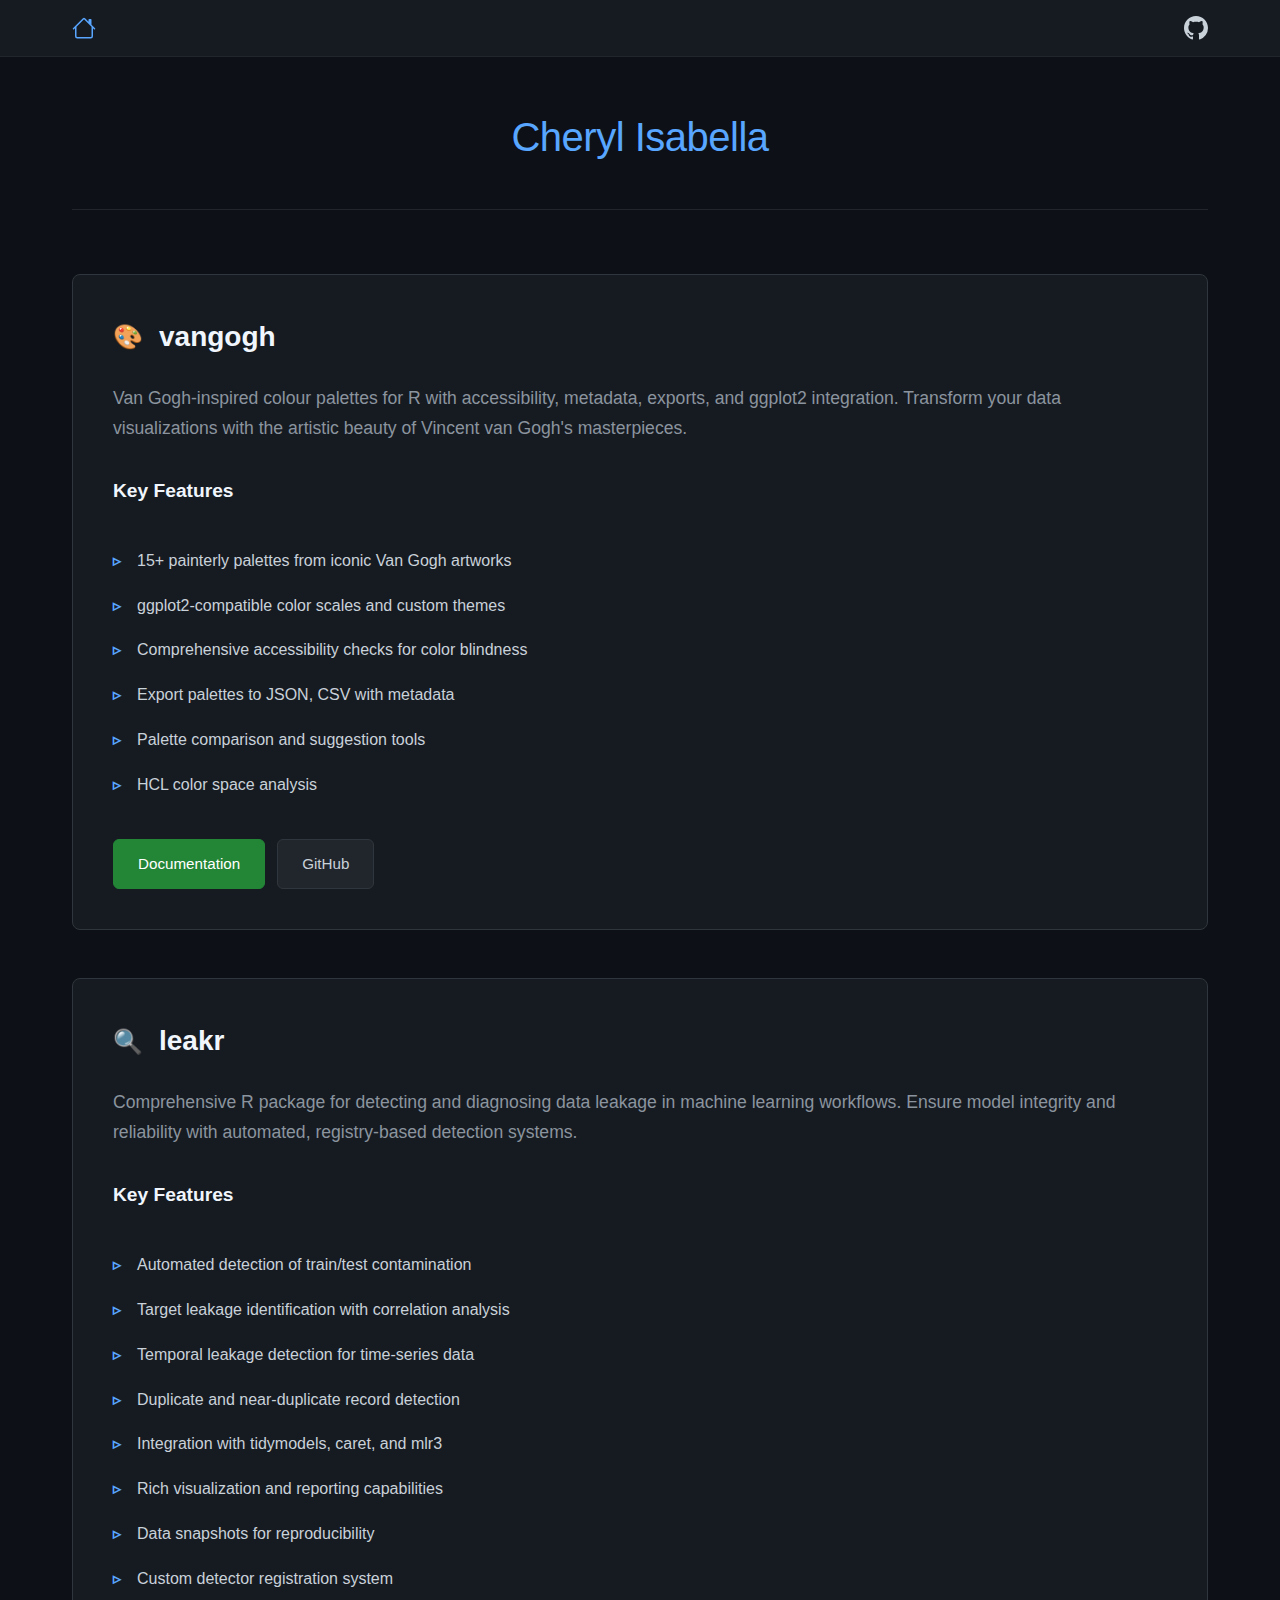
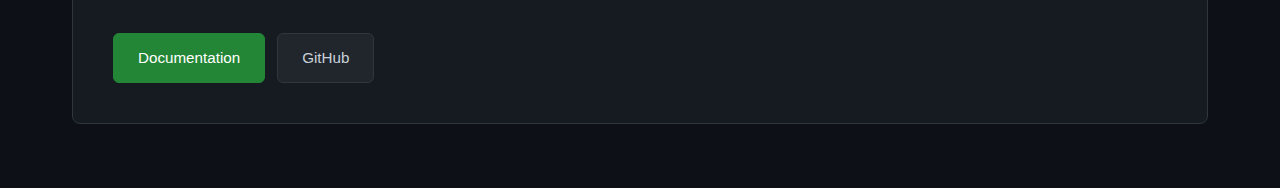
<file: index.html>
<!DOCTYPE html>
<html lang="en">
<head>
    <meta charset="UTF-8">
    <meta name="viewport" content="width=device-width, initial-scale=1.0">
    <title>Cheryl Isabella</title>
    <link rel="stylesheet" href="css/style.css">
</head>
<body>
    <nav class="navbar">
        <div class="container">
            <a href="index.html" class="nav-brand home-icon">
                <svg height="24" width="24" viewBox="0 0 16 16" fill="currentColor">
                    <path d="M8.707 1.5a1 1 0 0 0-1.414 0L.646 8.146a.5.5 0 0 0 .708.708L2 8.207V13.5A1.5 1.5 0 0 0 3.5 15h9a1.5 1.5 0 0 0 1.5-1.5V8.207l.646.647a.5.5 0 0 0 .708-.708L13 5.793V2.5a.5.5 0 0 0-.5-.5h-1a.5.5 0 0 0-.5.5v1.293L8.707 1.5ZM13 7.207V13.5a.5.5 0 0 1-.5.5h-9a.5.5 0 0 1-.5-.5V7.207l5-5 5 5Z"/>
                </svg>
            </a>
            <div class="nav-links">
                <a href="https://github.com/cherylisabella" target="_blank" class="github-icon">
                    <svg height="24" width="24" viewBox="0 0 16 16" fill="currentColor">
                        <path d="M8 0C3.58 0 0 3.58 0 8c0 3.54 2.29 6.53 5.47 7.59.4.07.55-.17.55-.38 0-.19-.01-.82-.01-1.49-2.01.37-2.53-.49-2.69-.94-.09-.23-.48-.94-.82-1.13-.28-.15-.68-.52-.01-.53.63-.01 1.08.58 1.23.82.72 1.21 1.87.87 2.33.66.07-.52.28-.87.51-1.07-1.78-.2-3.64-.89-3.64-3.95 0-.87.31-1.59.82-2.15-.08-.2-.36-1.02.08-2.12 0 0 .67-.21 2.2.82.64-.18 1.32-.27 2-.27.68 0 1.36.09 2 .27 1.53-1.04 2.2-.82 2.2-.82.44 1.1.16 1.92.08 2.12.51.56.82 1.27.82 2.15 0 3.07-1.87 3.75-3.65 3.95.29.25.54.73.54 1.48 0 1.07-.01 1.93-.01 2.2 0 .21.15.46.55.38A8.013 8.013 0 0016 8c0-4.42-3.58-8-8-8z"></path>
                    </svg>
                </a>
            </div>
        </div>
    </nav>

    <div class="container">
        <header>
            <h1>Cheryl Isabella</h1>
        </header>

        <div class="packages">
            <!-- Van Gogh Package -->
            <div class="package">
                <div class="package-header">
                    <span class="package-icon">🎨</span>
                    <h2 class="package-title">vangogh</h2>
                </div>
                
                <p class="package-description">
                    Van Gogh-inspired colour palettes for R with accessibility, metadata, exports, and ggplot2 integration. Transform your data visualizations with the artistic beauty of Vincent van Gogh's masterpieces.
                </p>

                <h3>Key Features</h3>
                <ul class="features">
                    <li>15+ painterly palettes from iconic Van Gogh artworks</li>
                    <li>ggplot2-compatible color scales and custom themes</li>
                    <li>Comprehensive accessibility checks for color blindness</li>
                    <li>Export palettes to JSON, CSV with metadata</li>
                    <li>Palette comparison and suggestion tools</li>
                    <li>HCL color space analysis</li>
                </ul>

                <div class="buttons">
                    <a href="docs/packages/vangogh/index.html" class="btn btn-primary">
                        <span>Documentation</span>
                    </a>
                    <a href="https://github.com/cherylisabella/vangogh" class="btn" target="_blank">
                        <span>GitHub</span>
                    </a>
                </div>
            </div>

            <!-- Leakr Package -->
            <div class="package">
                <div class="package-header">
                    <span class="package-icon">🔍</span>
                    <h2 class="package-title">leakr</h2>
                </div>
                
                <p class="package-description">
                    Comprehensive R package for detecting and diagnosing data leakage in machine learning workflows. Ensure model integrity and reliability with automated, registry-based detection systems.
                </p>

                <h3>Key Features</h3>
                <ul class="features">
                    <li>Automated detection of train/test contamination</li>
                    <li>Target leakage identification with correlation analysis</li>
                    <li>Temporal leakage detection for time-series data</li>
                    <li>Duplicate and near-duplicate record detection</li>
                    <li>Integration with tidymodels, caret, and mlr3</li>
                    <li>Rich visualization and reporting capabilities</li>
                    <li>Data snapshots for reproducibility</li>
                    <li>Custom detector registration system</li>
                </ul>

                <div class="buttons">
                    <a href="docs/packages/leakr/index.html" class="btn btn-primary">
                        <span>Documentation</span>
                    </a>
                    <a href="https://github.com/cherylisabella/leakr" class="btn" target="_blank">
                        <span>GitHub</span>
                    </a>
                </div>
            </div>
        </div>
    </div>
</body>
</html>
</file>
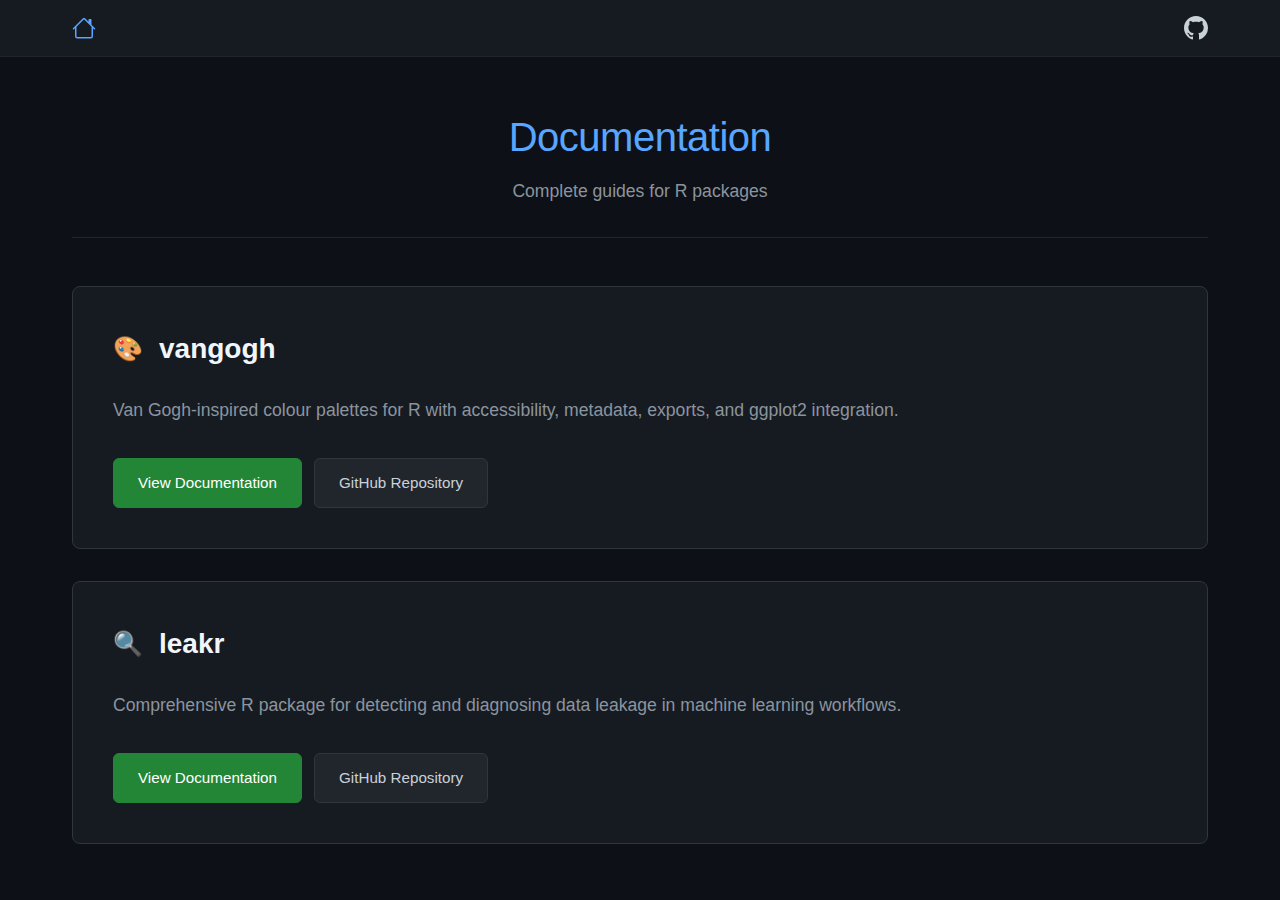
<file: docs/index.html>
<!DOCTYPE html>
<html lang="en">
<head>
    <meta charset="UTF-8">
    <meta name="viewport" content="width=device-width, initial-scale=1.0">
    <title>Documentation - Cheryl Isabella</title>
    <link rel="stylesheet" href="../css/style.css">
</head>
<body>
    <nav class="navbar">
        <div class="container">
            <a href="../index.html" class="nav-brand home-icon">
                <svg height="24" width="24" viewBox="0 0 16 16" fill="currentColor">
                    <path d="M8.707 1.5a1 1 0 0 0-1.414 0L.646 8.146a.5.5 0 0 0 .708.708L2 8.207V13.5A1.5 1.5 0 0 0 3.5 15h9a1.5 1.5 0 0 0 1.5-1.5V8.207l.646.647a.5.5 0 0 0 .708-.708L13 5.793V2.5a.5.5 0 0 0-.5-.5h-1a.5.5 0 0 0-.5.5v1.293L8.707 1.5ZM13 7.207V13.5a.5.5 0 0 1-.5.5h-9a.5.5 0 0 1-.5-.5V7.207l5-5 5 5Z"/>
                </svg>
            </a>
            <div class="nav-links">
                <a href="https://github.com/cherylisabella" target="_blank" class="github-icon">
                    <svg height="24" width="24" viewBox="0 0 16 16" fill="currentColor">
                        <path d="M8 0C3.58 0 0 3.58 0 8c0 3.54 2.29 6.53 5.47 7.59.4.07.55-.17.55-.38 0-.19-.01-.82-.01-1.49-2.01.37-2.53-.49-2.69-.94-.09-.23-.48-.94-.82-1.13-.28-.15-.68-.52-.01-.53.63-.01 1.08.58 1.23.82.72 1.21 1.87.87 2.33.66.07-.52.28-.87.51-1.07-1.78-.2-3.64-.89-3.64-3.95 0-.87.31-1.59.82-2.15-.08-.2-.36-1.02.08-2.12 0 0 .67-.21 2.2.82.64-.18 1.32-.27 2-.27.68 0 1.36.09 2 .27 1.53-1.04 2.2-.82 2.2-.82.44 1.1.16 1.92.08 2.12.51.56.82 1.27.82 2.15 0 3.07-1.87 3.75-3.65 3.95.29.25.54.73.54 1.48 0 1.07-.01 1.93-.01 2.2 0 .21.15.46.55.38A8.013 8.013 0 0016 8c0-4.42-3.58-8-8-8z"></path>
                    </svg>
                </a>
            </div>
        </div>
    </nav>

    <div class="container">
        <header>
            <h1>Documentation</h1>
            <p class="subtitle">Complete guides for R packages</p>
        </header>

        <div class="packages packages-compact">
            <div class="package">
                <div class="package-header">
                    <span class="package-icon">🎨</span>
                    <h2 class="package-title">vangogh</h2>
                </div>
                
                <p class="package-description">
                    Van Gogh-inspired colour palettes for R with accessibility, metadata, exports, and ggplot2 integration.
                </p>

                <div class="buttons">
                    <a href="packages/vangogh/index.html" class="btn btn-primary">
                        <span>View Documentation</span>
                    </a>
                    <a href="https://github.com/cherylisabella/vangogh" class="btn" target="_blank">
                        <span>GitHub Repository</span>
                    </a>
                </div>
            </div>

            <div class="package">
                <div class="package-header">
                    <span class="package-icon">🔍</span>
                    <h2 class="package-title">leakr</h2>
                </div>
                
                <p class="package-description">
                    Comprehensive R package for detecting and diagnosing data leakage in machine learning workflows.
                </p>

                <div class="buttons">
                    <a href="packages/leakr/index.html" class="btn btn-primary">
                        <span>View Documentation</span>
                    </a>
                    <a href="https://github.com/cherylisabella/leakr" class="btn" target="_blank">
                        <span>GitHub Repository</span>
                    </a>
                </div>
            </div>
        </div>
    </div>
</body>
</html>
</file>
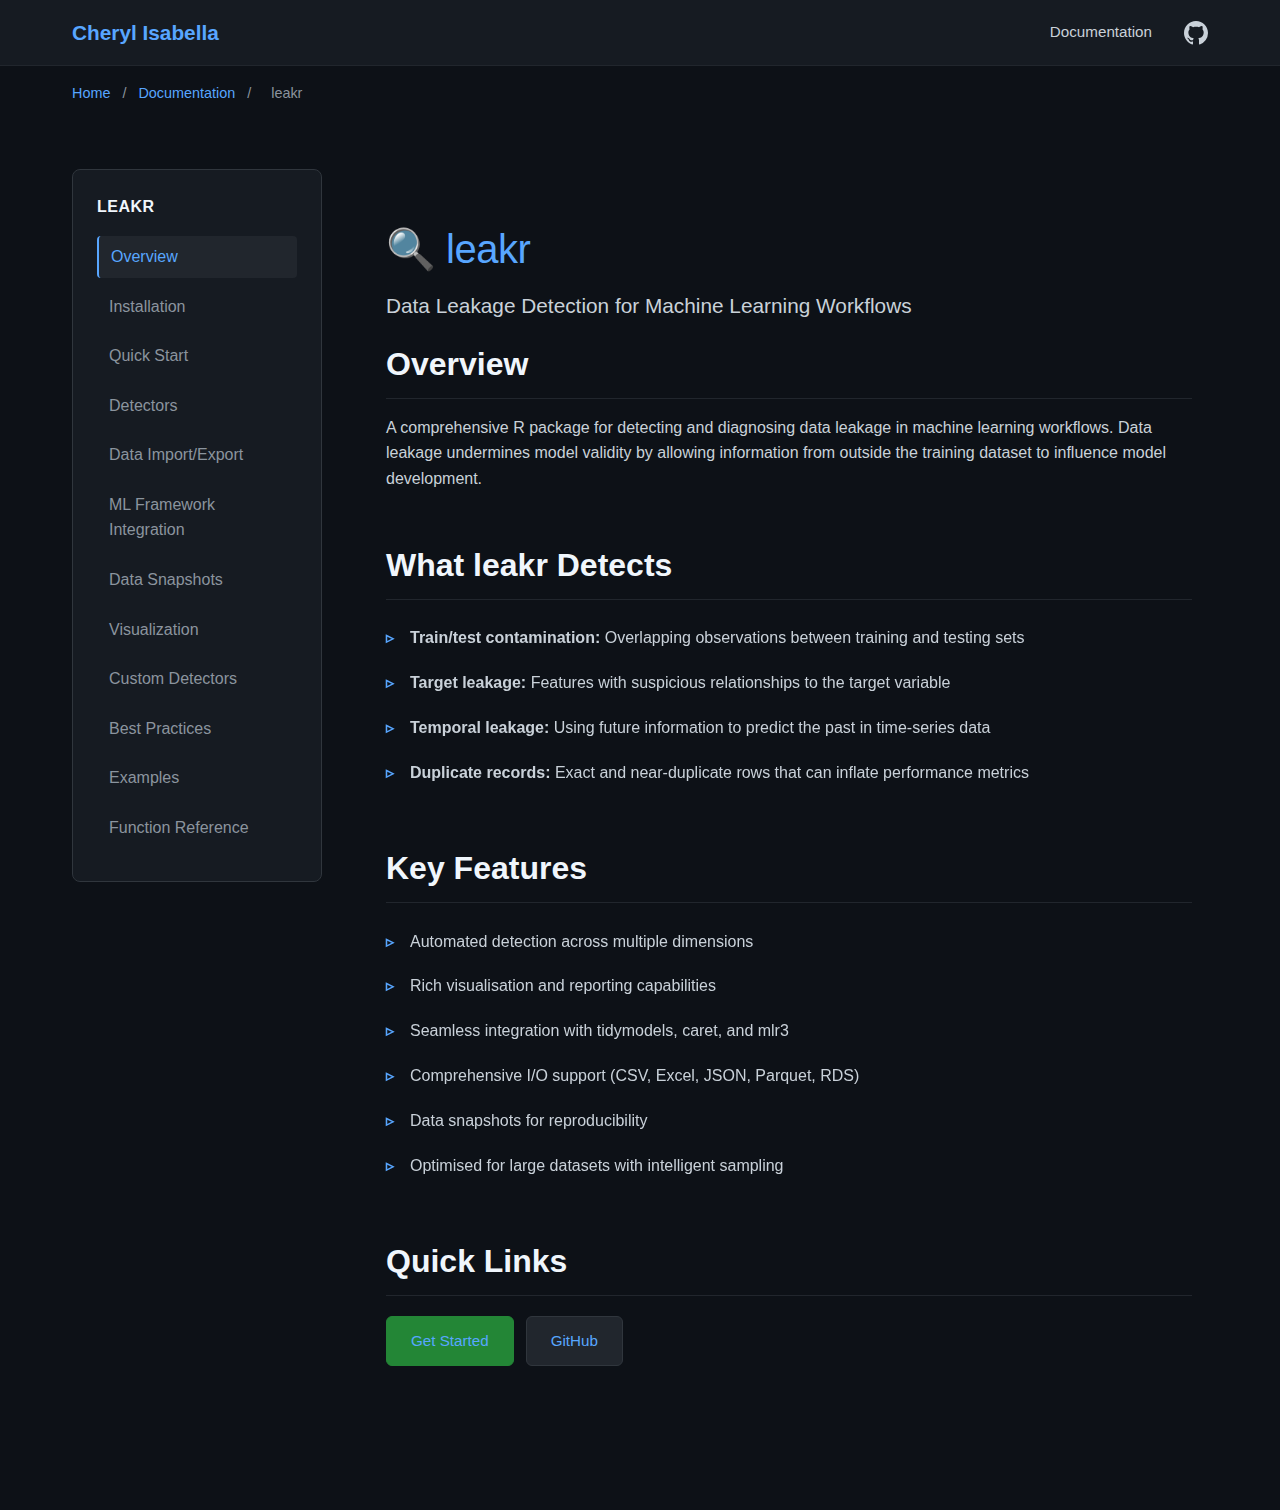
<file: packages/leakr/index.html>
<!DOCTYPE html>
<html lang="en">
<head>
    <meta charset="UTF-8">
    <meta name="viewport" content="width=device-width, initial-scale=1.0">
    <title>leakr Documentation</title>
    <link rel="stylesheet" href="../../../css/style.css">
</head>
<body>
    <nav class="navbar">
        <div class="container">
            <a href="../../../index.html" class="nav-brand">Cheryl Isabella</a>
            <div class="nav-links">
                <a href="../../index.html">Documentation</a>
                <a href="https://github.com/cherylisabella" target="_blank" class="github-icon">
                    <svg height="24" width="24" viewBox="0 0 16 16" fill="currentColor">
                        <path d="M8 0C3.58 0 0 3.58 0 8c0 3.54 2.29 6.53 5.47 7.59.4.07.55-.17.55-.38 0-.19-.01-.82-.01-1.49-2.01.37-2.53-.49-2.69-.94-.09-.23-.48-.94-.82-1.13-.28-.15-.68-.52-.01-.53.63-.01 1.08.58 1.23.82.72 1.21 1.87.87 2.33.66.07-.52.28-.87.51-1.07-1.78-.2-3.64-.89-3.64-3.95 0-.87.31-1.59.82-2.15-.08-.2-.36-1.02.08-2.12 0 0 .67-.21 2.2.82.64-.18 1.32-.27 2-.27.68 0 1.36.09 2 .27 1.53-1.04 2.2-.82 2.2-.82.44 1.1.16 1.92.08 2.12.51.56.82 1.27.82 2.15 0 3.07-1.87 3.75-3.65 3.95.29.25.54.73.54 1.48 0 1.07-.01 1.93-.01 2.2 0 .21.15.46.55.38A8.013 8.013 0 0016 8c0-4.42-3.58-8-8-8z"></path>
                    </svg>
                </a>
            </div>
        </div>
    </nav>

    <div class="container">
        <div class="breadcrumb">
            <a href="../../../index.html">Home</a>
            <span>/</span>
            <a href="../../index.html">Documentation</a>
            <span>/</span>
            <span>leakr</span>
        </div>

        <div class="doc-layout">
            <aside class="sidebar">
                <nav class="sidebar-nav">
                    <h3>leakr</h3>
                    <ul>
                        <li><a href="index.html" class="active">Overview</a></li>
                        <li><a href="installation.html">Installation</a></li>
                        <li><a href="quick-start.html">Quick Start</a></li>
                        <li><a href="detectors.html">Detectors</a></li>
                        <li><a href="data-io.html">Data Import/Export</a></li>
                        <li><a href="ml-integration.html">ML Framework Integration</a></li>
                        <li><a href="snapshots.html">Data Snapshots</a></li>
                        <li><a href="visualization.html">Visualization</a></li>
                        <li><a href="custom-detectors.html">Custom Detectors</a></li>
                        <li><a href="best-practices.html">Best Practices</a></li>
                        <li><a href="examples.html">Examples</a></li>
                        <li><a href="function-reference.html">Function Reference</a></li>
                    </ul>
                </nav>
            </aside>

            <main class="doc-content">
                <h1>🔍 leakr</h1>
                <p class="doc-subtitle">Data Leakage Detection for Machine Learning Workflows</p>

                <section>
                    <h2>Overview</h2>
                    <p>A comprehensive R package for detecting and diagnosing data leakage in machine learning workflows. Data leakage undermines model validity by allowing information from outside the training dataset to influence model development.</p>
                </section>

                <section>
                    <h2>What leakr Detects</h2>
                    <ul class="features">
                        <li><strong>Train/test contamination:</strong> Overlapping observations between training and testing sets</li>
                        <li><strong>Target leakage:</strong> Features with suspicious relationships to the target variable</li>
                        <li><strong>Temporal leakage:</strong> Using future information to predict the past in time-series data</li>
                        <li><strong>Duplicate records:</strong> Exact and near-duplicate rows that can inflate performance metrics</li>
                    </ul>
                </section>

                <section>
                    <h2>Key Features</h2>
                    <ul class="features">
                        <li>Automated detection across multiple dimensions</li>
                        <li>Rich visualisation and reporting capabilities</li>
                        <li>Seamless integration with tidymodels, caret, and mlr3</li>
                        <li>Comprehensive I/O support (CSV, Excel, JSON, Parquet, RDS)</li>
                        <li>Data snapshots for reproducibility</li>
                        <li>Optimised for large datasets with intelligent sampling</li>
                    </ul>
                </section>

                <section>
                    <h2>Quick Links</h2>
                    <div class="buttons">
                        <a href="installation.html" class="btn btn-primary">Get Started</a>
                        <a href="https://github.com/cherylisabella/leakr" class="btn" target="_blank">GitHub</a>
                    </div>
                </section>
            </main>
        </div>
    </div>
</body>
</html>
</file>
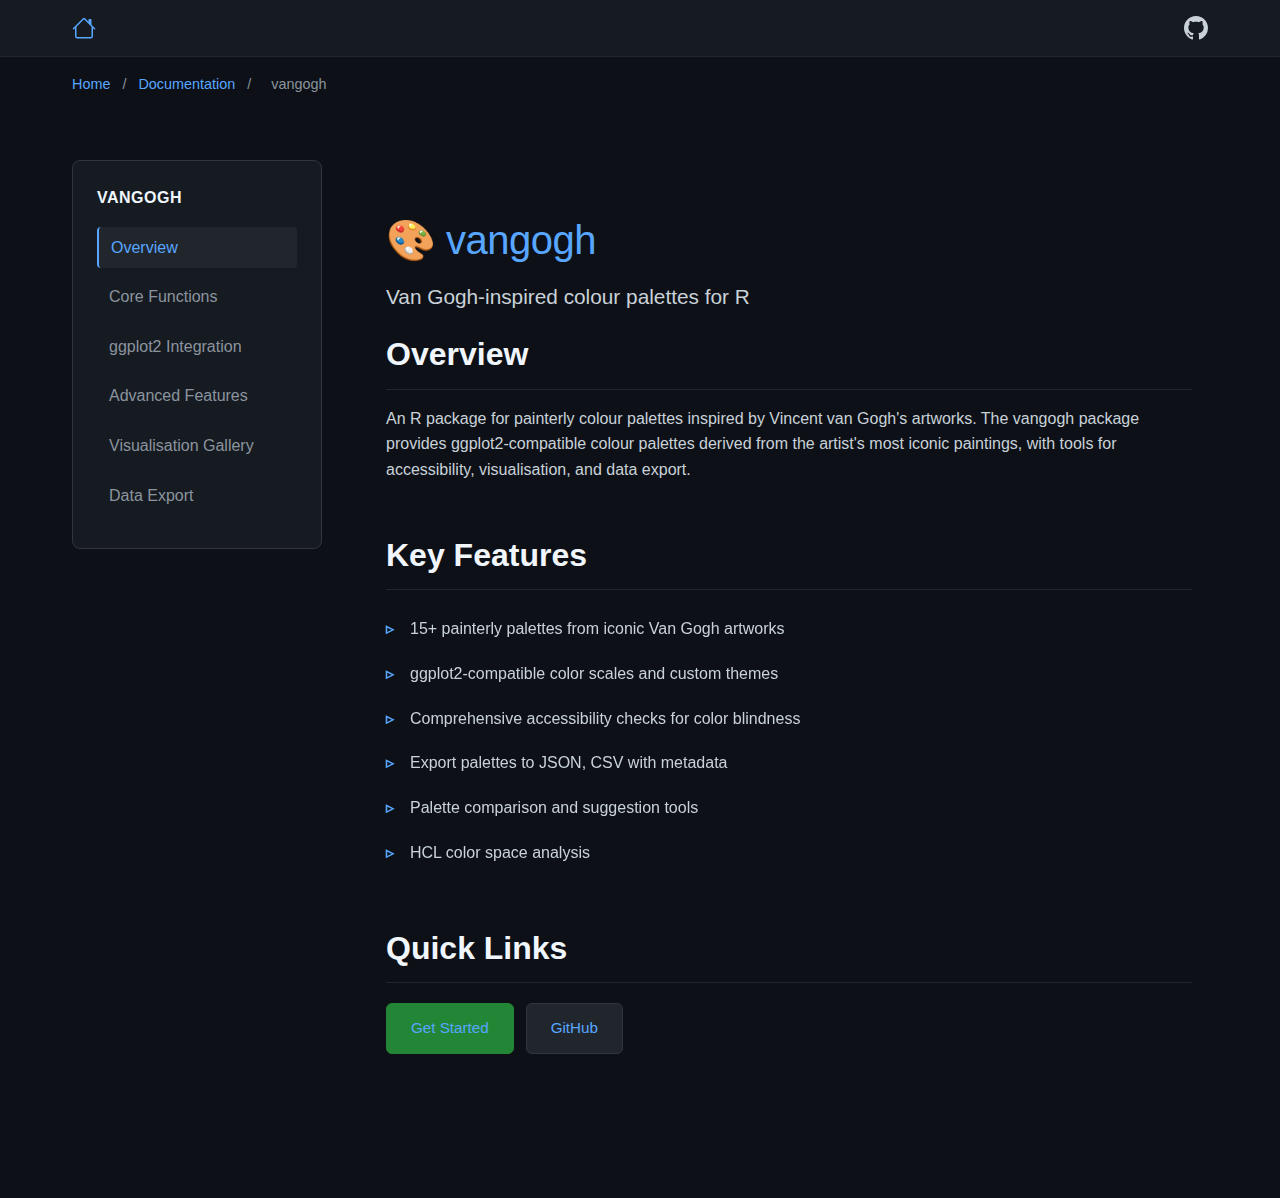
<file: packages/vangogh/index.html>
<!DOCTYPE html>
<html lang="en">
<head>
    <meta charset="UTF-8">
    <meta name="viewport" content="width=device-width, initial-scale=1.0">
    <title>vangogh Documentation</title>
    <link rel="stylesheet" href="../../css/style.css">
</head>
<body>
    <nav class="navbar">
        <div class="container">
            <a href="../../../index.html" class="nav-brand home-icon">
                <svg height="24" width="24" viewBox="0 0 16 16" fill="currentColor">
                    <path d="M8.707 1.5a1 1 0 0 0-1.414 0L.646 8.146a.5.5 0 0 0 .708.708L2 8.207V13.5A1.5 1.5 0 0 0 3.5 15h9a1.5 1.5 0 0 0 1.5-1.5V8.207l.646.647a.5.5 0 0 0 .708-.708L13 5.793V2.5a.5.5 0 0 0-.5-.5h-1a.5.5 0 0 0-.5.5v1.293L8.707 1.5ZM13 7.207V13.5a.5.5 0 0 1-.5.5h-9a.5.5 0 0 1-.5-.5V7.207l5-5 5 5Z"/>
                </svg>
            </a>
            <div class="nav-links">
                <a href="https://github.com/cherylisabella" target="_blank" class="github-icon">
                    <svg height="24" width="24" viewBox="0 0 16 16" fill="currentColor">
                        <path d="M8 0C3.58 0 0 3.58 0 8c0 3.54 2.29 6.53 5.47 7.59.4.07.55-.17.55-.38 0-.19-.01-.82-.01-1.49-2.01.37-2.53-.49-2.69-.94-.09-.23-.48-.94-.82-1.13-.28-.15-.68-.52-.01-.53.63-.01 1.08.58 1.23.82.72 1.21 1.87.87 2.33.66.07-.52.28-.87.51-1.07-1.78-.2-3.64-.89-3.64-3.95 0-.87.31-1.59.82-2.15-.08-.2-.36-1.02.08-2.12 0 0 .67-.21 2.2.82.64-.18 1.32-.27 2-.27.68 0 1.36.09 2 .27 1.53-1.04 2.2-.82 2.2-.82.44 1.1.16 1.92.08 2.12.51.56.82 1.27.82 2.15 0 3.07-1.87 3.75-3.65 3.95.29.25.54.73.54 1.48 0 1.07-.01 1.93-.01 2.2 0 .21.15.46.55.38A8.013 8.013 0 0016 8c0-4.42-3.58-8-8-8z"></path>
                    </svg>
                </a>
            </div>
        </div>
    </nav>

    <div class="container">
        <div class="breadcrumb">
            <a href="../../../index.html">Home</a>
            <span>/</span>
            <a href="../../index.html">Documentation</a>
            <span>/</span>
            <span>vangogh</span>
        </div>

        <div class="doc-layout">
            <aside class="sidebar">
                <nav class="sidebar-nav">
                    <h3>vangogh</h3>
                    <ul>
                        <li><a href="index.html" class="active">Overview</a></li>
                        <li><a href="functions.html">Core Functions</a></li>
                        <li><a href="ggplot2.html">ggplot2 Integration</a></li>
                        <li><a href="analysis.html">Advanced Features</a></li>
                        <li><a href="gallery.html">Visualisation Gallery</a></li>
                        <li><a href="export.html">Data Export</a></li>
                    </ul>
                </nav>
            </aside>

            <main class="doc-content">
                <h1>🎨 vangogh</h1>
                <p class="doc-subtitle">Van Gogh-inspired colour palettes for R</p>

                <section>
                    <h2>Overview</h2>
                    <p>An R package for painterly colour palettes inspired by Vincent van Gogh's artworks. The vangogh package provides ggplot2-compatible colour palettes derived from the artist's most iconic paintings, with tools for accessibility, visualisation, and data export.</p>
                </section>

                <section>
                    <h2>Key Features</h2>
                    <ul class="features">
                        <li>15+ painterly palettes from iconic Van Gogh artworks</li>
                        <li>ggplot2-compatible color scales and custom themes</li>
                        <li>Comprehensive accessibility checks for color blindness</li>
                        <li>Export palettes to JSON, CSV with metadata</li>
                        <li>Palette comparison and suggestion tools</li>
                        <li>HCL color space analysis</li>
                    </ul>
                </section>

                <section>
                    <h2>Quick Links</h2>
                    <div class="buttons">
                        <a href="installation.html" class="btn btn-primary">Get Started</a>
                        <a href="https://github.com/cherylisabella/vangogh" class="btn" target="_blank">GitHub</a>
                    </div>
                </section>
            </main>
        </div>
    </div>
</body>
</html>
</file>
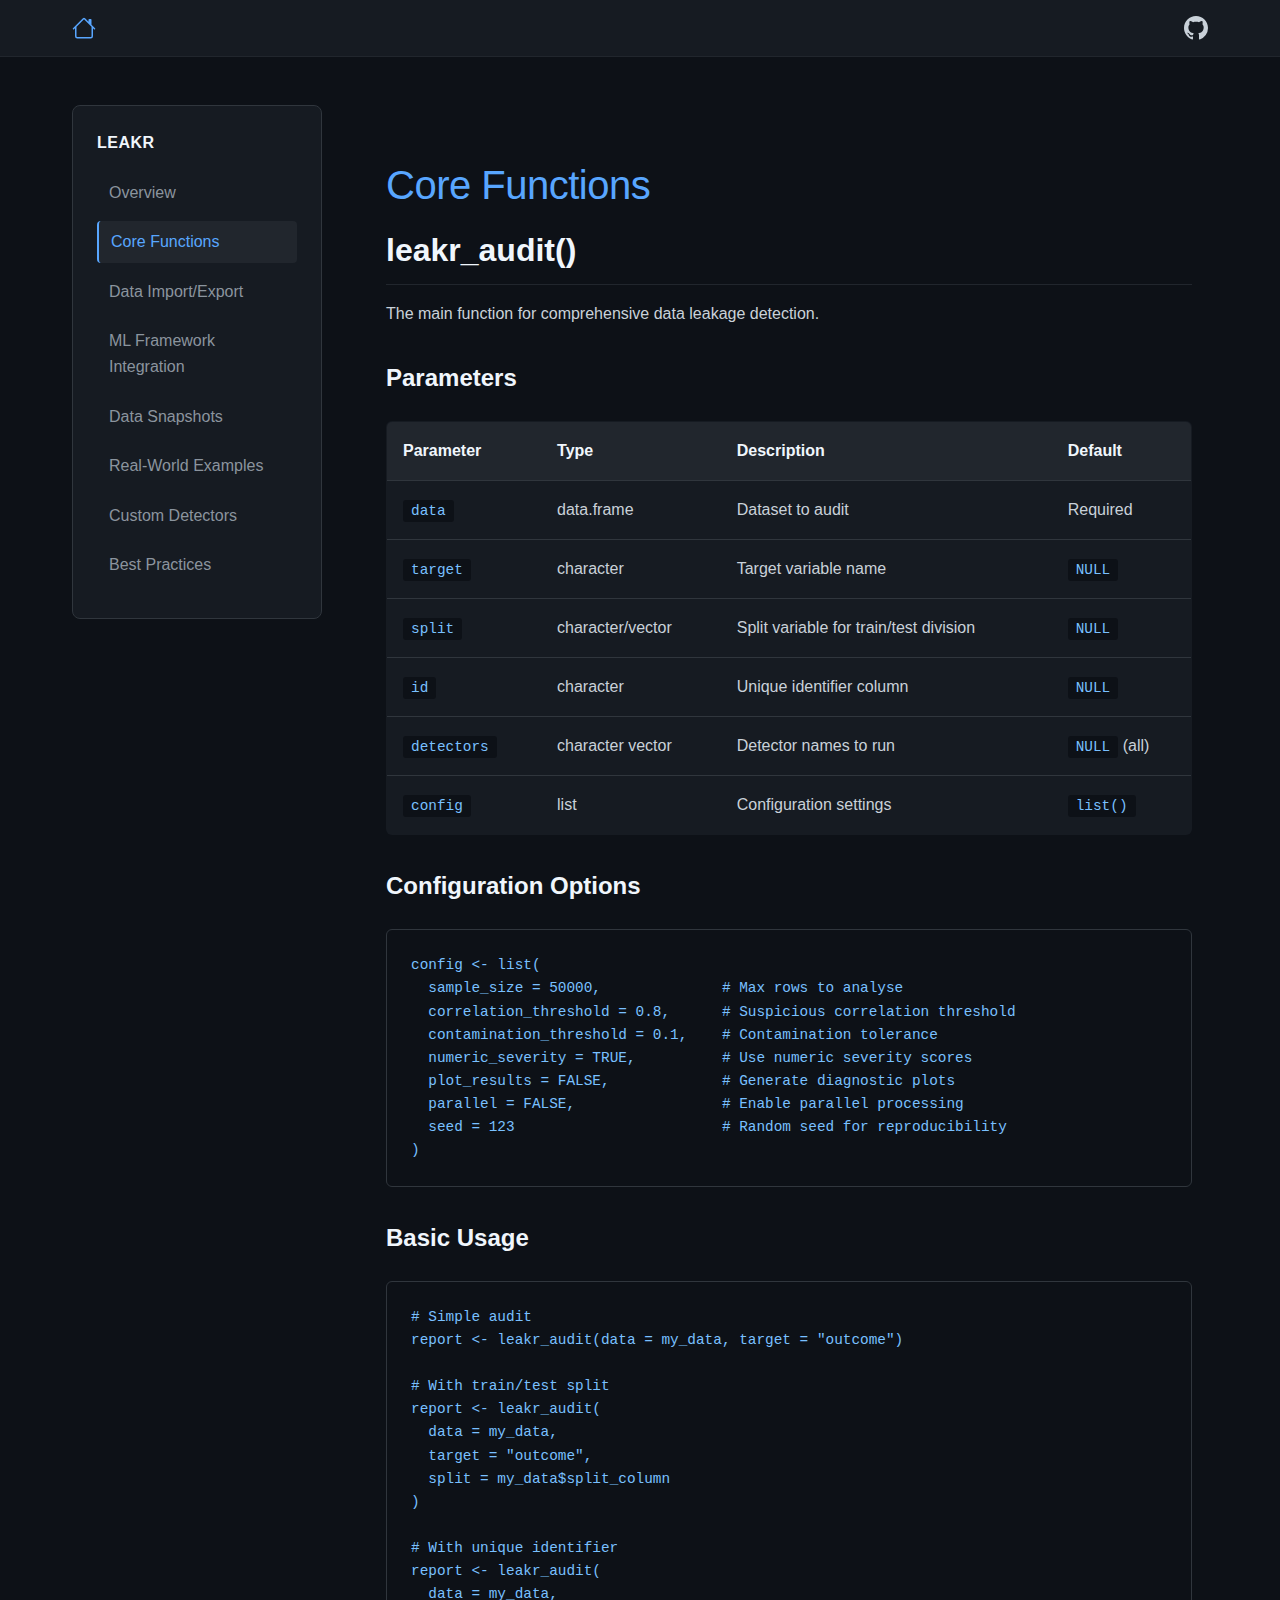
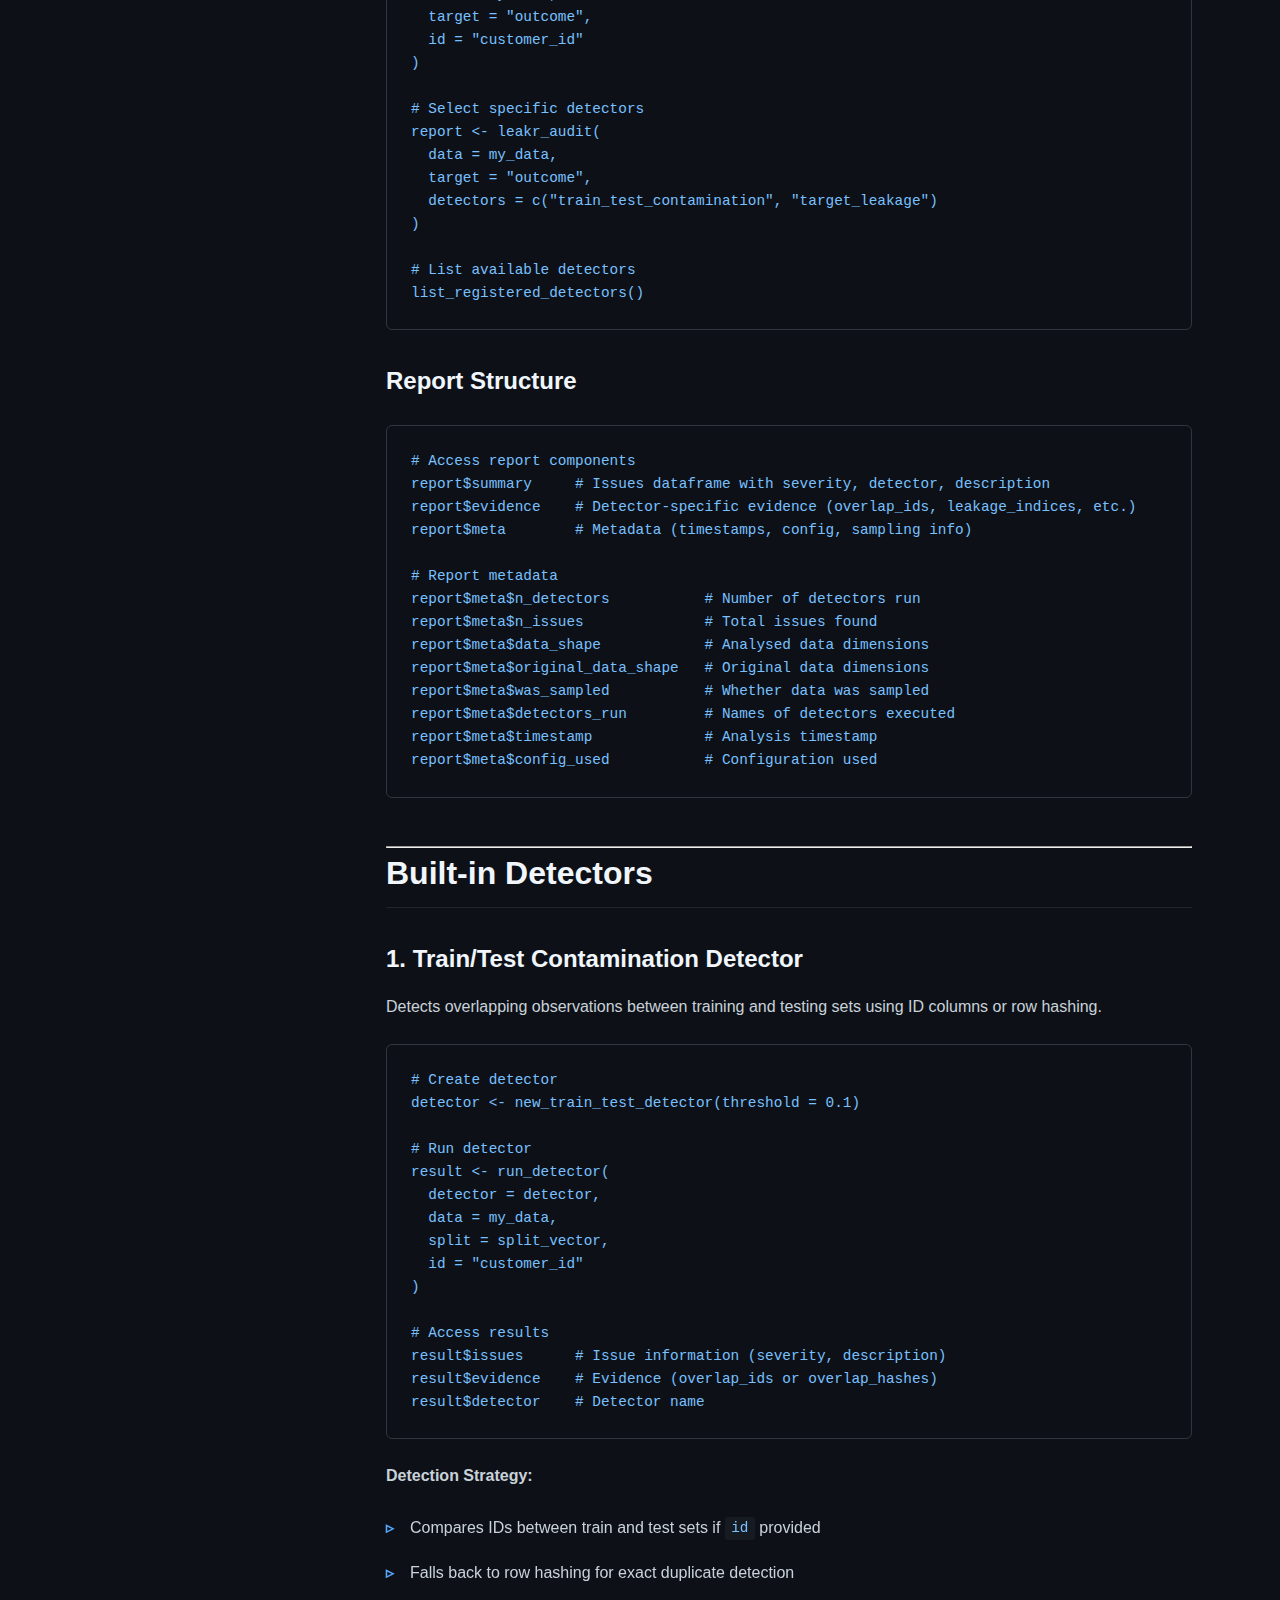
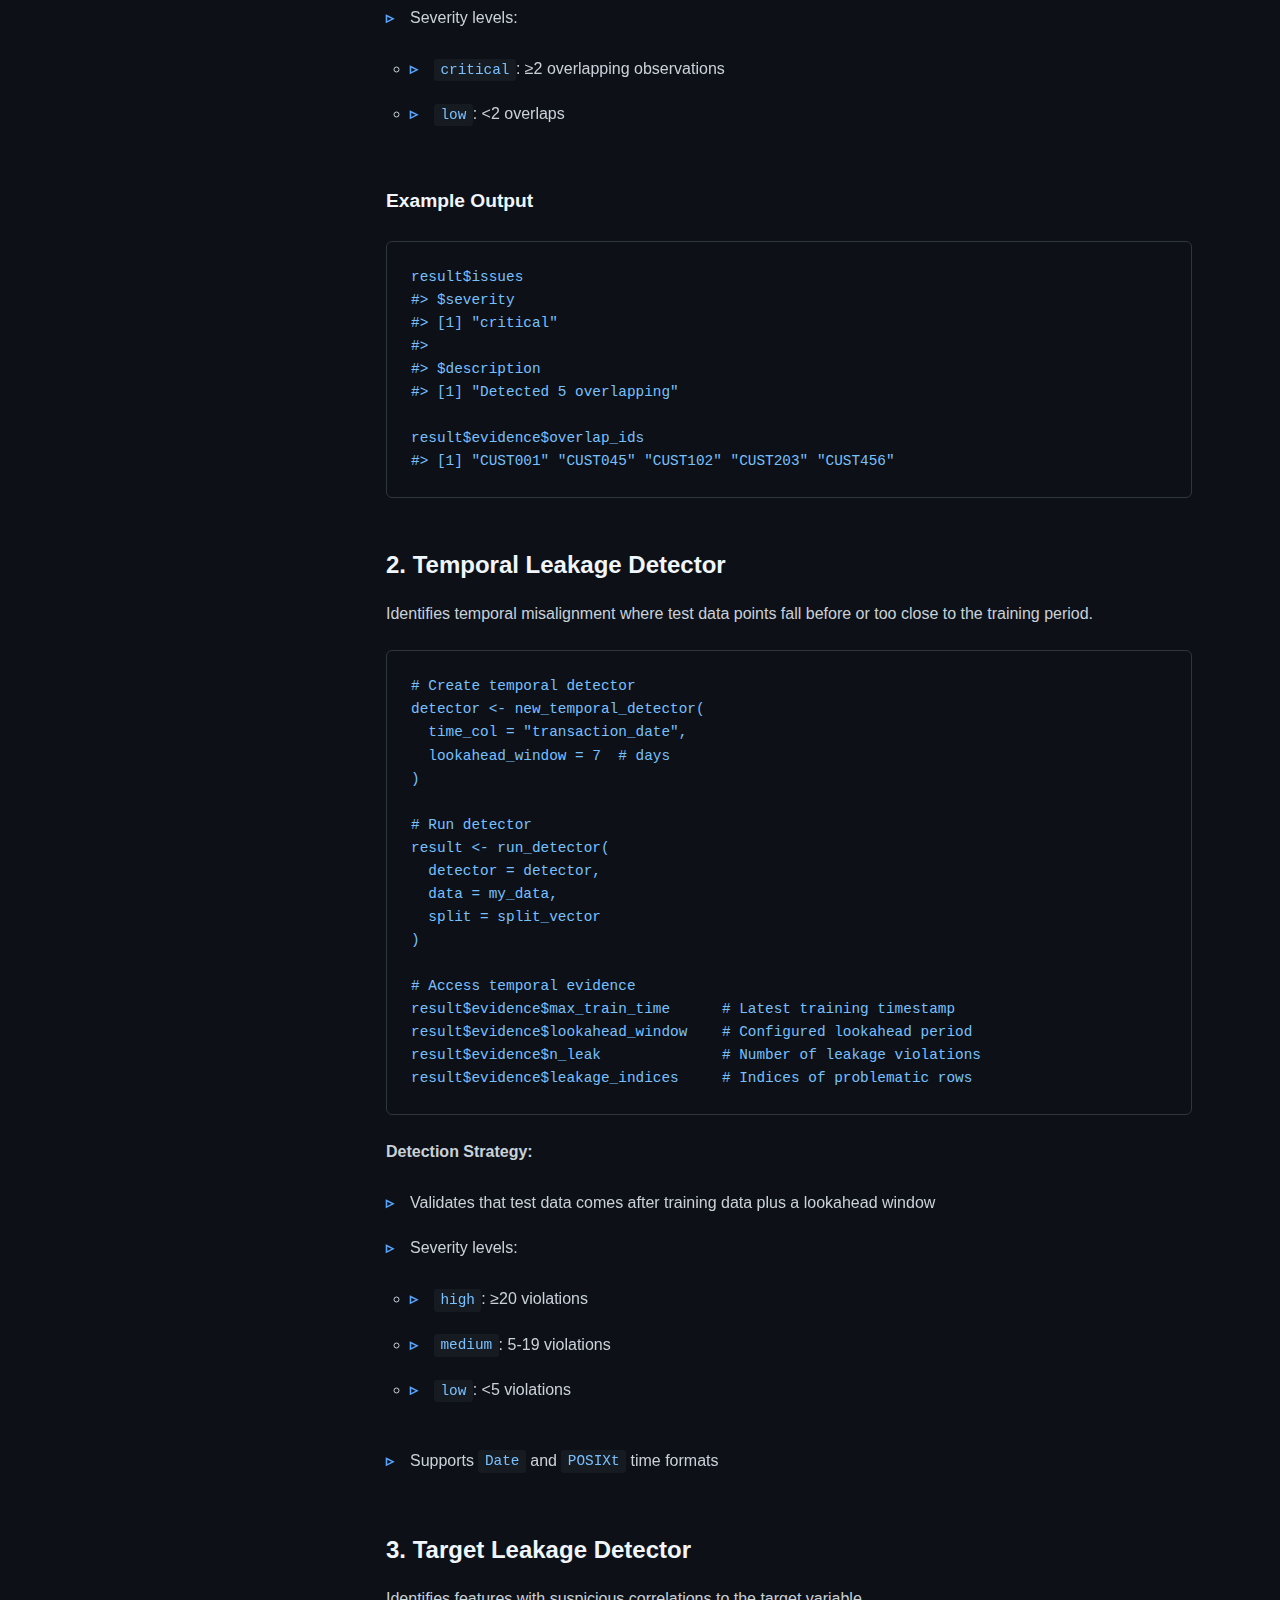
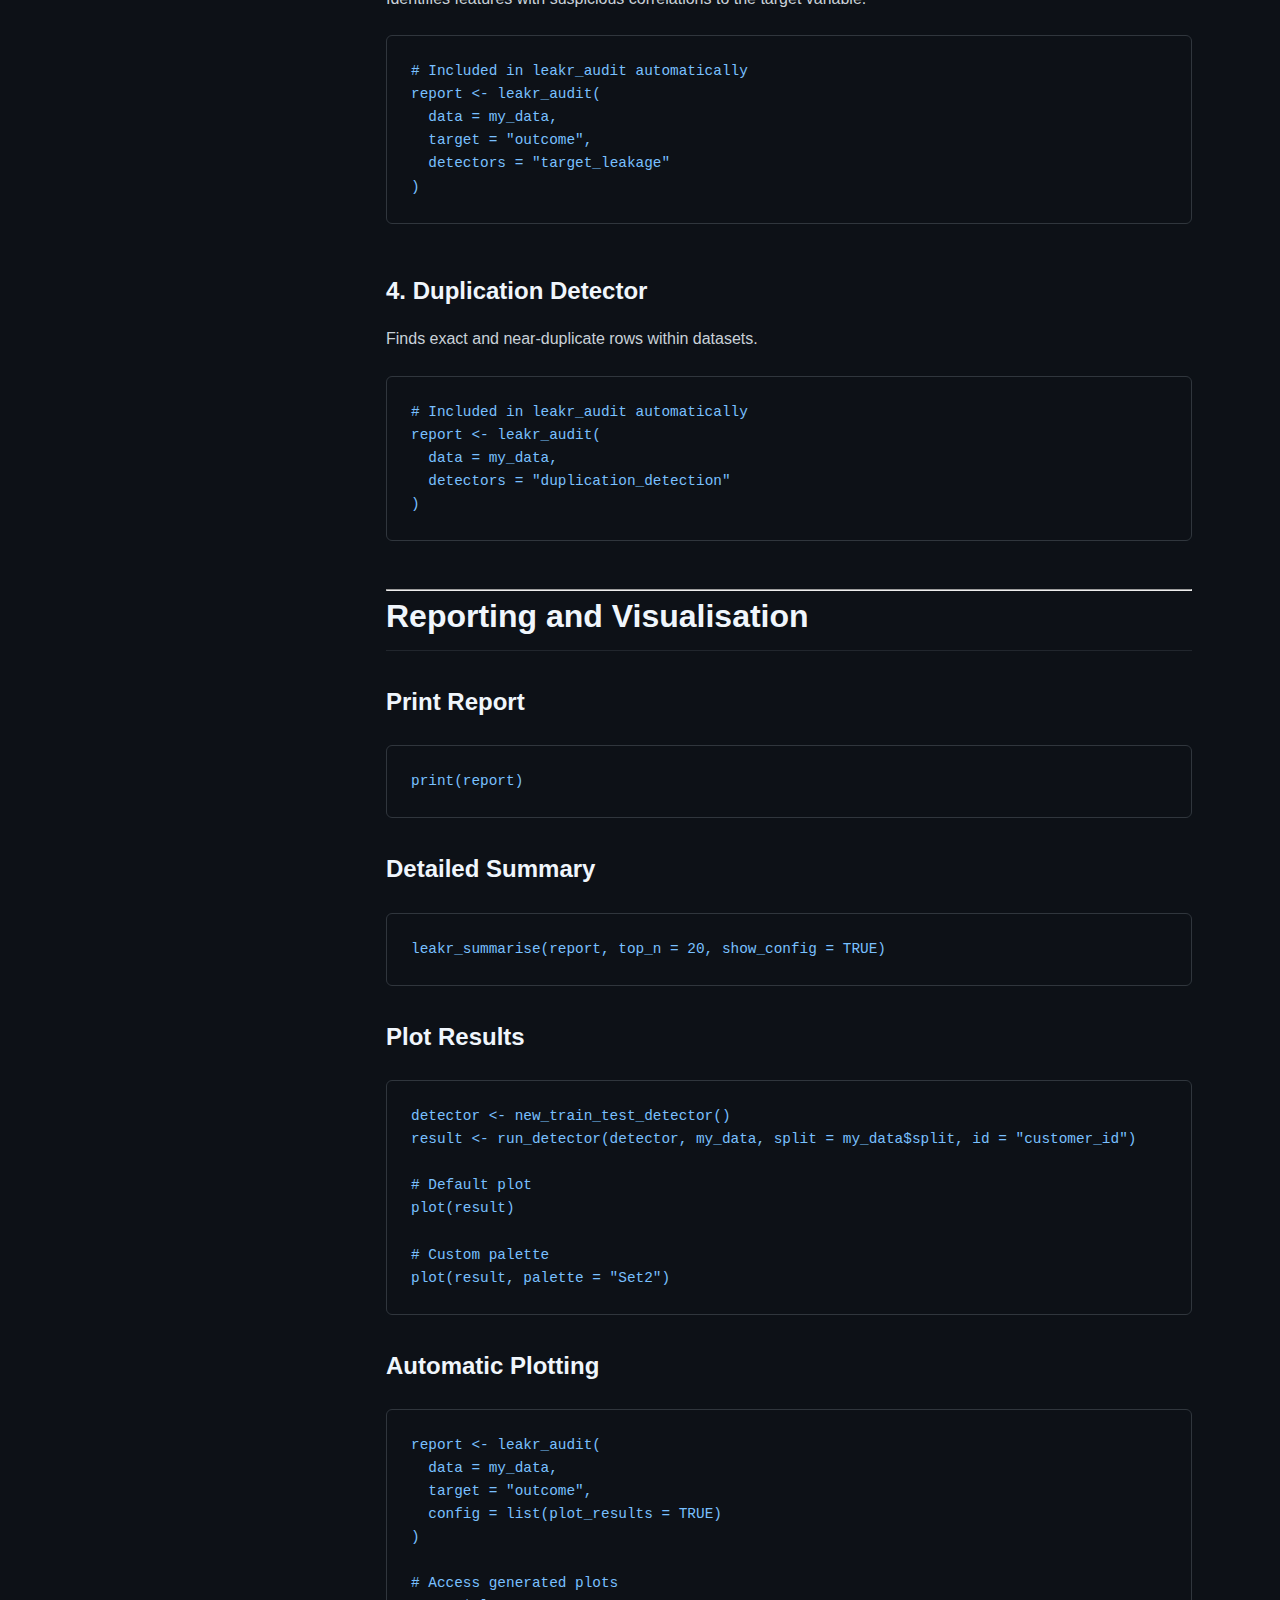
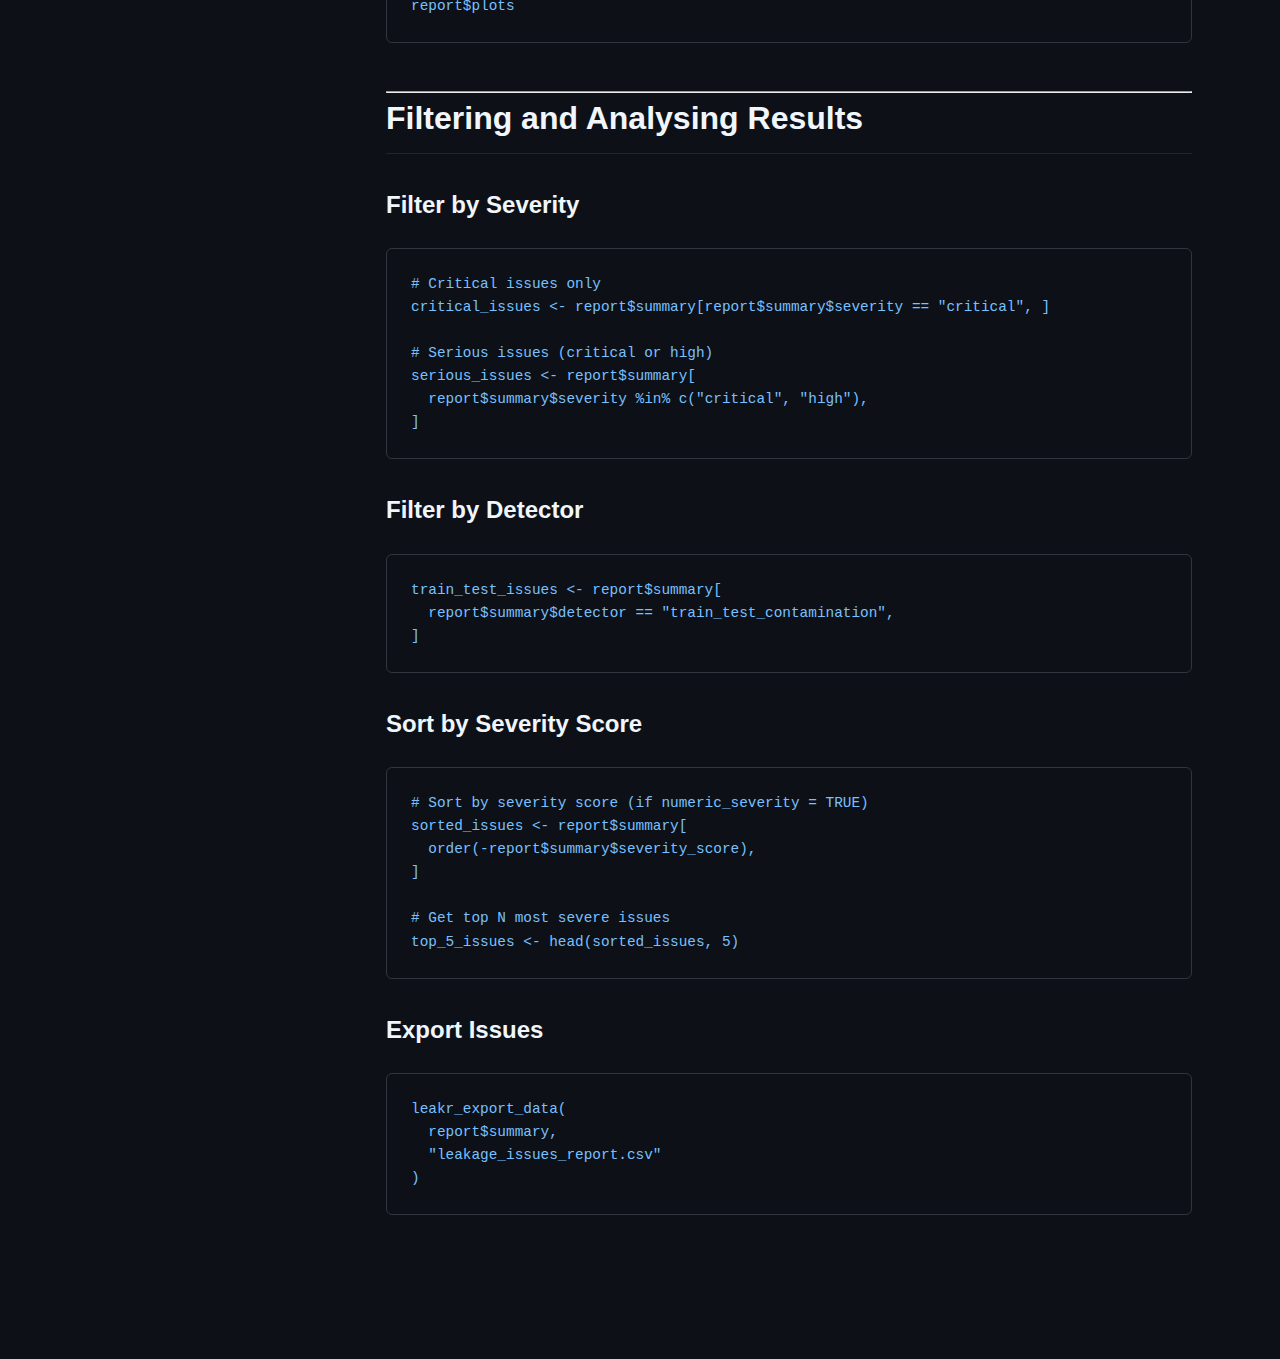
<file: packages/leakr/core-functions.html>
<!DOCTYPE html>
<html lang="en">
<head>
    <meta charset="UTF-8">
    <meta name="viewport" content="width=device-width, initial-scale=1.0">
    <title>Core Functions - leakr</title>
    <link rel="stylesheet" href="../../css/style.css">
</head>
<body>
    <nav class="navbar">
        <div class="container">
            <a href="../../index.html" class="nav-brand home-icon">
                <svg height="24" width="24" viewBox="0 0 16 16" fill="currentColor">
                    <path d="M8.707 1.5a1 1 0 0 0-1.414 0L.646 8.146a.5.5 0 0 0 .708.708L2 8.207V13.5A1.5 1.5 0 0 0 3.5 15h9a1.5 1.5 0 0 0 1.5-1.5V8.207l.646.647a.5.5 0 0 0 .708-.708L13 5.793V2.5a.5.5 0 0 0-.5-.5h-1a.5.5 0 0 0-.5.5v1.293L8.707 1.5ZM13 7.207V13.5a.5.5 0 0 1-.5.5h-9a.5.5 0 0 1-.5-.5V7.207l5-5 5 5Z"/>
                </svg>
            </a>
            <div class="nav-links">
                <a href="https://github.com/cherylisabella" target="_blank" class="github-icon">
                    <svg height="24" width="24" viewBox="0 0 16 16" fill="currentColor">
                        <path d="M8 0C3.58 0 0 3.58 0 8c0 3.54 2.29 6.53 5.47 7.59.4.07.55-.17.55-.38 0-.19-.01-.82-.01-1.49-2.01.37-2.53-.49-2.69-.94-.09-.23-.48-.94-.82-1.13-.28-.15-.68-.52-.01-.53.63-.01 1.08.58 1.23.82.72 1.21 1.87.87 2.33.66.07-.52.28-.87.51-1.07-1.78-.2-3.64-.89-3.64-3.95 0-.87.31-1.59.82-2.15-.08-.2-.36-1.02.08-2.12 0 0 .67-.21 2.2.82.64-.18 1.32-.27 2-.27.68 0 1.36.09 2 .27 1.53-1.04 2.2-.82 2.2-.82.44 1.1.16 1.92.08 2.12.51.56.82 1.27.82 2.15 0 3.07-1.87 3.75-3.65 3.95.29.25.54.73.54 1.48 0 1.07-.01 1.93-.01 2.2 0 .21.15.46.55.38A8.013 8.013 0 0016 8c0-4.42-3.58-8-8-8z"></path>
                    </svg>
                </a>
            </div>
        </div>
    </nav>

    <div class="container">
        <div class="doc-layout">
            <aside class="sidebar">
                <nav class="sidebar-nav">
                    <h3>leakr</h3>
                    <ul>
                        <li><a href="index.html">Overview</a></li>
                        <li><a href="core-functions.html" class="active">Core Functions</a></li>
                        <li><a href="data-io.html">Data Import/Export</a></li>
                        <li><a href="ml-integration.html">ML Framework Integration</a></li>
                        <li><a href="snapshots.html">Data Snapshots</a></li>
                        <li><a href="examples.html">Real-World Examples</a></li>
                        <li><a href="custom-detectors.html">Custom Detectors</a></li>
                        <li><a href="best-practices.html">Best Practices</a></li>
                    </ul>
                </nav>
            </aside>

            <main class="doc-content">
                <h1>Core Functions</h1>

                <section>
                    <h2>leakr_audit()</h2>
                    <p>The main function for comprehensive data leakage detection.</p>

                    <h3>Parameters</h3>
                    <table class="function-table">
                        <thead>
                            <tr>
                                <th>Parameter</th>
                                <th>Type</th>
                                <th>Description</th>
                                <th>Default</th>
                            </tr>
                        </thead>
                        <tbody>
                            <tr><td><code>data</code></td><td>data.frame</td><td>Dataset to audit</td><td>Required</td></tr>
                            <tr><td><code>target</code></td><td>character</td><td>Target variable name</td><td><code>NULL</code></td></tr>
                            <tr><td><code>split</code></td><td>character/vector</td><td>Split variable for train/test division</td><td><code>NULL</code></td></tr>
                            <tr><td><code>id</code></td><td>character</td><td>Unique identifier column</td><td><code>NULL</code></td></tr>
                            <tr><td><code>detectors</code></td><td>character vector</td><td>Detector names to run</td><td><code>NULL</code> (all)</td></tr>
                            <tr><td><code>config</code></td><td>list</td><td>Configuration settings</td><td><code>list()</code></td></tr>
                        </tbody>
                    </table>

                    <h3>Configuration Options</h3>
                    <pre class="code-block">config <- list(
  sample_size = 50000,              # Max rows to analyse
  correlation_threshold = 0.8,      # Suspicious correlation threshold
  contamination_threshold = 0.1,    # Contamination tolerance
  numeric_severity = TRUE,          # Use numeric severity scores
  plot_results = FALSE,             # Generate diagnostic plots
  parallel = FALSE,                 # Enable parallel processing
  seed = 123                        # Random seed for reproducibility
)</pre>

                    <h3>Basic Usage</h3>
                    <pre class="code-block"># Simple audit
report <- leakr_audit(data = my_data, target = "outcome")

# With train/test split
report <- leakr_audit(
  data = my_data,
  target = "outcome",
  split = my_data$split_column
)

# With unique identifier
report <- leakr_audit(
  data = my_data,
  target = "outcome",
  id = "customer_id"
)

# Select specific detectors
report <- leakr_audit(
  data = my_data,
  target = "outcome",
  detectors = c("train_test_contamination", "target_leakage")
)

# List available detectors
list_registered_detectors()</pre>

                    <h3>Report Structure</h3>
                    <pre class="code-block"># Access report components
report$summary     # Issues dataframe with severity, detector, description
report$evidence    # Detector-specific evidence (overlap_ids, leakage_indices, etc.)
report$meta        # Metadata (timestamps, config, sampling info)

# Report metadata
report$meta$n_detectors           # Number of detectors run
report$meta$n_issues              # Total issues found
report$meta$data_shape            # Analysed data dimensions
report$meta$original_data_shape   # Original data dimensions
report$meta$was_sampled           # Whether data was sampled
report$meta$detectors_run         # Names of detectors executed
report$meta$timestamp             # Analysis timestamp
report$meta$config_used           # Configuration used</pre>
                </section>

                <hr>

                <section>
                    <h2>Built-in Detectors</h2>

                    <h3>1. Train/Test Contamination Detector</h3>
                    <p>Detects overlapping observations between training and testing sets using ID columns or row hashing.</p>
                    <pre class="code-block"># Create detector
detector <- new_train_test_detector(threshold = 0.1)

# Run detector
result <- run_detector(
  detector = detector,
  data = my_data,
  split = split_vector,
  id = "customer_id"
)

# Access results
result$issues      # Issue information (severity, description)
result$evidence    # Evidence (overlap_ids or overlap_hashes)
result$detector    # Detector name</pre>

                    <p><strong>Detection Strategy:</strong></p>
                    <ul class="features">
                        <li>Compares IDs between train and test sets if <code>id</code> provided</li>
                        <li>Falls back to row hashing for exact duplicate detection</li>
                        <li>Severity levels:
                            <ul>
                                <li><code>critical</code>: ≥2 overlapping observations</li>
                                <li><code>low</code>: &lt;2 overlaps</li>
                            </ul>
                        </li>
                    </ul>

                    <h4>Example Output</h4>
                    <pre class="code-block">result$issues
#> $severity
#> [1] "critical"
#>
#> $description
#> [1] "Detected 5 overlapping"

result$evidence$overlap_ids
#> [1] "CUST001" "CUST045" "CUST102" "CUST203" "CUST456"</pre>
                </section>

                <section>
                    <h3>2. Temporal Leakage Detector</h3>
                    <p>Identifies temporal misalignment where test data points fall before or too close to the training period.</p>
                    <pre class="code-block"># Create temporal detector
detector <- new_temporal_detector(
  time_col = "transaction_date",
  lookahead_window = 7  # days
)

# Run detector
result <- run_detector(
  detector = detector,
  data = my_data,
  split = split_vector
)

# Access temporal evidence
result$evidence$max_train_time      # Latest training timestamp
result$evidence$lookahead_window    # Configured lookahead period
result$evidence$n_leak              # Number of leakage violations
result$evidence$leakage_indices     # Indices of problematic rows</pre>

                    <p><strong>Detection Strategy:</strong></p>
                    <ul class="features">
                        <li>Validates that test data comes after training data plus a lookahead window</li>
                        <li>Severity levels:
                            <ul>
                                <li><code>high</code>: ≥20 violations</li>
                                <li><code>medium</code>: 5-19 violations</li>
                                <li><code>low</code>: &lt;5 violations</li>
                            </ul>
                        </li>
                        <li>Supports <code>Date</code> and <code>POSIXt</code> time formats</li>
                    </ul>
                </section>

                <section>
                    <h3>3. Target Leakage Detector</h3>
                    <p>Identifies features with suspicious correlations to the target variable.</p>
                    <pre class="code-block"># Included in leakr_audit automatically
report <- leakr_audit(
  data = my_data,
  target = "outcome",
  detectors = "target_leakage"
)</pre>
                </section>

                <section>
                    <h3>4. Duplication Detector</h3>
                    <p>Finds exact and near-duplicate rows within datasets.</p>
                    <pre class="code-block"># Included in leakr_audit automatically
report <- leakr_audit(
  data = my_data,
  detectors = "duplication_detection"
)</pre>
                </section>

                <hr>

                <section>
                    <h2>Reporting and Visualisation</h2>

                    <h3>Print Report</h3>
                    <pre class="code-block">print(report)</pre>

                    <h3>Detailed Summary</h3>
                    <pre class="code-block">leakr_summarise(report, top_n = 20, show_config = TRUE)</pre>

                    <h3>Plot Results</h3>
                    <pre class="code-block">detector <- new_train_test_detector()
result <- run_detector(detector, my_data, split = my_data$split, id = "customer_id")

# Default plot
plot(result)

# Custom palette
plot(result, palette = "Set2")</pre>

                    <h3>Automatic Plotting</h3>
                    <pre class="code-block">report <- leakr_audit(
  data = my_data,
  target = "outcome",
  config = list(plot_results = TRUE)
)

# Access generated plots
report$plots</pre>
                </section>

                <hr>

                <section>
                    <h2>Filtering and Analysing Results</h2>

                    <h3>Filter by Severity</h3>
                    <pre class="code-block"># Critical issues only
critical_issues <- report$summary[report$summary$severity == "critical", ]

# Serious issues (critical or high)
serious_issues <- report$summary[
  report$summary$severity %in% c("critical", "high"), 
]</pre>

                    <h3>Filter by Detector</h3>
                    <pre class="code-block">train_test_issues <- report$summary[
  report$summary$detector == "train_test_contamination", 
]</pre>

                    <h3>Sort by Severity Score</h3>
                    <pre class="code-block"># Sort by severity score (if numeric_severity = TRUE)
sorted_issues <- report$summary[
  order(-report$summary$severity_score), 
]

# Get top N most severe issues
top_5_issues <- head(sorted_issues, 5)</pre>

                    <h3>Export Issues</h3>
                    <pre class="code-block">leakr_export_data(
  report$summary,
  "leakage_issues_report.csv"
)</pre>
                </section>
            </main>
        </div>
    </div>
</body>
</html>
</file>
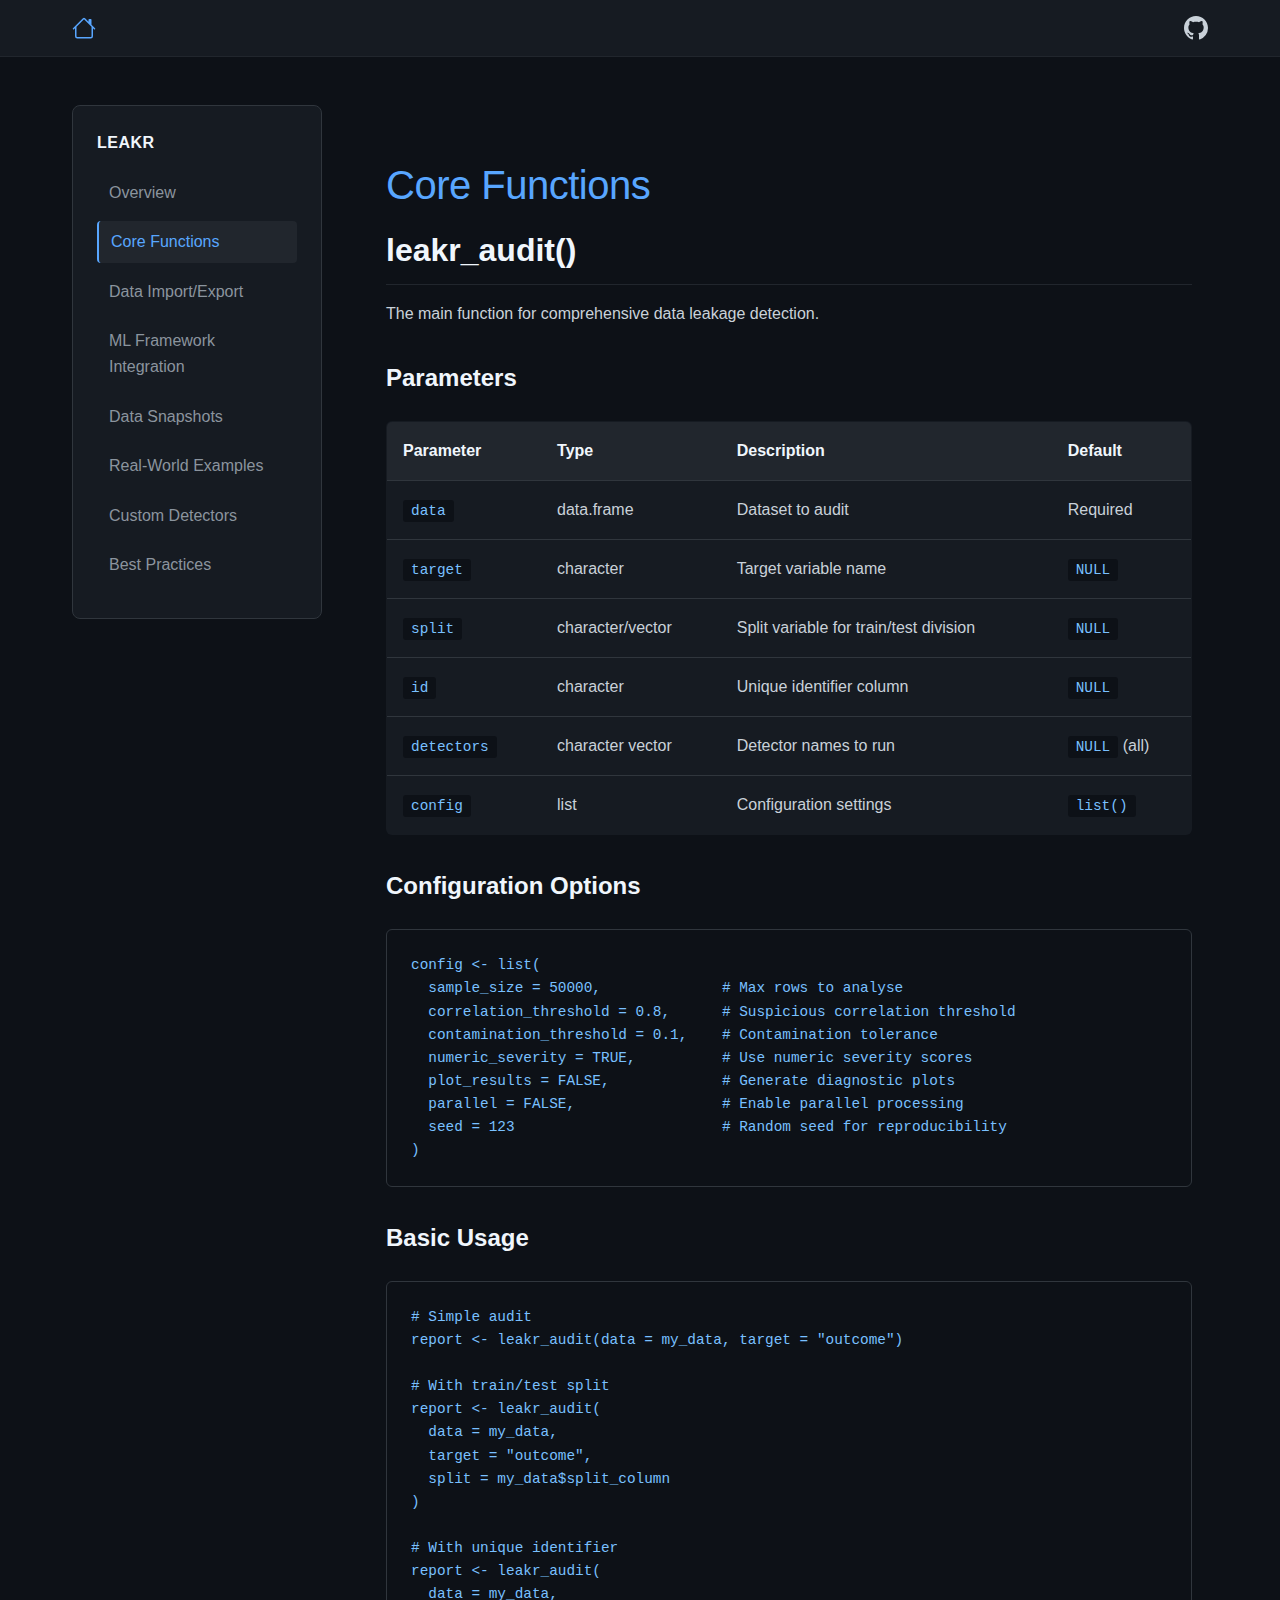
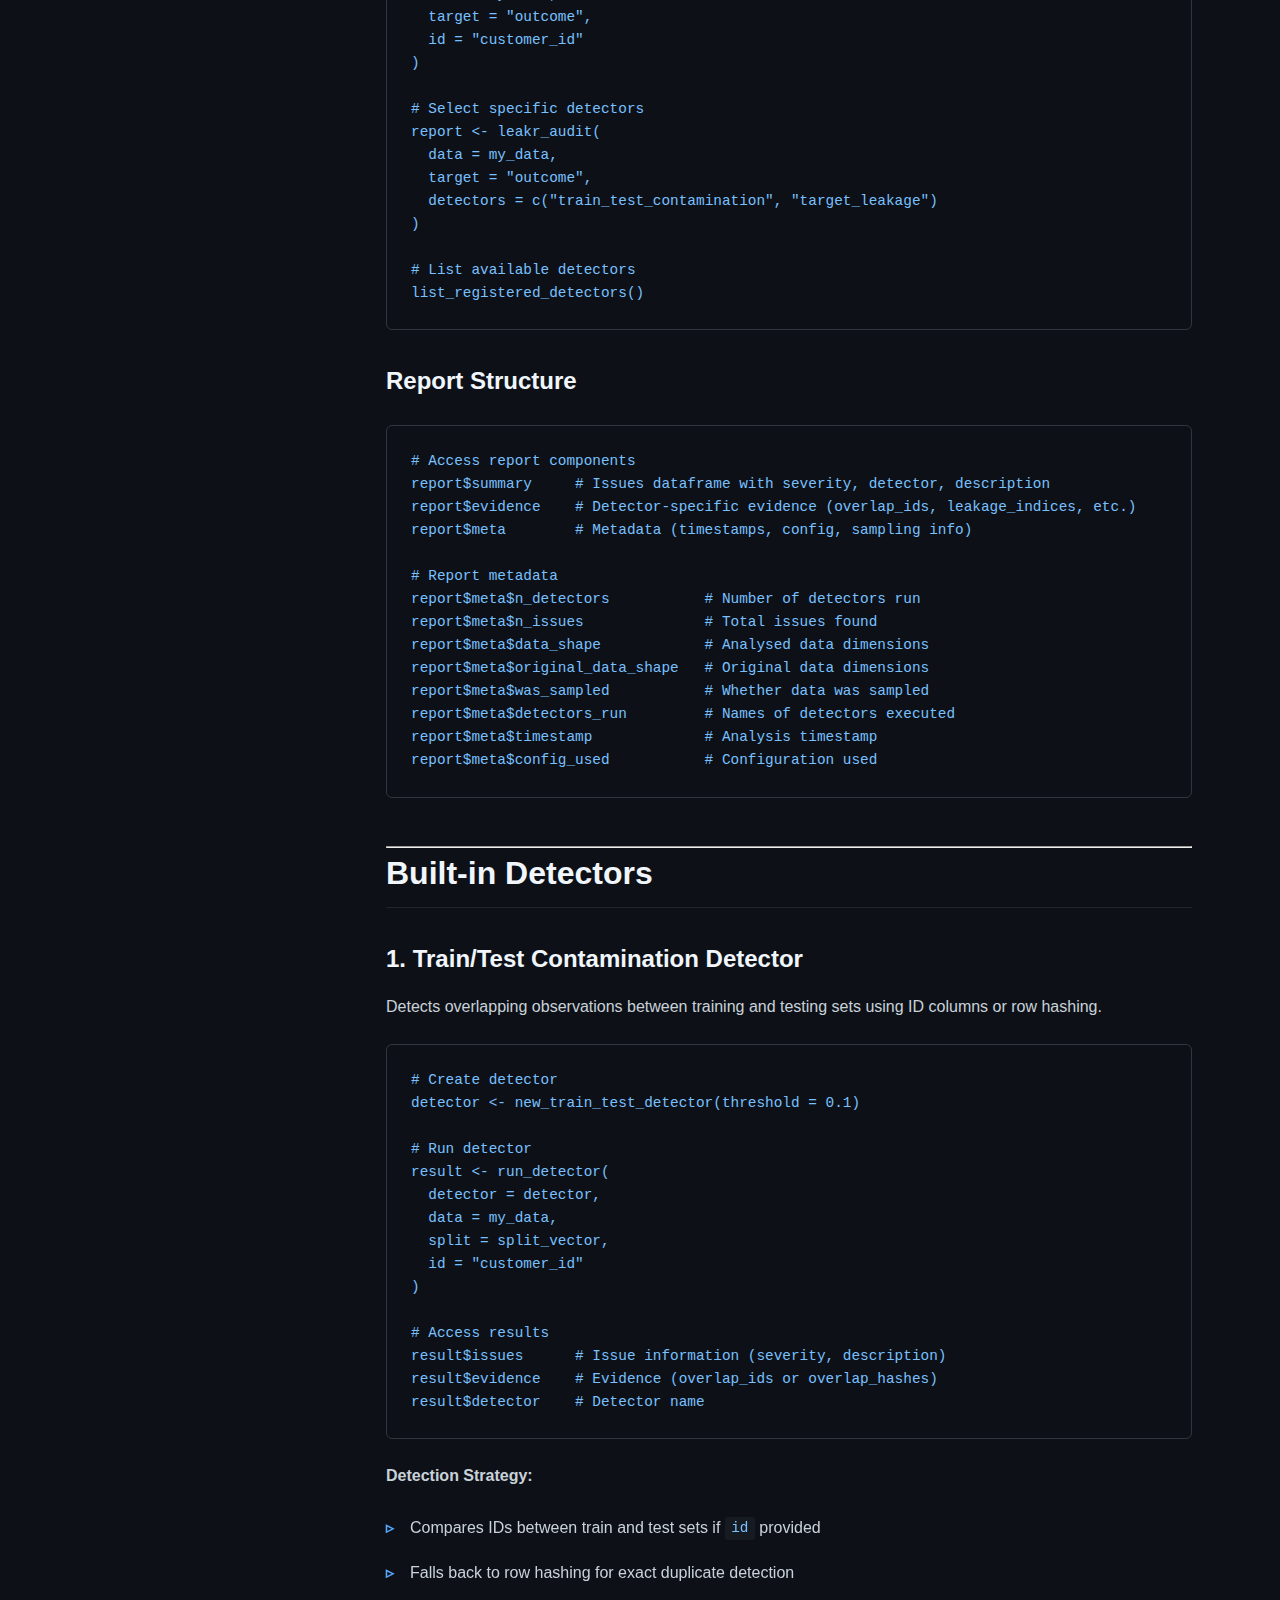
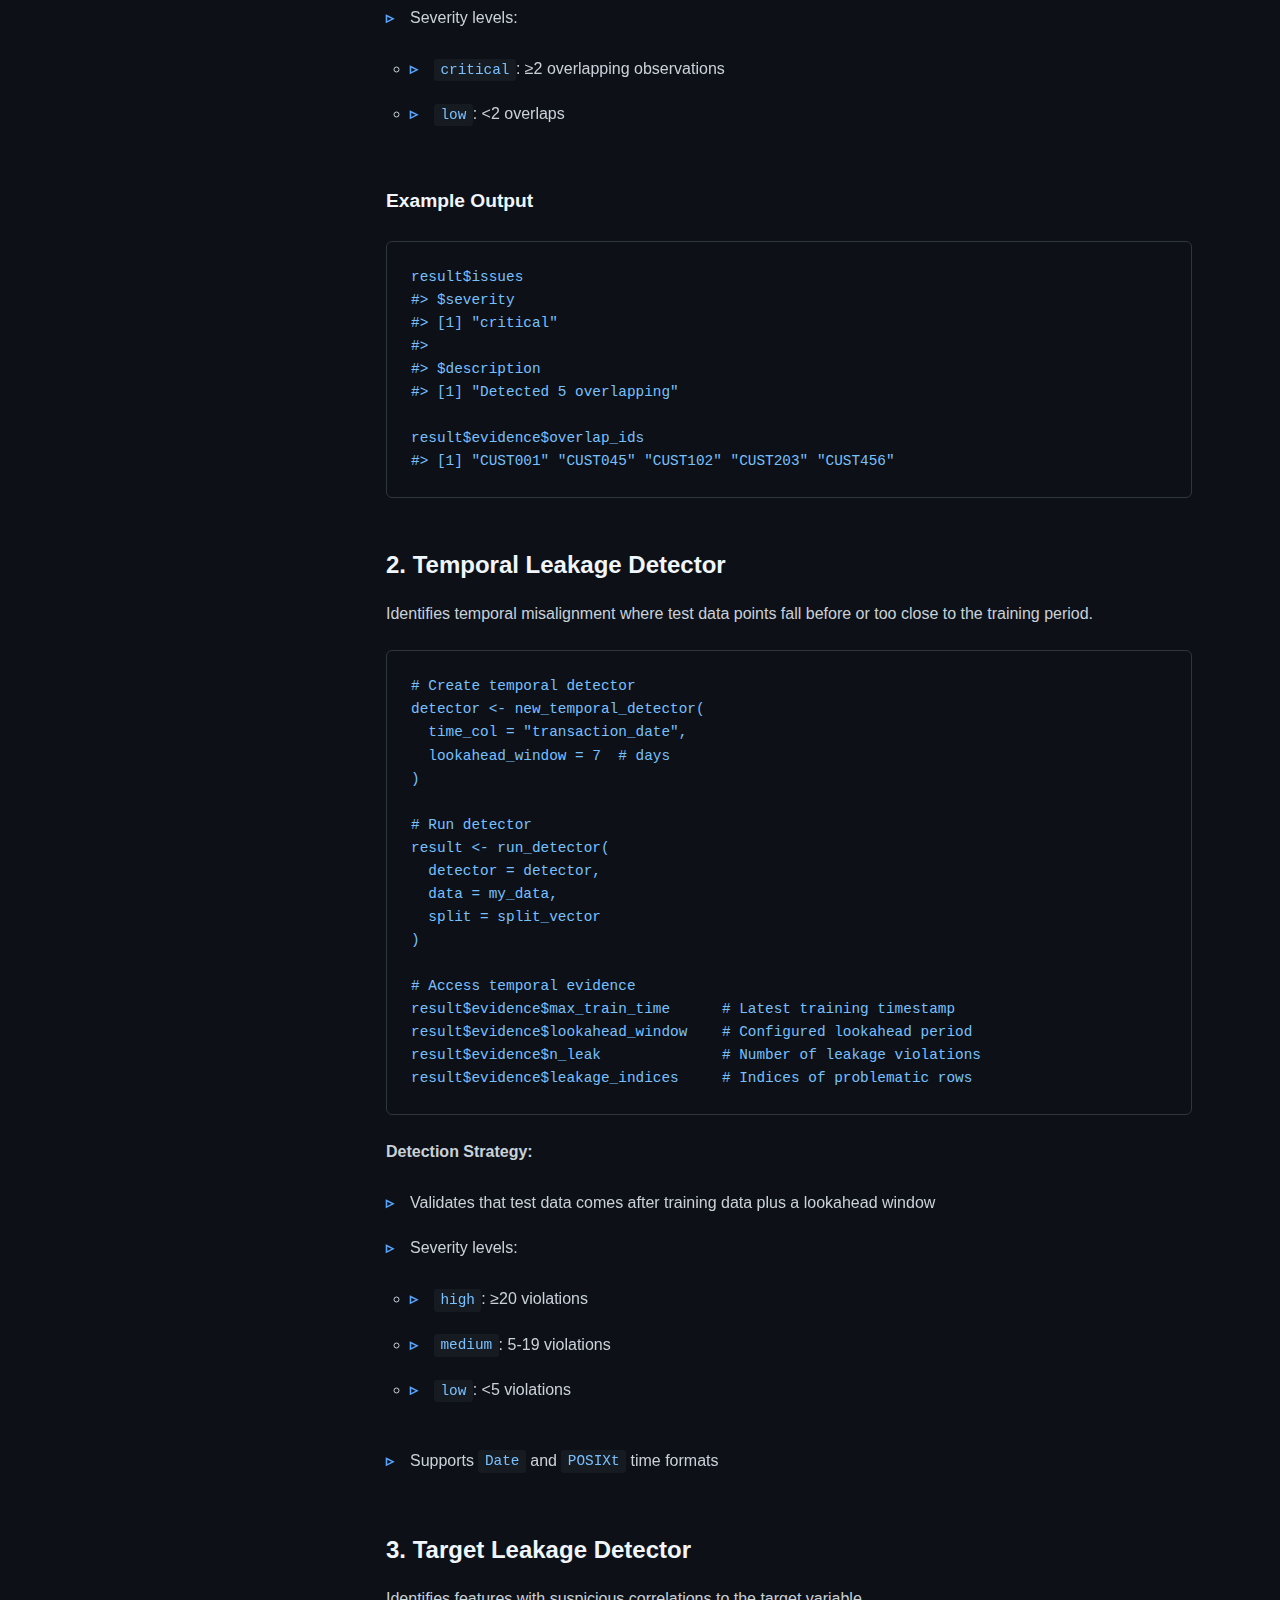
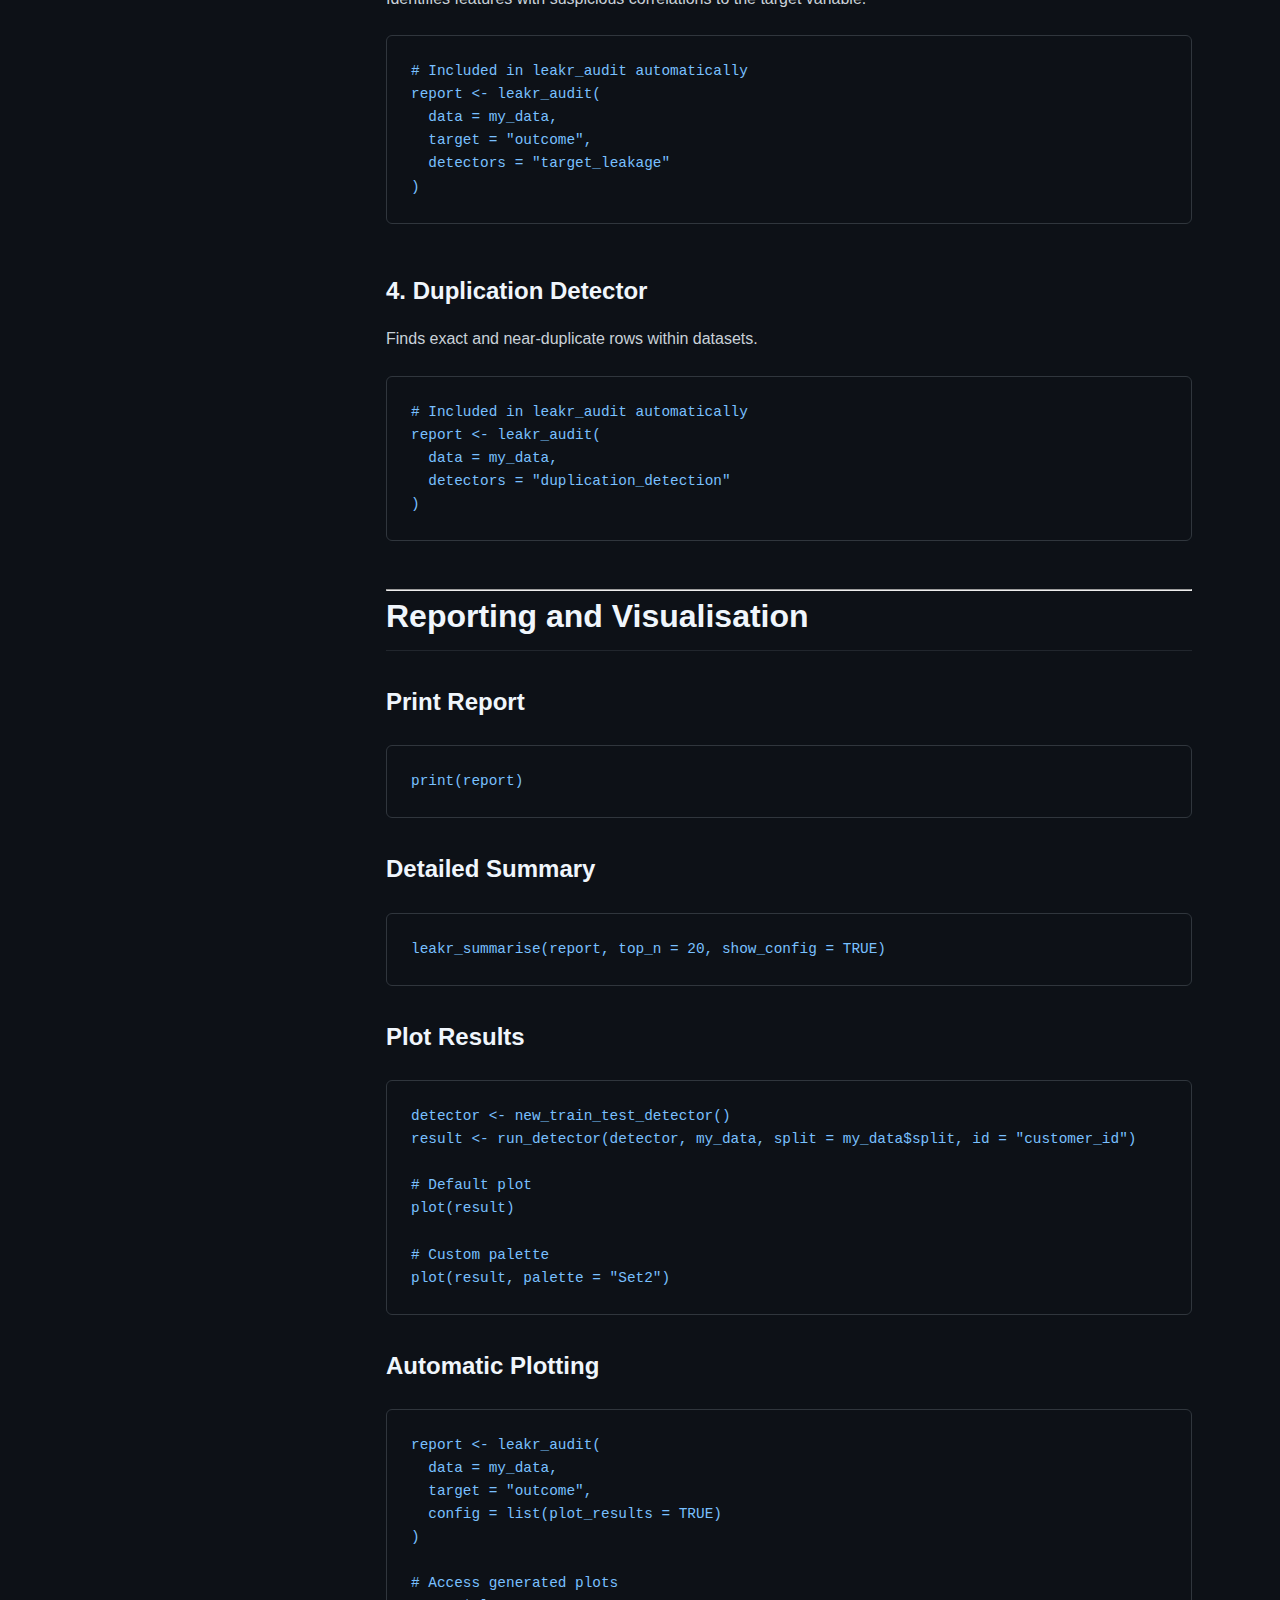
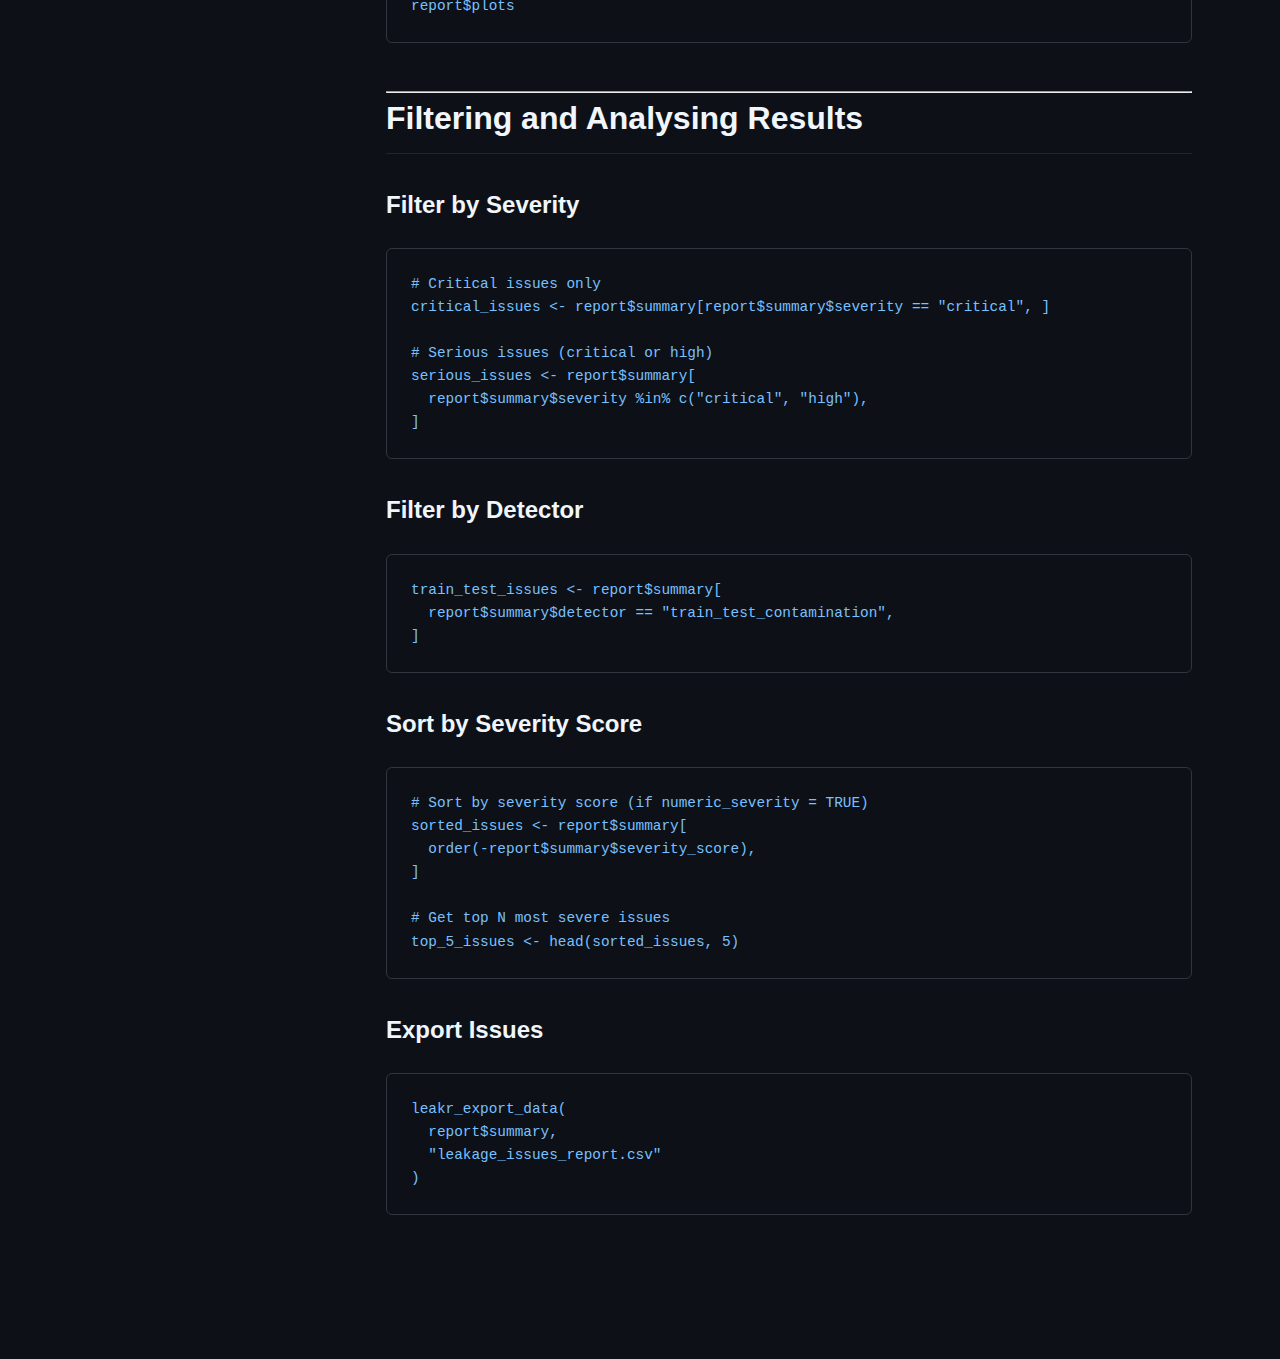
<file: packages/leakr/core_functions.html>
<!DOCTYPE html>
<html lang="en">
<head>
    <meta charset="UTF-8">
    <meta name="viewport" content="width=device-width, initial-scale=1.0">
    <title>Core Functions - leakr</title>
    <link rel="stylesheet" href="../../css/style.css">
</head>
<body>
    <nav class="navbar">
        <div class="container">
            <a href="../../index.html" class="nav-brand home-icon">
                <svg height="24" width="24" viewBox="0 0 16 16" fill="currentColor">
                    <path d="M8.707 1.5a1 1 0 0 0-1.414 0L.646 8.146a.5.5 0 0 0 .708.708L2 8.207V13.5A1.5 1.5 0 0 0 3.5 15h9a1.5 1.5 0 0 0 1.5-1.5V8.207l.646.647a.5.5 0 0 0 .708-.708L13 5.793V2.5a.5.5 0 0 0-.5-.5h-1a.5.5 0 0 0-.5.5v1.293L8.707 1.5ZM13 7.207V13.5a.5.5 0 0 1-.5.5h-9a.5.5 0 0 1-.5-.5V7.207l5-5 5 5Z"/>
                </svg>
            </a>
            <div class="nav-links">
                <a href="https://github.com/cherylisabella" target="_blank" class="github-icon">
                    <svg height="24" width="24" viewBox="0 0 16 16" fill="currentColor">
                        <path d="M8 0C3.58 0 0 3.58 0 8c0 3.54 2.29 6.53 5.47 7.59.4.07.55-.17.55-.38 0-.19-.01-.82-.01-1.49-2.01.37-2.53-.49-2.69-.94-.09-.23-.48-.94-.82-1.13-.28-.15-.68-.52-.01-.53.63-.01 1.08.58 1.23.82.72 1.21 1.87.87 2.33.66.07-.52.28-.87.51-1.07-1.78-.2-3.64-.89-3.64-3.95 0-.87.31-1.59.82-2.15-.08-.2-.36-1.02.08-2.12 0 0 .67-.21 2.2.82.64-.18 1.32-.27 2-.27.68 0 1.36.09 2 .27 1.53-1.04 2.2-.82 2.2-.82.44 1.1.16 1.92.08 2.12.51.56.82 1.27.82 2.15 0 3.07-1.87 3.75-3.65 3.95.29.25.54.73.54 1.48 0 1.07-.01 1.93-.01 2.2 0 .21.15.46.55.38A8.013 8.013 0 0016 8c0-4.42-3.58-8-8-8z"></path>
                    </svg>
                </a>
            </div>
        </div>
    </nav>

    <div class="container">
        <div class="doc-layout">
            <aside class="sidebar">
                <nav class="sidebar-nav">
                    <h3>leakr</h3>
                    <ul>
                        <li><a href="index.html">Overview</a></li>
                        <li><a href="core_functions.html" class="active">Core Functions</a></li>
                        <li><a href="data_io.html">Data Import/Export</a></li>
                        <li><a href="ml_integration.html">ML Framework Integration</a></li>
                        <li><a href="snapshots.html">Data Snapshots</a></li>
                        <li><a href="examples.html">Real-World Examples</a></li>
                        <li><a href="custom_detectors.html">Custom Detectors</a></li>
                        <li><a href="best_practices.html">Best Practices</a></li>
                    </ul>
                </nav>
            </aside>

            <main class="doc-content">
                <h1>Core Functions</h1>

                <section>
                    <h2>leakr_audit()</h2>
                    <p>The main function for comprehensive data leakage detection.</p>

                    <h3>Parameters</h3>
                    <table class="function-table">
                        <thead>
                            <tr>
                                <th>Parameter</th>
                                <th>Type</th>
                                <th>Description</th>
                                <th>Default</th>
                            </tr>
                        </thead>
                        <tbody>
                            <tr><td><code>data</code></td><td>data.frame</td><td>Dataset to audit</td><td>Required</td></tr>
                            <tr><td><code>target</code></td><td>character</td><td>Target variable name</td><td><code>NULL</code></td></tr>
                            <tr><td><code>split</code></td><td>character/vector</td><td>Split variable for train/test division</td><td><code>NULL</code></td></tr>
                            <tr><td><code>id</code></td><td>character</td><td>Unique identifier column</td><td><code>NULL</code></td></tr>
                            <tr><td><code>detectors</code></td><td>character vector</td><td>Detector names to run</td><td><code>NULL</code> (all)</td></tr>
                            <tr><td><code>config</code></td><td>list</td><td>Configuration settings</td><td><code>list()</code></td></tr>
                        </tbody>
                    </table>

                    <h3>Configuration Options</h3>
                    <pre class="code-block">config <- list(
  sample_size = 50000,              # Max rows to analyse
  correlation_threshold = 0.8,      # Suspicious correlation threshold
  contamination_threshold = 0.1,    # Contamination tolerance
  numeric_severity = TRUE,          # Use numeric severity scores
  plot_results = FALSE,             # Generate diagnostic plots
  parallel = FALSE,                 # Enable parallel processing
  seed = 123                        # Random seed for reproducibility
)</pre>

                    <h3>Basic Usage</h3>
                    <pre class="code-block"># Simple audit
report <- leakr_audit(data = my_data, target = "outcome")

# With train/test split
report <- leakr_audit(
  data = my_data,
  target = "outcome",
  split = my_data$split_column
)

# With unique identifier
report <- leakr_audit(
  data = my_data,
  target = "outcome",
  id = "customer_id"
)

# Select specific detectors
report <- leakr_audit(
  data = my_data,
  target = "outcome",
  detectors = c("train_test_contamination", "target_leakage")
)

# List available detectors
list_registered_detectors()</pre>

                    <h3>Report Structure</h3>
                    <pre class="code-block"># Access report components
report$summary     # Issues dataframe with severity, detector, description
report$evidence    # Detector-specific evidence (overlap_ids, leakage_indices, etc.)
report$meta        # Metadata (timestamps, config, sampling info)

# Report metadata
report$meta$n_detectors           # Number of detectors run
report$meta$n_issues              # Total issues found
report$meta$data_shape            # Analysed data dimensions
report$meta$original_data_shape   # Original data dimensions
report$meta$was_sampled           # Whether data was sampled
report$meta$detectors_run         # Names of detectors executed
report$meta$timestamp             # Analysis timestamp
report$meta$config_used           # Configuration used</pre>
                </section>

                <hr>

                <section>
                    <h2>Built-in Detectors</h2>

                    <h3>1. Train/Test Contamination Detector</h3>
                    <p>Detects overlapping observations between training and testing sets using ID columns or row hashing.</p>
                    <pre class="code-block"># Create detector
detector <- new_train_test_detector(threshold = 0.1)

# Run detector
result <- run_detector(
  detector = detector,
  data = my_data,
  split = split_vector,
  id = "customer_id"
)

# Access results
result$issues      # Issue information (severity, description)
result$evidence    # Evidence (overlap_ids or overlap_hashes)
result$detector    # Detector name</pre>

                    <p><strong>Detection Strategy:</strong></p>
                    <ul class="features">
                        <li>Compares IDs between train and test sets if <code>id</code> provided</li>
                        <li>Falls back to row hashing for exact duplicate detection</li>
                        <li>Severity levels:
                            <ul>
                                <li><code>critical</code>: ≥2 overlapping observations</li>
                                <li><code>low</code>: &lt;2 overlaps</li>
                            </ul>
                        </li>
                    </ul>

                    <h4>Example Output</h4>
                    <pre class="code-block">result$issues
#> $severity
#> [1] "critical"
#>
#> $description
#> [1] "Detected 5 overlapping"

result$evidence$overlap_ids
#> [1] "CUST001" "CUST045" "CUST102" "CUST203" "CUST456"</pre>
                </section>

                <section>
                    <h3>2. Temporal Leakage Detector</h3>
                    <p>Identifies temporal misalignment where test data points fall before or too close to the training period.</p>
                    <pre class="code-block"># Create temporal detector
detector <- new_temporal_detector(
  time_col = "transaction_date",
  lookahead_window = 7  # days
)

# Run detector
result <- run_detector(
  detector = detector,
  data = my_data,
  split = split_vector
)

# Access temporal evidence
result$evidence$max_train_time      # Latest training timestamp
result$evidence$lookahead_window    # Configured lookahead period
result$evidence$n_leak              # Number of leakage violations
result$evidence$leakage_indices     # Indices of problematic rows</pre>

                    <p><strong>Detection Strategy:</strong></p>
                    <ul class="features">
                        <li>Validates that test data comes after training data plus a lookahead window</li>
                        <li>Severity levels:
                            <ul>
                                <li><code>high</code>: ≥20 violations</li>
                                <li><code>medium</code>: 5-19 violations</li>
                                <li><code>low</code>: &lt;5 violations</li>
                            </ul>
                        </li>
                        <li>Supports <code>Date</code> and <code>POSIXt</code> time formats</li>
                    </ul>
                </section>

                <section>
                    <h3>3. Target Leakage Detector</h3>
                    <p>Identifies features with suspicious correlations to the target variable.</p>
                    <pre class="code-block"># Included in leakr_audit automatically
report <- leakr_audit(
  data = my_data,
  target = "outcome",
  detectors = "target_leakage"
)</pre>
                </section>

                <section>
                    <h3>4. Duplication Detector</h3>
                    <p>Finds exact and near-duplicate rows within datasets.</p>
                    <pre class="code-block"># Included in leakr_audit automatically
report <- leakr_audit(
  data = my_data,
  detectors = "duplication_detection"
)</pre>
                </section>

                <hr>

                <section>
                    <h2>Reporting and Visualisation</h2>

                    <h3>Print Report</h3>
                    <pre class="code-block">print(report)</pre>

                    <h3>Detailed Summary</h3>
                    <pre class="code-block">leakr_summarise(report, top_n = 20, show_config = TRUE)</pre>

                    <h3>Plot Results</h3>
                    <pre class="code-block">detector <- new_train_test_detector()
result <- run_detector(detector, my_data, split = my_data$split, id = "customer_id")

# Default plot
plot(result)

# Custom palette
plot(result, palette = "Set2")</pre>

                    <h3>Automatic Plotting</h3>
                    <pre class="code-block">report <- leakr_audit(
  data = my_data,
  target = "outcome",
  config = list(plot_results = TRUE)
)

# Access generated plots
report$plots</pre>
                </section>

                <hr>

                <section>
                    <h2>Filtering and Analysing Results</h2>

                    <h3>Filter by Severity</h3>
                    <pre class="code-block"># Critical issues only
critical_issues <- report$summary[report$summary$severity == "critical", ]

# Serious issues (critical or high)
serious_issues <- report$summary[
  report$summary$severity %in% c("critical", "high"), 
]</pre>

                    <h3>Filter by Detector</h3>
                    <pre class="code-block">train_test_issues <- report$summary[
  report$summary$detector == "train_test_contamination", 
]</pre>

                    <h3>Sort by Severity Score</h3>
                    <pre class="code-block"># Sort by severity score (if numeric_severity = TRUE)
sorted_issues <- report$summary[
  order(-report$summary$severity_score), 
]

# Get top N most severe issues
top_5_issues <- head(sorted_issues, 5)</pre>

                    <h3>Export Issues</h3>
                    <pre class="code-block">leakr_export_data(
  report$summary,
  "leakage_issues_report.csv"
)</pre>
                </section>
            </main>
        </div>
    </div>
</body>
</html>
</file>
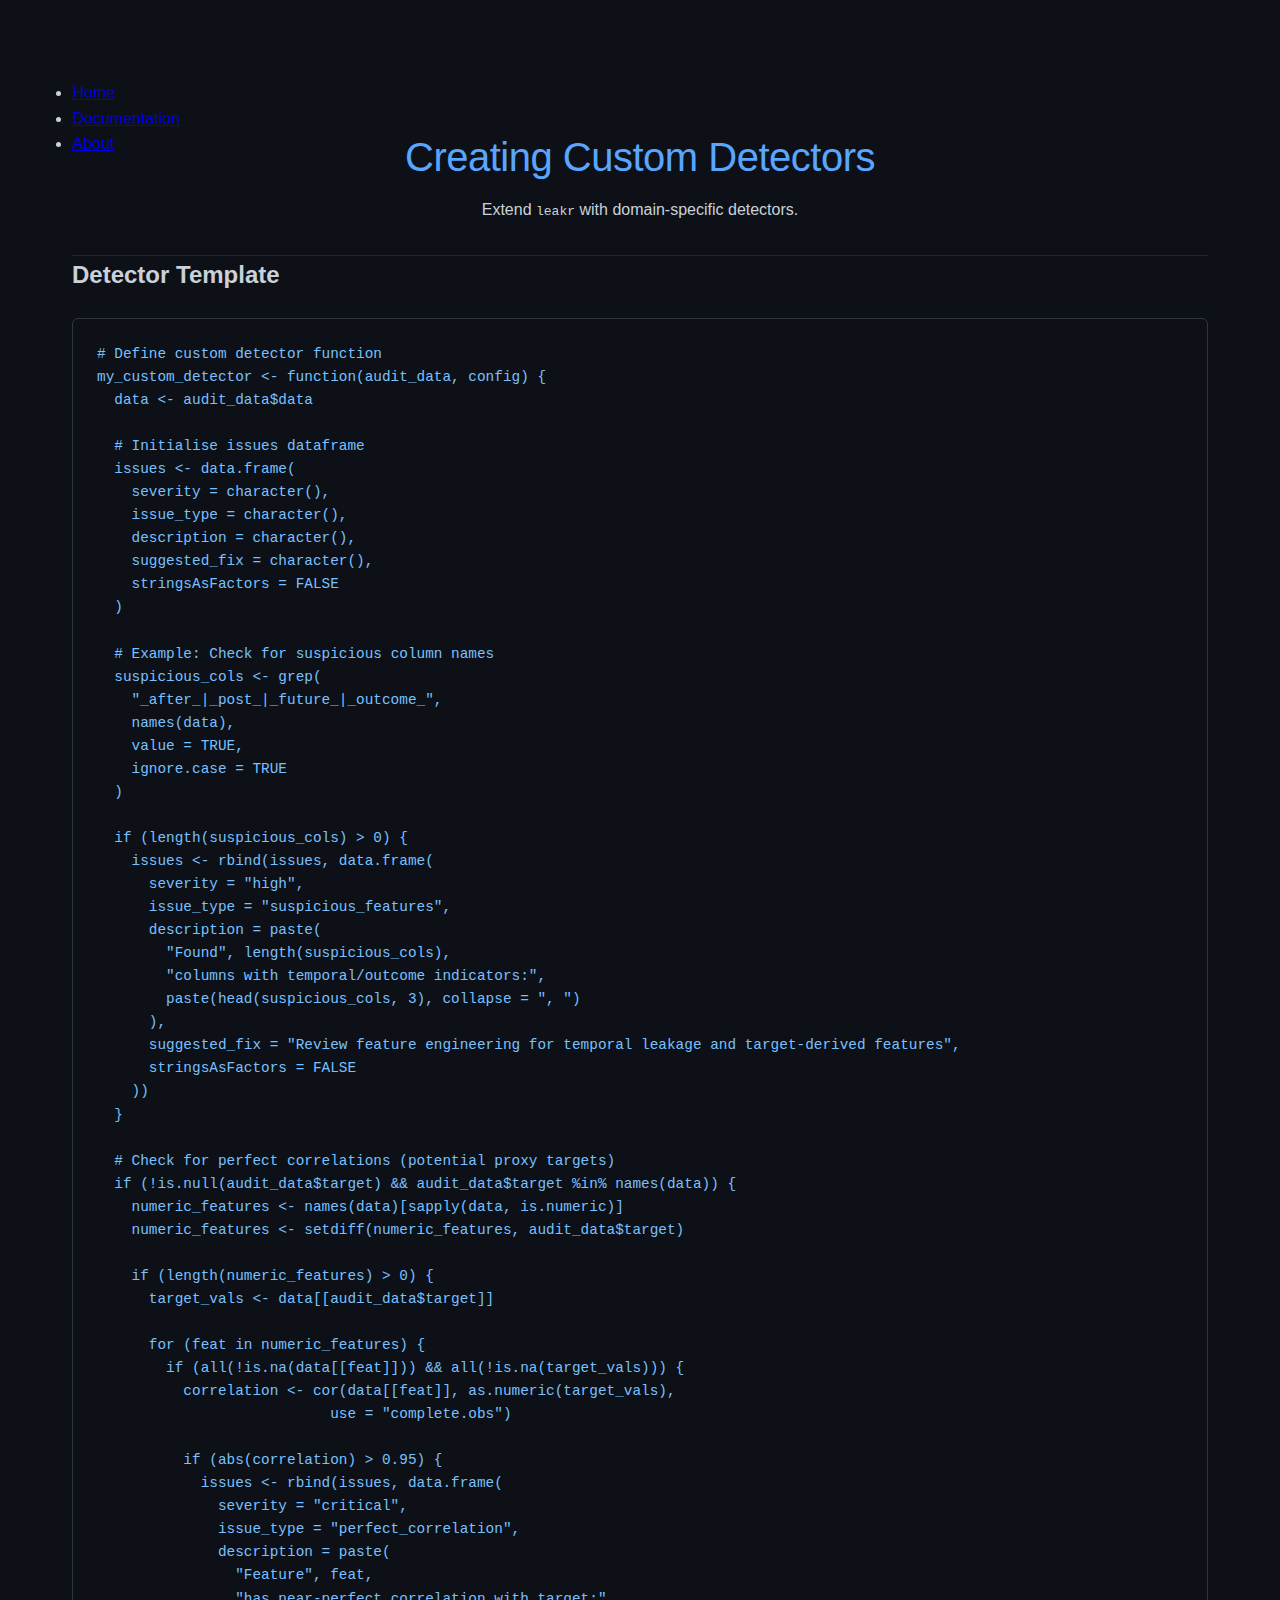
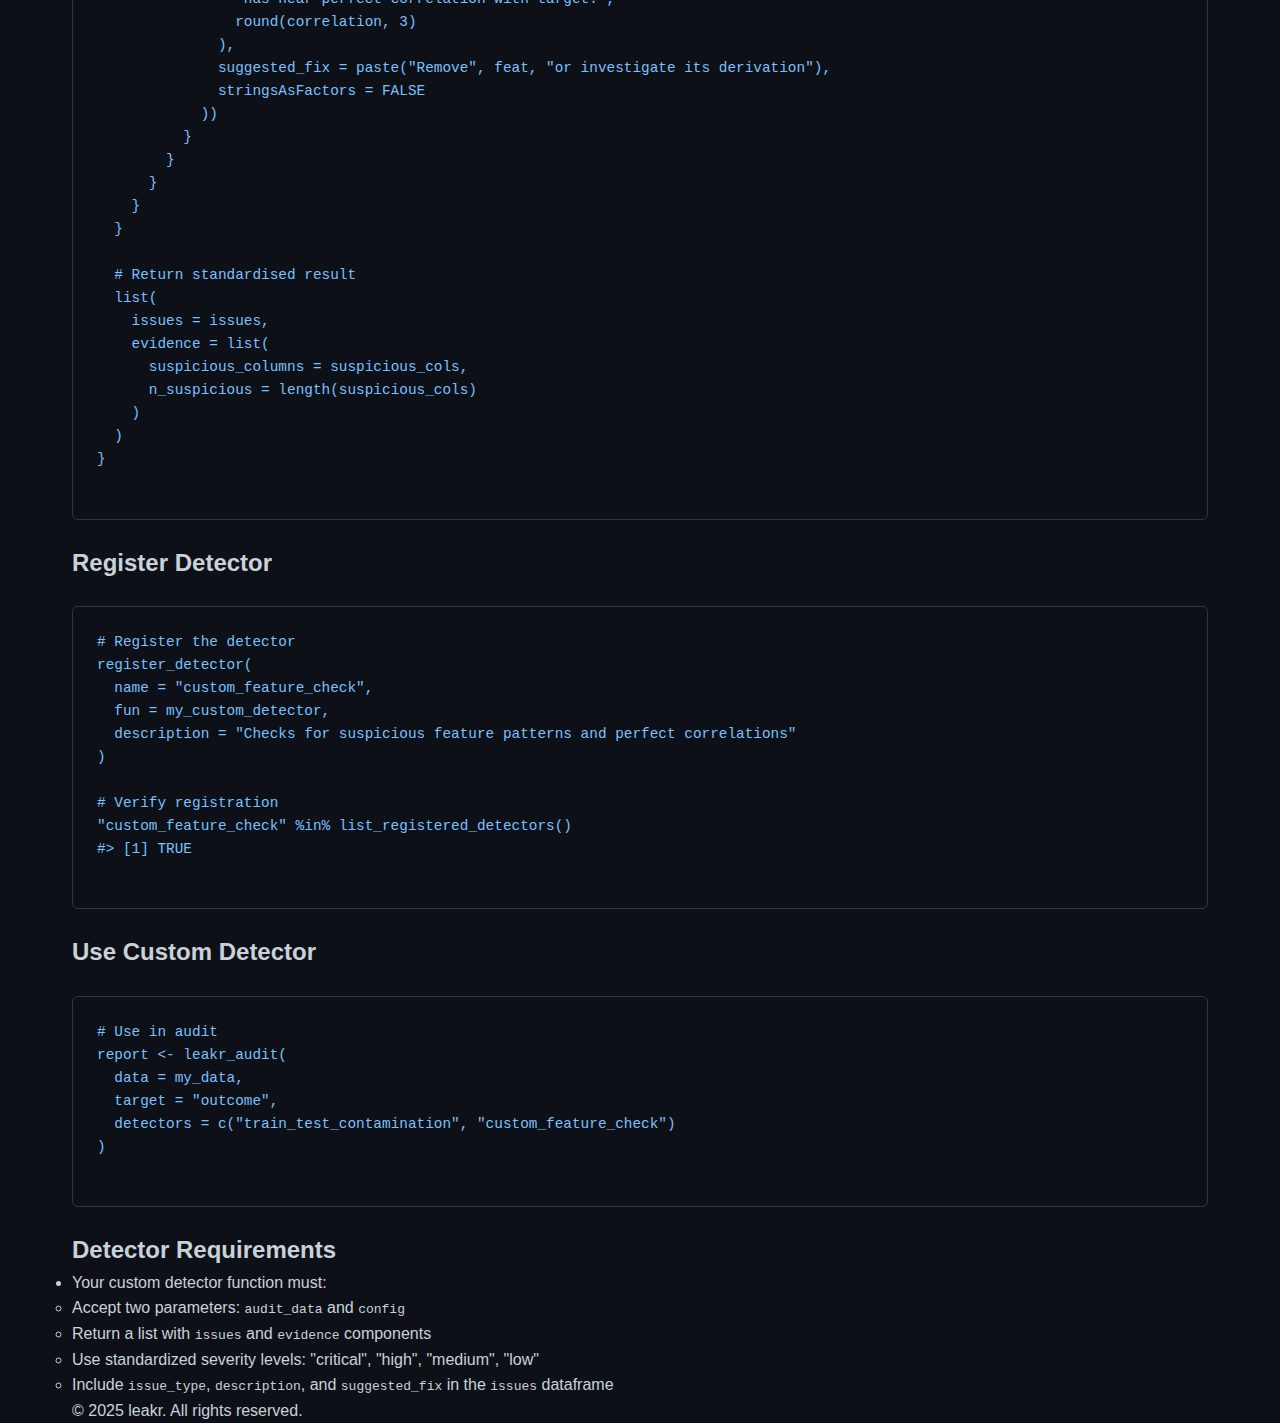
<file: packages/leakr/custom_detectors.html>
<html lang="en">
<head>
    <meta charset="UTF-8">
    <meta name="viewport" content="width=device-width, initial-scale=1.0">
    <title>leakr - Custom Detectors</title>
    <link rel="stylesheet" href="../../css/style.css">
</head>
<body>
    <div class="container">
        <div class="sidebar">
            <ul class="nav">
                <li><a href="/index.html">Home</a></li>
                <li><a href="/docs.html">Documentation</a></li>
                <li><a href="/about.html">About</a></li>
            </ul>
        </div>
        
        <div class="content">
            <header>
                <h1>Creating Custom Detectors</h1>
                <p>Extend <code>leakr</code> with domain-specific detectors.</p>
            </header>

            <main>
                <section>
                    <h2>Detector Template</h2>
                    <pre class="code-block">
# Define custom detector function
my_custom_detector <- function(audit_data, config) {
  data <- audit_data$data
  
  # Initialise issues dataframe
  issues <- data.frame(
    severity = character(),
    issue_type = character(),
    description = character(),
    suggested_fix = character(),
    stringsAsFactors = FALSE
  )
  
  # Example: Check for suspicious column names
  suspicious_cols <- grep(
    "_after_|_post_|_future_|_outcome_", 
    names(data), 
    value = TRUE,
    ignore.case = TRUE
  )
  
  if (length(suspicious_cols) > 0) {
    issues <- rbind(issues, data.frame(
      severity = "high",
      issue_type = "suspicious_features",
      description = paste(
        "Found", length(suspicious_cols), 
        "columns with temporal/outcome indicators:",
        paste(head(suspicious_cols, 3), collapse = ", ")
      ),
      suggested_fix = "Review feature engineering for temporal leakage and target-derived features",
      stringsAsFactors = FALSE
    ))
  }
  
  # Check for perfect correlations (potential proxy targets)
  if (!is.null(audit_data$target) && audit_data$target %in% names(data)) {
    numeric_features <- names(data)[sapply(data, is.numeric)]
    numeric_features <- setdiff(numeric_features, audit_data$target)
    
    if (length(numeric_features) > 0) {
      target_vals <- data[[audit_data$target]]
      
      for (feat in numeric_features) {
        if (all(!is.na(data[[feat]])) && all(!is.na(target_vals))) {
          correlation <- cor(data[[feat]], as.numeric(target_vals), 
                           use = "complete.obs")
          
          if (abs(correlation) > 0.95) {
            issues <- rbind(issues, data.frame(
              severity = "critical",
              issue_type = "perfect_correlation",
              description = paste(
                "Feature", feat, 
                "has near-perfect correlation with target:",
                round(correlation, 3)
              ),
              suggested_fix = paste("Remove", feat, "or investigate its derivation"),
              stringsAsFactors = FALSE
            ))
          }
        }
      }
    }
  }
  
  # Return standardised result
  list(
    issues = issues,
    evidence = list(
      suspicious_columns = suspicious_cols,
      n_suspicious = length(suspicious_cols)
    )
  )
}
                    </pre>
                </section>

                <section>
                    <h2>Register Detector</h2>
                    <pre class="code-block">
# Register the detector
register_detector(
  name = "custom_feature_check",
  fun = my_custom_detector,
  description = "Checks for suspicious feature patterns and perfect correlations"
)

# Verify registration
"custom_feature_check" %in% list_registered_detectors()
#> [1] TRUE
                    </pre>
                </section>

                <section>
                    <h2>Use Custom Detector</h2>
                    <pre class="code-block">
# Use in audit
report <- leakr_audit(
  data = my_data,
  target = "outcome",
  detectors = c("train_test_contamination", "custom_feature_check")
)
                    </pre>
                </section>

                <section>
                    <h2>Detector Requirements</h2>
                    <ul>
                        <li>Your custom detector function must:
                            <ul>
                                <li>Accept two parameters: <code>audit_data</code> and <code>config</code></li>
                                <li>Return a list with <code>issues</code> and <code>evidence</code> components</li>
                                <li>Use standardized severity levels: "critical", "high", "medium", "low"</li>
                                <li>Include <code>issue_type</code>, <code>description</code>, and <code>suggested_fix</code> in the <code>issues</code> dataframe</li>
                            </ul>
                        </li>
                    </ul>
                </section>
            </main>
        </div>
    </div>

    <footer class="footer">
        <div class="container">
            <p>&copy; 2025 leakr. All rights reserved.</p>
        </div>
    </footer>
</body>
</html>
</file>
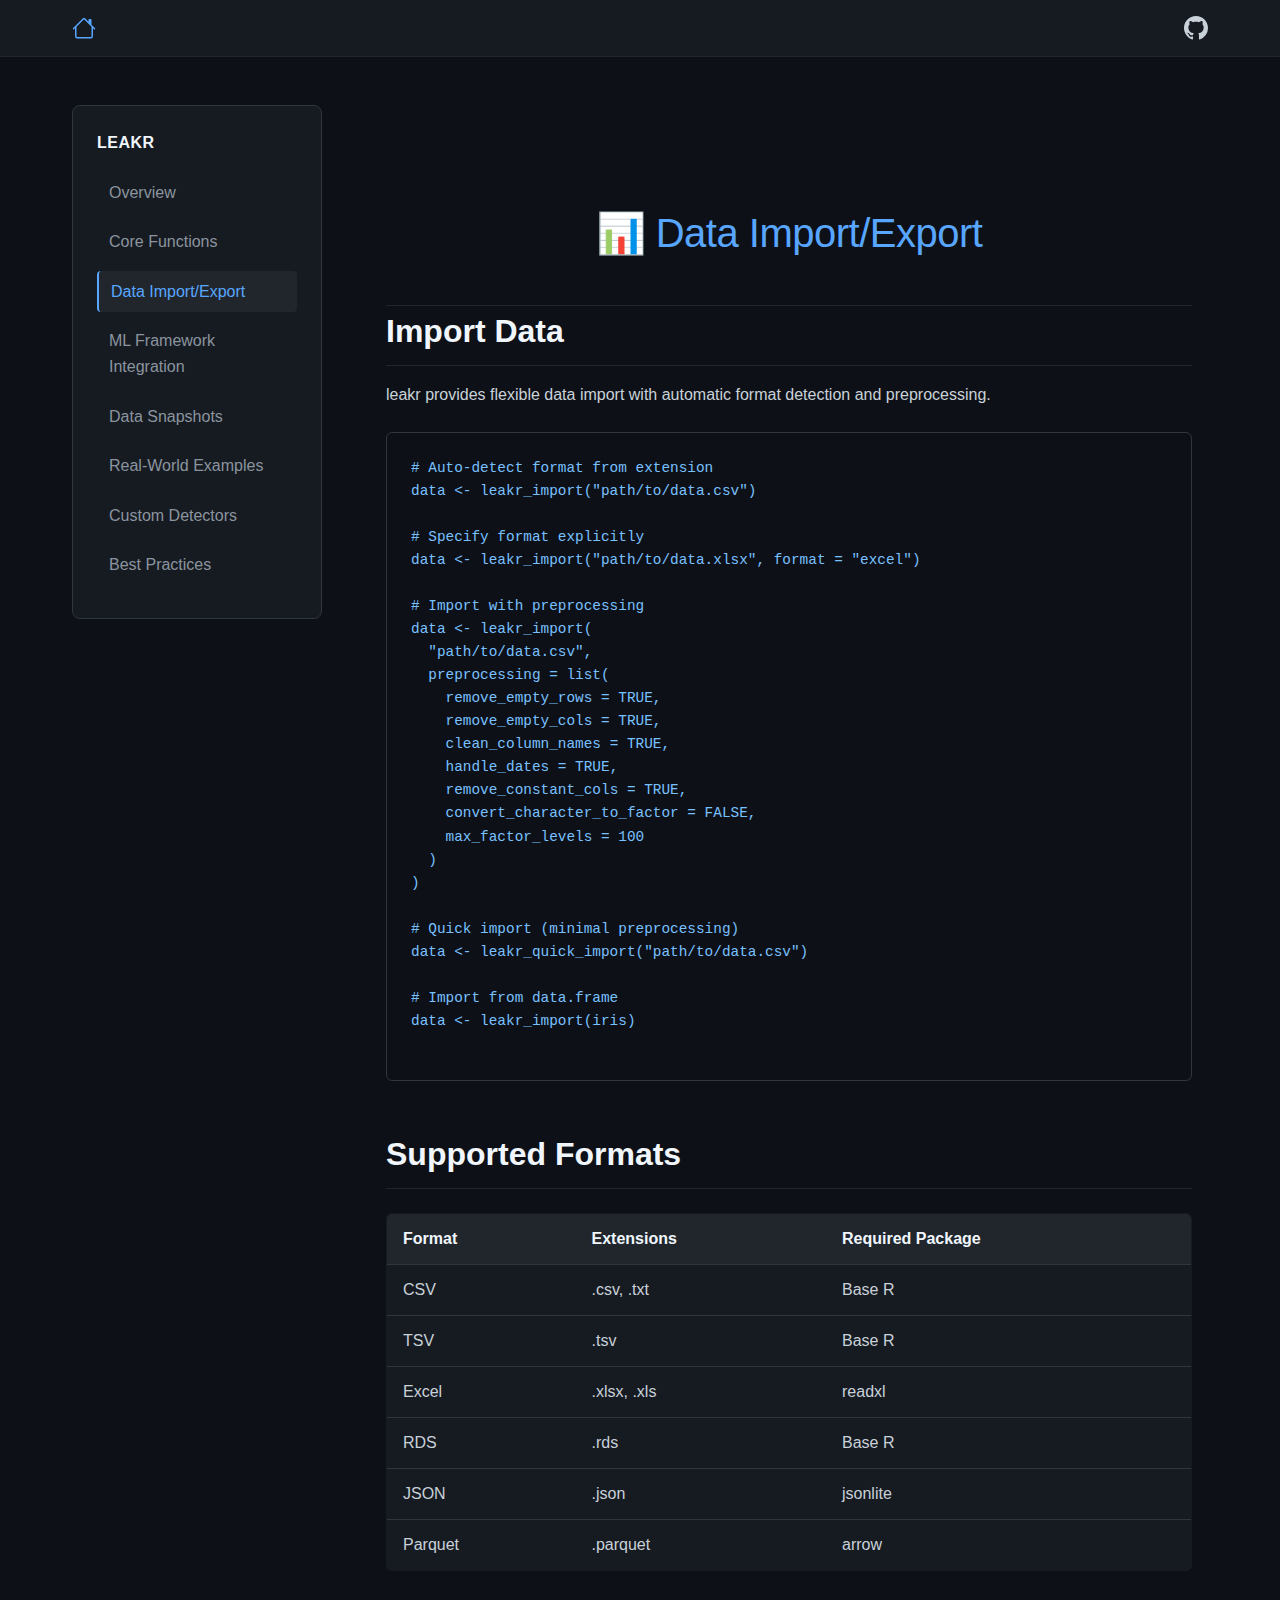
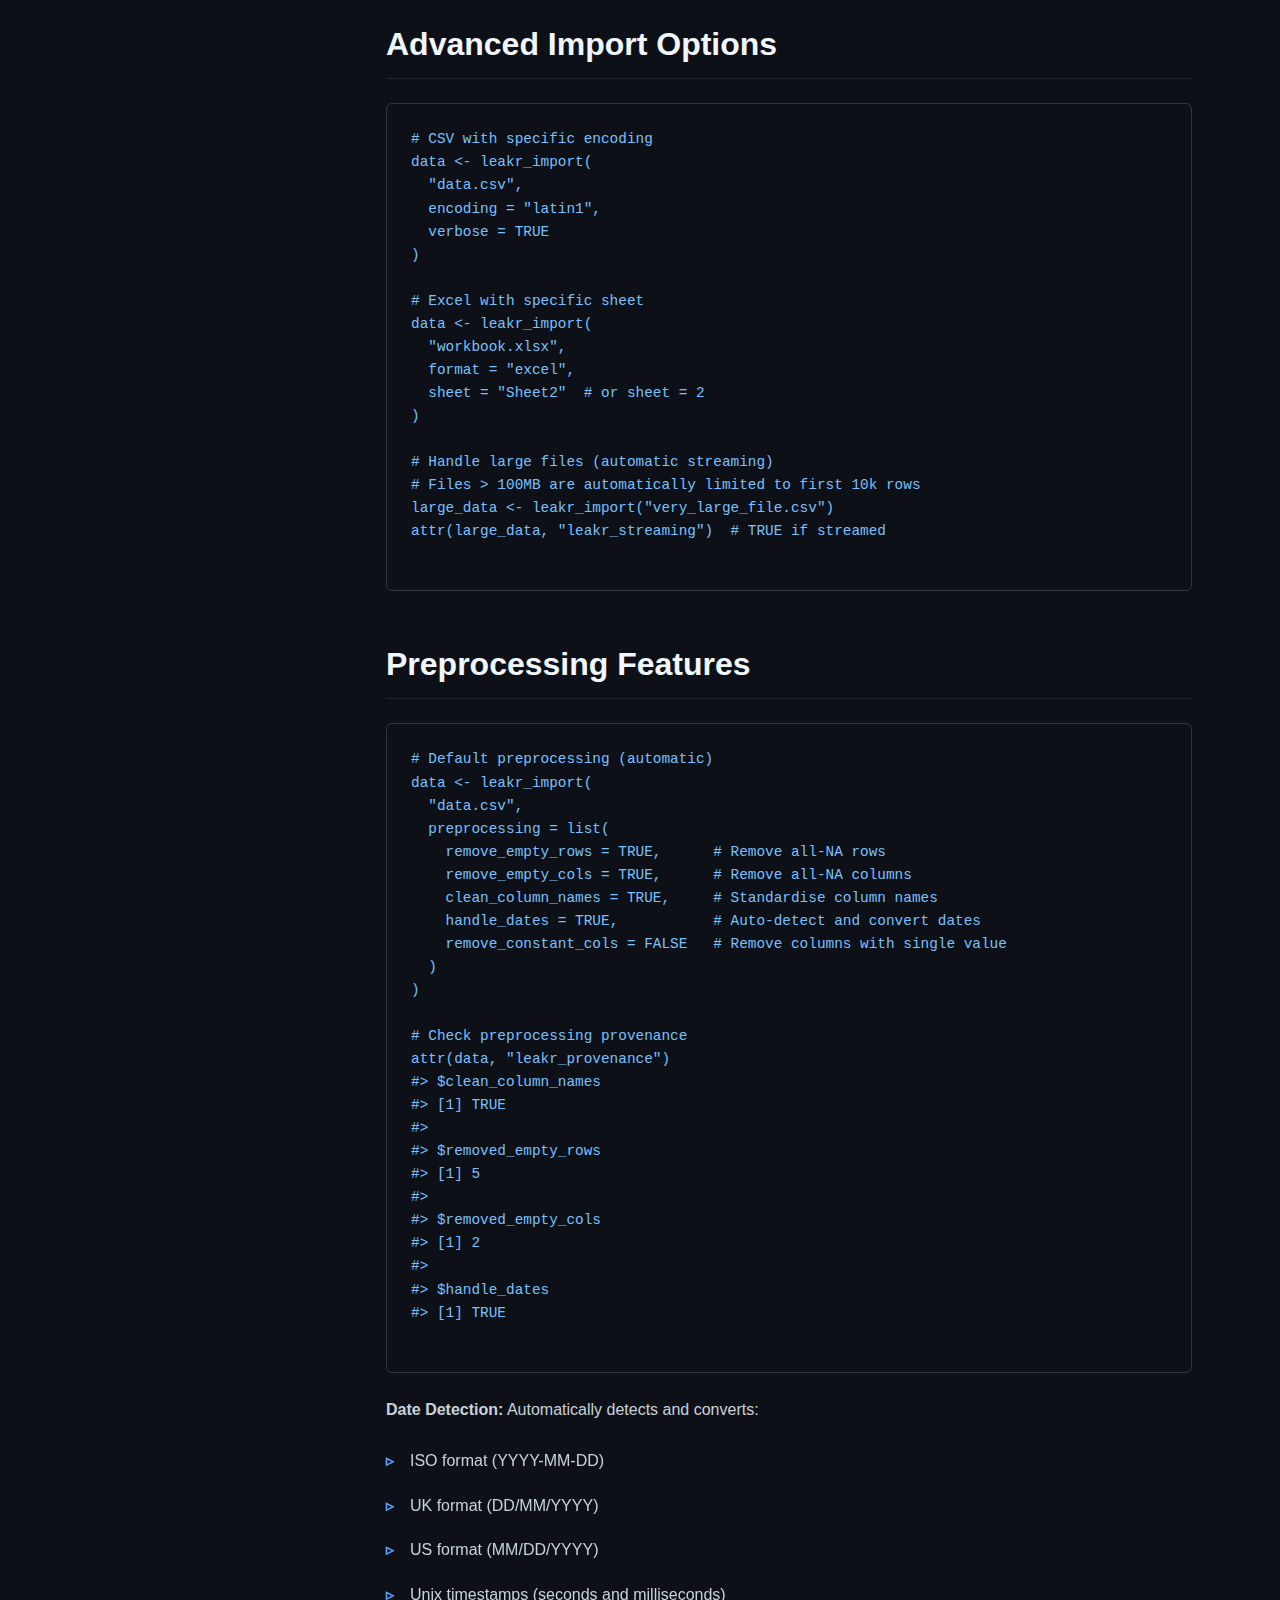
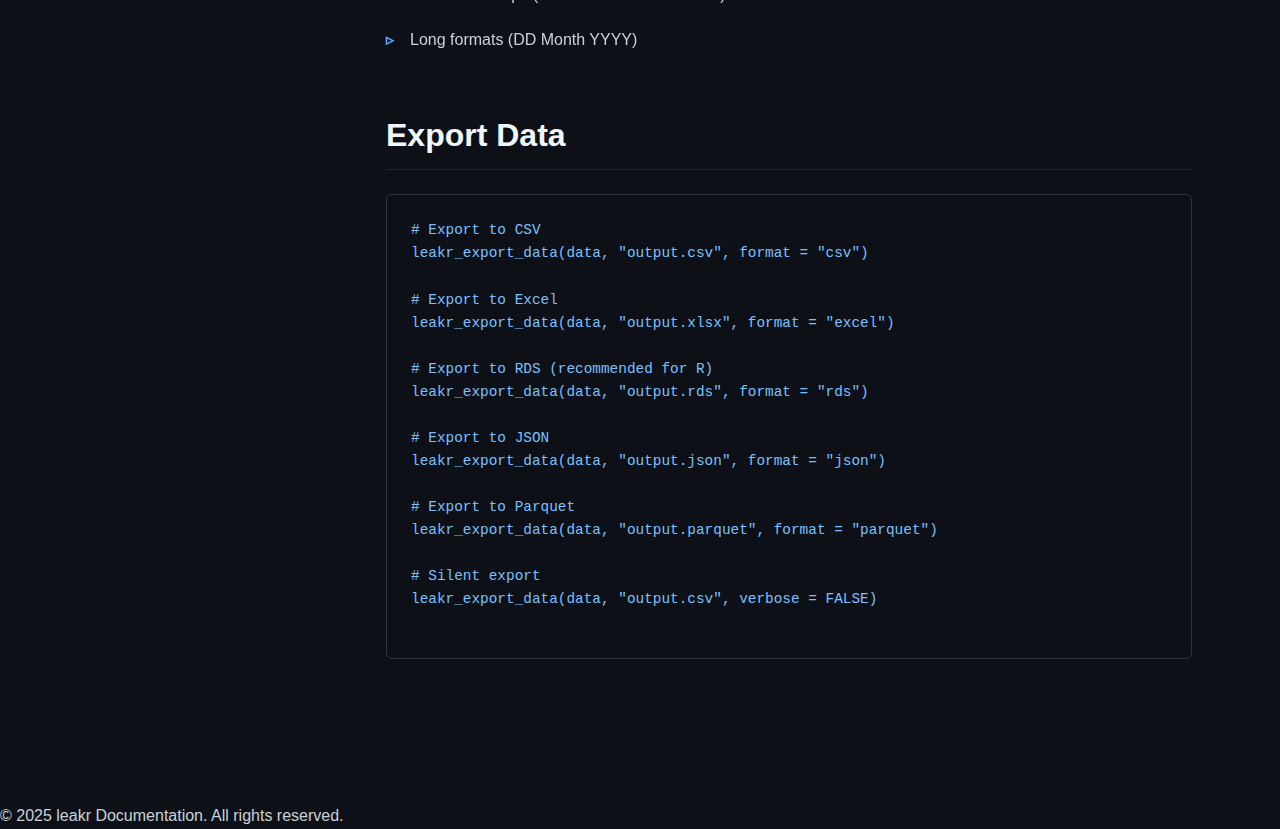
<file: packages/leakr/data_io.html>
<html lang="en">
<head>
    <meta charset="UTF-8">
    <meta name="viewport" content="width=device-width, initial-scale=1.0">
    <title>leakr - Data Import/Export</title>
    <link rel="stylesheet" href="../../css/style.css">
</head>
<body>
    <nav class="navbar">
        <div class="container">
            <a href="../../index.html" class="nav-brand home-icon">
                <svg height="24" width="24" viewBox="0 0 16 16" fill="currentColor">
                    <path d="M8.707 1.5a1 1 0 0 0-1.414 0L.646 8.146a.5.5 0 0 0 .708.708L2 8.207V13.5A1.5 1.5 0 0 0 3.5 15h9a1.5 1.5 0 0 0 1.5-1.5V8.207l.646.647a.5.5 0 0 0 .708-.708L13 5.793V2.5a.5.5 0 0 0-.5-.5h-1a.5.5 0 0 0-.5.5v1.293L8.707 1.5ZM13 7.207V13.5a.5.5 0 0 1-.5.5h-9a.5.5 0 0 1-.5-.5V7.207l5-5 5 5Z"/>
                </svg>
            </a>
            <div class="nav-links">
                <a href="https://github.com/cherylisabella" target="_blank" class="github-icon">
                    <svg height="24" width="24" viewBox="0 0 16 16" fill="currentColor">
                        <path d="M8 0C3.58 0 0 3.58 0 8c0 3.54 2.29 6.53 5.47 7.59.4.07.55-.17.55-.38 0-.19-.01-.82-.01-1.49-2.01.37-2.53-.49-2.69-.94-.09-.23-.48-.94-.82-1.13-.28-.15-.68-.52-.01-.53.63-.01 1.08.58 1.23.82.72 1.21 1.87.87 2.33.66.07-.52.28-.87.51-1.07-1.78-.2-3.64-.89-3.64-3.95 0-.87.31-1.59.82-2.15-.08-.2-.36-1.02.08-2.12 0 0 .67-.21 2.2.82.64-.18 1.32-.27 2-.27.68 0 1.36.09 2 .27 1.53-1.04 2.2-.82 2.2-.82.44 1.1.16 1.92.08 2.12.51.56.82 1.27.82 2.15 0 3.07-1.87 3.75-3.65 3.95.29.25.54.73.54 1.48 0 1.07-.01 1.93-.01 2.2 0 .21.15.46.55.38A8.013 8.013 0 0016 8c0-4.42-3.58-8-8-8z"></path>
                    </svg>
                </a>
            </div>
        </div>
    </nav>

    <div class="container">
        <div class="doc-layout">
            <aside class="sidebar">
                <nav class="sidebar-nav">
                    <h3>leakr</h3>
                    <ul>
                        <li><a href="index.html">Overview</a></li>
                        <li><a href="core_functions.html">Core Functions</a></li>
                        <li><a href="data_io.html" class="active">Data Import/Export</a></li>
                        <li><a href="ml_integration.html">ML Framework Integration</a></li>
                        <li><a href="snapshots.html">Data Snapshots</a></li>
                        <li><a href="examples.html">Real-World Examples</a></li>
                        <li><a href="custom_detectors.html">Custom Detectors</a></li>
                        <li><a href="best_practices.html">Best Practices</a></li>
                    </ul>
                </nav>
            </aside>

            <main class="doc-content">
                <header class="doc-page-header">
                    <div class="header-title">
                        <h1>📊 Data Import/Export</h1>
                    </div>
                </header>

                <section>
                    <h2>Import Data</h2>
                    <p>leakr provides flexible data import with automatic format detection and preprocessing.</p>
                    <pre class="code-block">
# Auto-detect format from extension
data <- leakr_import("path/to/data.csv")

# Specify format explicitly
data <- leakr_import("path/to/data.xlsx", format = "excel")

# Import with preprocessing
data <- leakr_import(
  "path/to/data.csv",
  preprocessing = list(
    remove_empty_rows = TRUE,
    remove_empty_cols = TRUE,
    clean_column_names = TRUE,
    handle_dates = TRUE,
    remove_constant_cols = TRUE,
    convert_character_to_factor = FALSE,
    max_factor_levels = 100
  )
)

# Quick import (minimal preprocessing)
data <- leakr_quick_import("path/to/data.csv")

# Import from data.frame
data <- leakr_import(iris)
                    </pre>
                </section>

                <section>
                    <h2>Supported Formats</h2>
                    <table class="function-table">
                        <thead>
                            <tr>
                                <th>Format</th>
                                <th>Extensions</th>
                                <th>Required Package</th>
                            </tr>
                        </thead>
                        <tbody>
                            <tr>
                                <td>CSV</td>
                                <td>.csv, .txt</td>
                                <td>Base R</td>
                            </tr>
                            <tr>
                                <td>TSV</td>
                                <td>.tsv</td>
                                <td>Base R</td>
                            </tr>
                            <tr>
                                <td>Excel</td>
                                <td>.xlsx, .xls</td>
                                <td>readxl</td>
                            </tr>
                            <tr>
                                <td>RDS</td>
                                <td>.rds</td>
                                <td>Base R</td>
                            </tr>
                            <tr>
                                <td>JSON</td>
                                <td>.json</td>
                                <td>jsonlite</td>
                            </tr>
                            <tr>
                                <td>Parquet</td>
                                <td>.parquet</td>
                                <td>arrow</td>
                            </tr>
                        </tbody>
                    </table>
                </section>

                <section>
                    <h2>Advanced Import Options</h2>
                    <pre class="code-block">
# CSV with specific encoding
data <- leakr_import(
  "data.csv",
  encoding = "latin1",
  verbose = TRUE
)

# Excel with specific sheet
data <- leakr_import(
  "workbook.xlsx",
  format = "excel",
  sheet = "Sheet2"  # or sheet = 2
)

# Handle large files (automatic streaming)
# Files > 100MB are automatically limited to first 10k rows
large_data <- leakr_import("very_large_file.csv")
attr(large_data, "leakr_streaming")  # TRUE if streamed
                    </pre>
                </section>

                <section>
                    <h2>Preprocessing Features</h2>
                    <pre class="code-block">
# Default preprocessing (automatic)
data <- leakr_import(
  "data.csv",
  preprocessing = list(
    remove_empty_rows = TRUE,      # Remove all-NA rows
    remove_empty_cols = TRUE,      # Remove all-NA columns
    clean_column_names = TRUE,     # Standardise column names
    handle_dates = TRUE,           # Auto-detect and convert dates
    remove_constant_cols = FALSE   # Remove columns with single value
  )
)

# Check preprocessing provenance
attr(data, "leakr_provenance")
#> $clean_column_names
#> [1] TRUE
#> 
#> $removed_empty_rows
#> [1] 5
#> 
#> $removed_empty_cols
#> [1] 2
#> 
#> $handle_dates
#> [1] TRUE
                    </pre>
                    <p><strong>Date Detection:</strong> Automatically detects and converts:</p>
                    <ul class="features">
                        <li>ISO format (YYYY-MM-DD)</li>
                        <li>UK format (DD/MM/YYYY)</li>
                        <li>US format (MM/DD/YYYY)</li>
                        <li>Unix timestamps (seconds and milliseconds)</li>
                        <li>Long formats (DD Month YYYY)</li>
                    </ul>
                </section>

                <section>
                    <h2>Export Data</h2>
                    <pre class="code-block">
# Export to CSV
leakr_export_data(data, "output.csv", format = "csv")

# Export to Excel
leakr_export_data(data, "output.xlsx", format = "excel")

# Export to RDS (recommended for R)
leakr_export_data(data, "output.rds", format = "rds")

# Export to JSON
leakr_export_data(data, "output.json", format = "json")

# Export to Parquet
leakr_export_data(data, "output.parquet", format = "parquet")

# Silent export
leakr_export_data(data, "output.csv", verbose = FALSE)
                    </pre>
                </section>
            </main>
        </div>
    </div>

    <footer class="footer">
        <p>&copy; 2025 leakr Documentation. All rights reserved.</p>
    </footer>
</body>
</html>
</file>
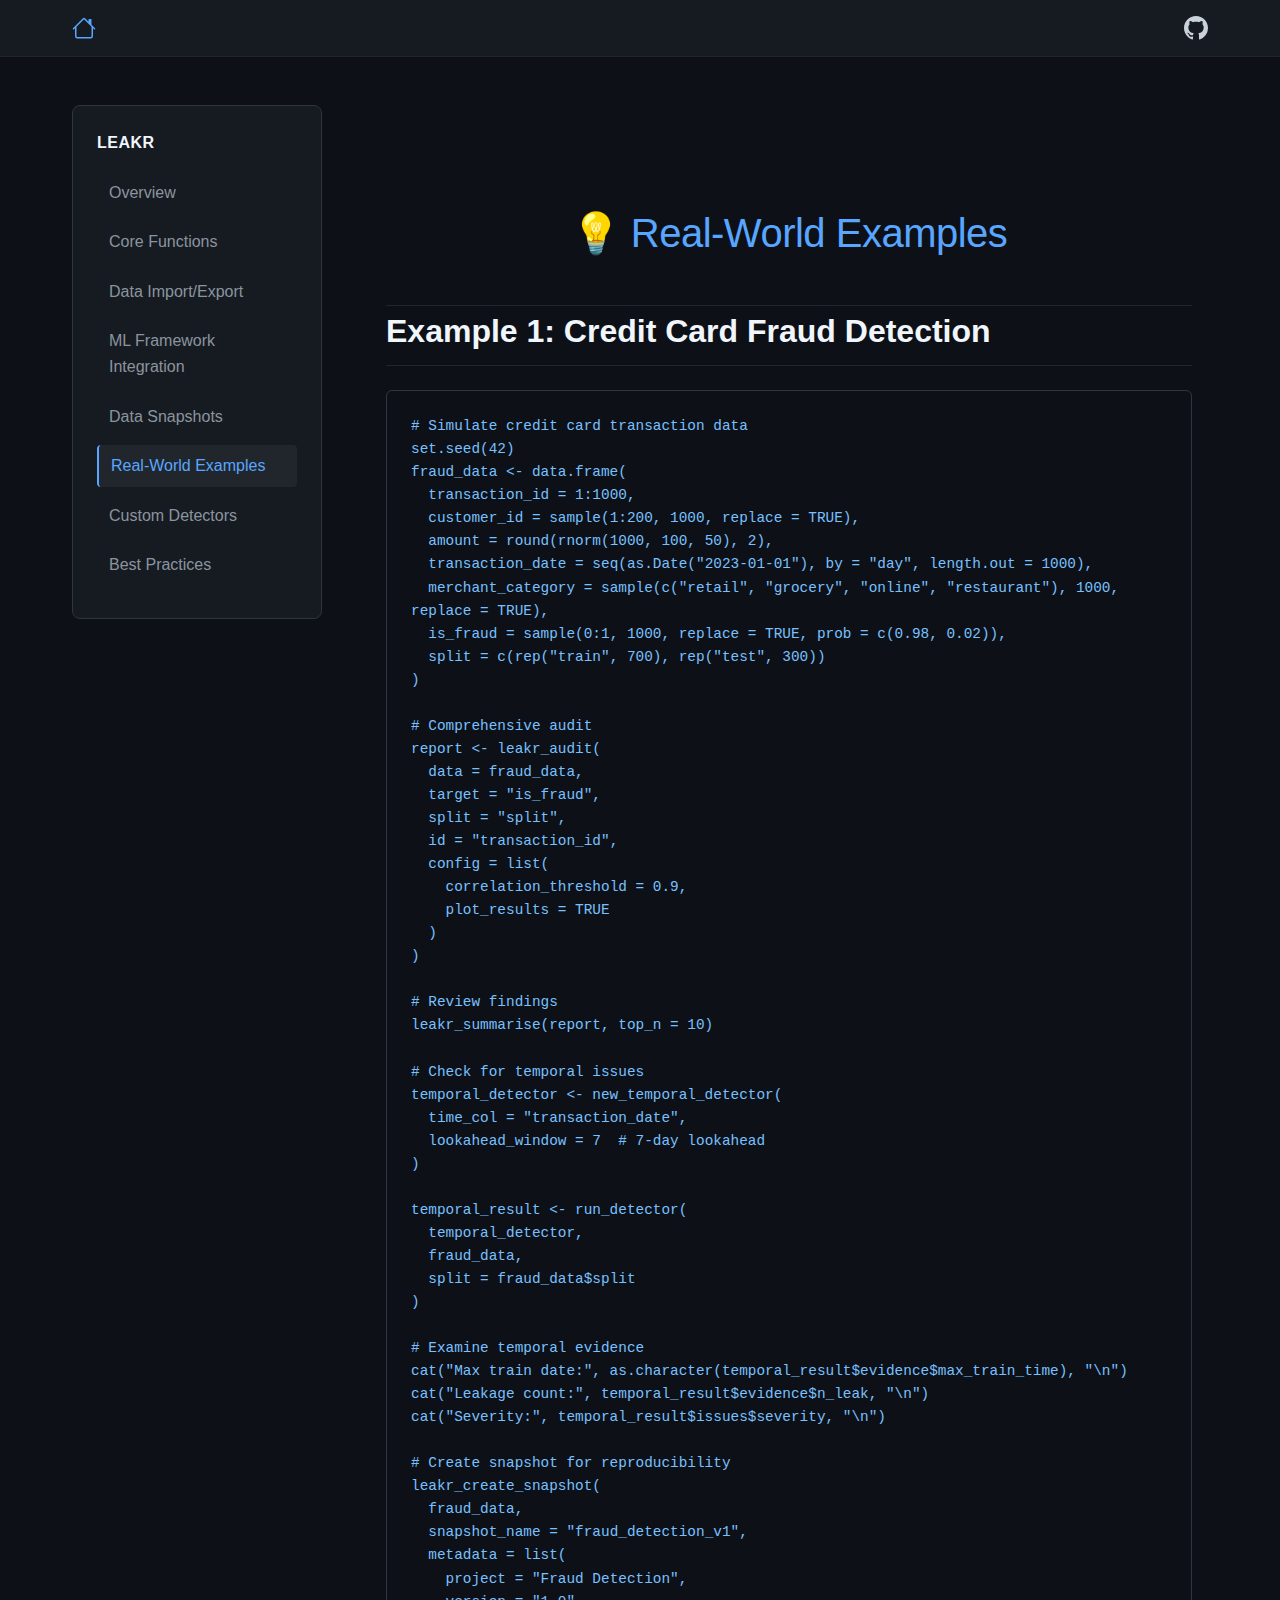
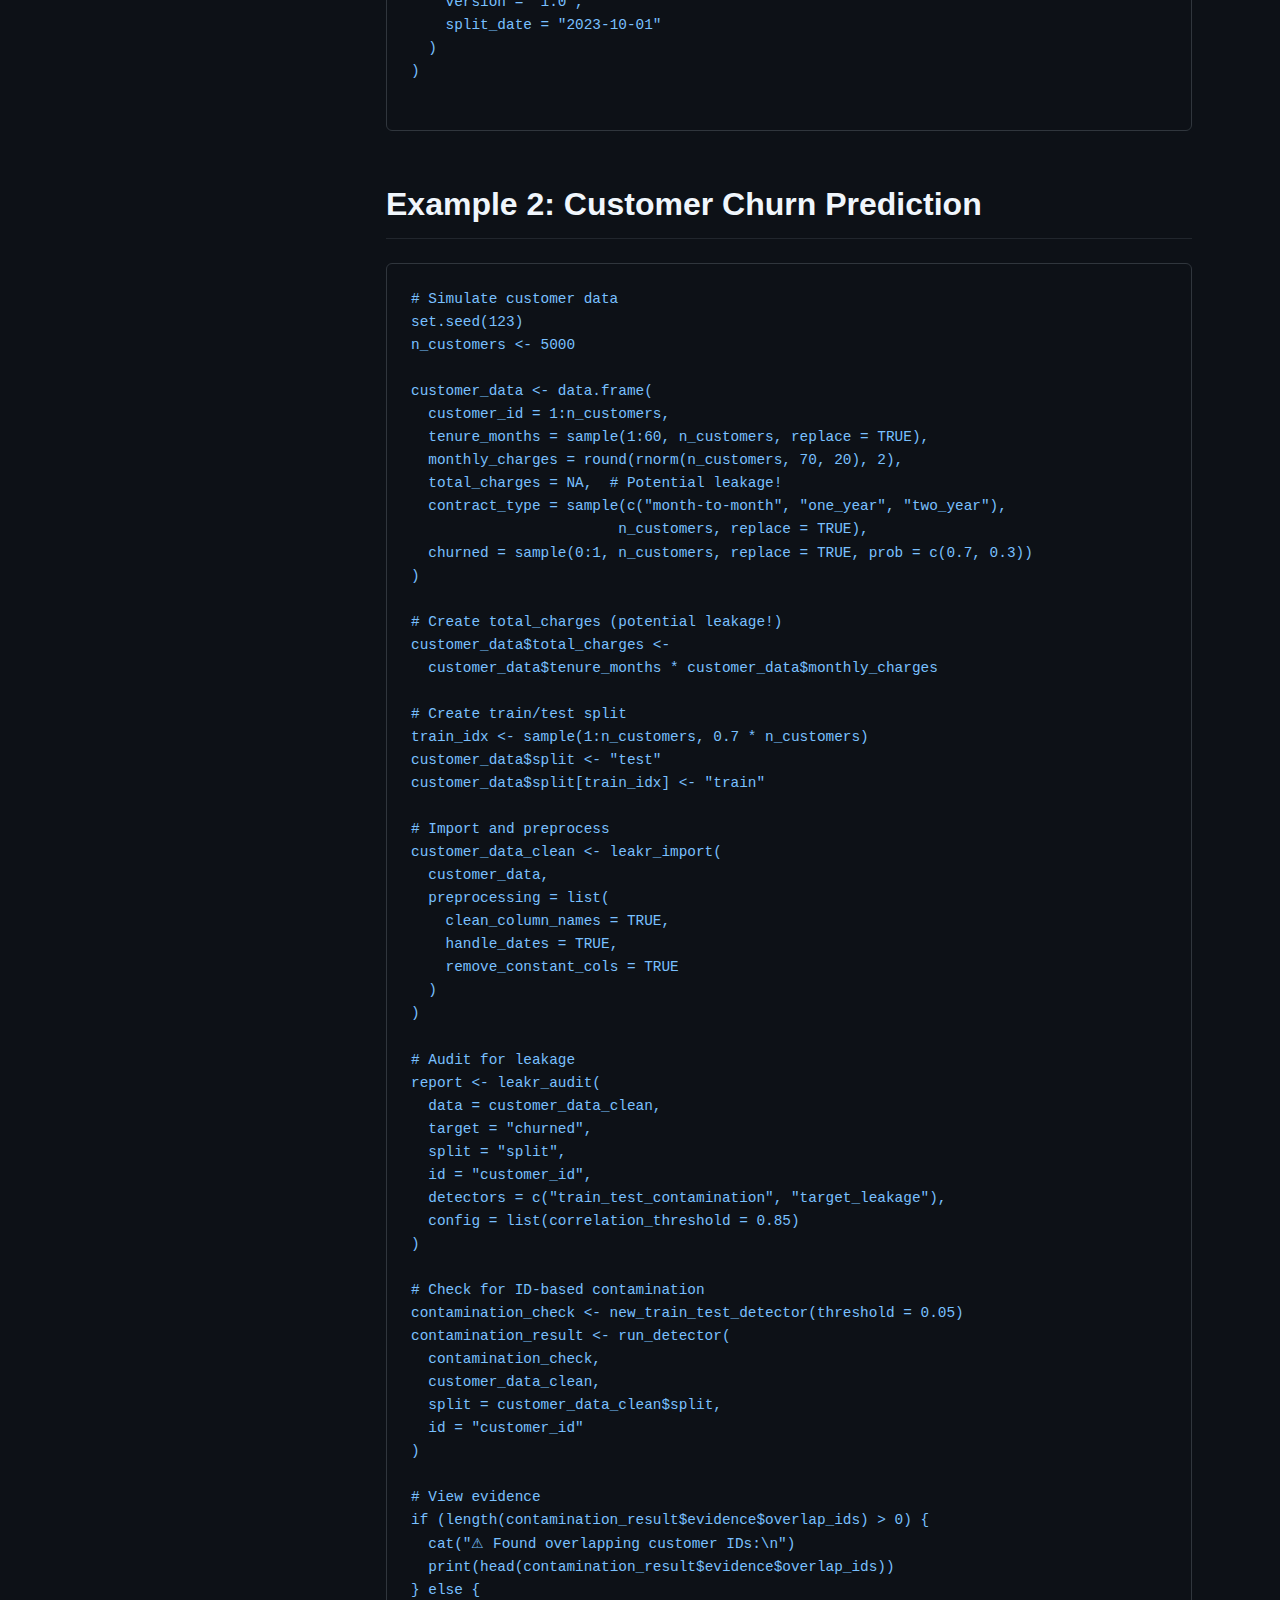
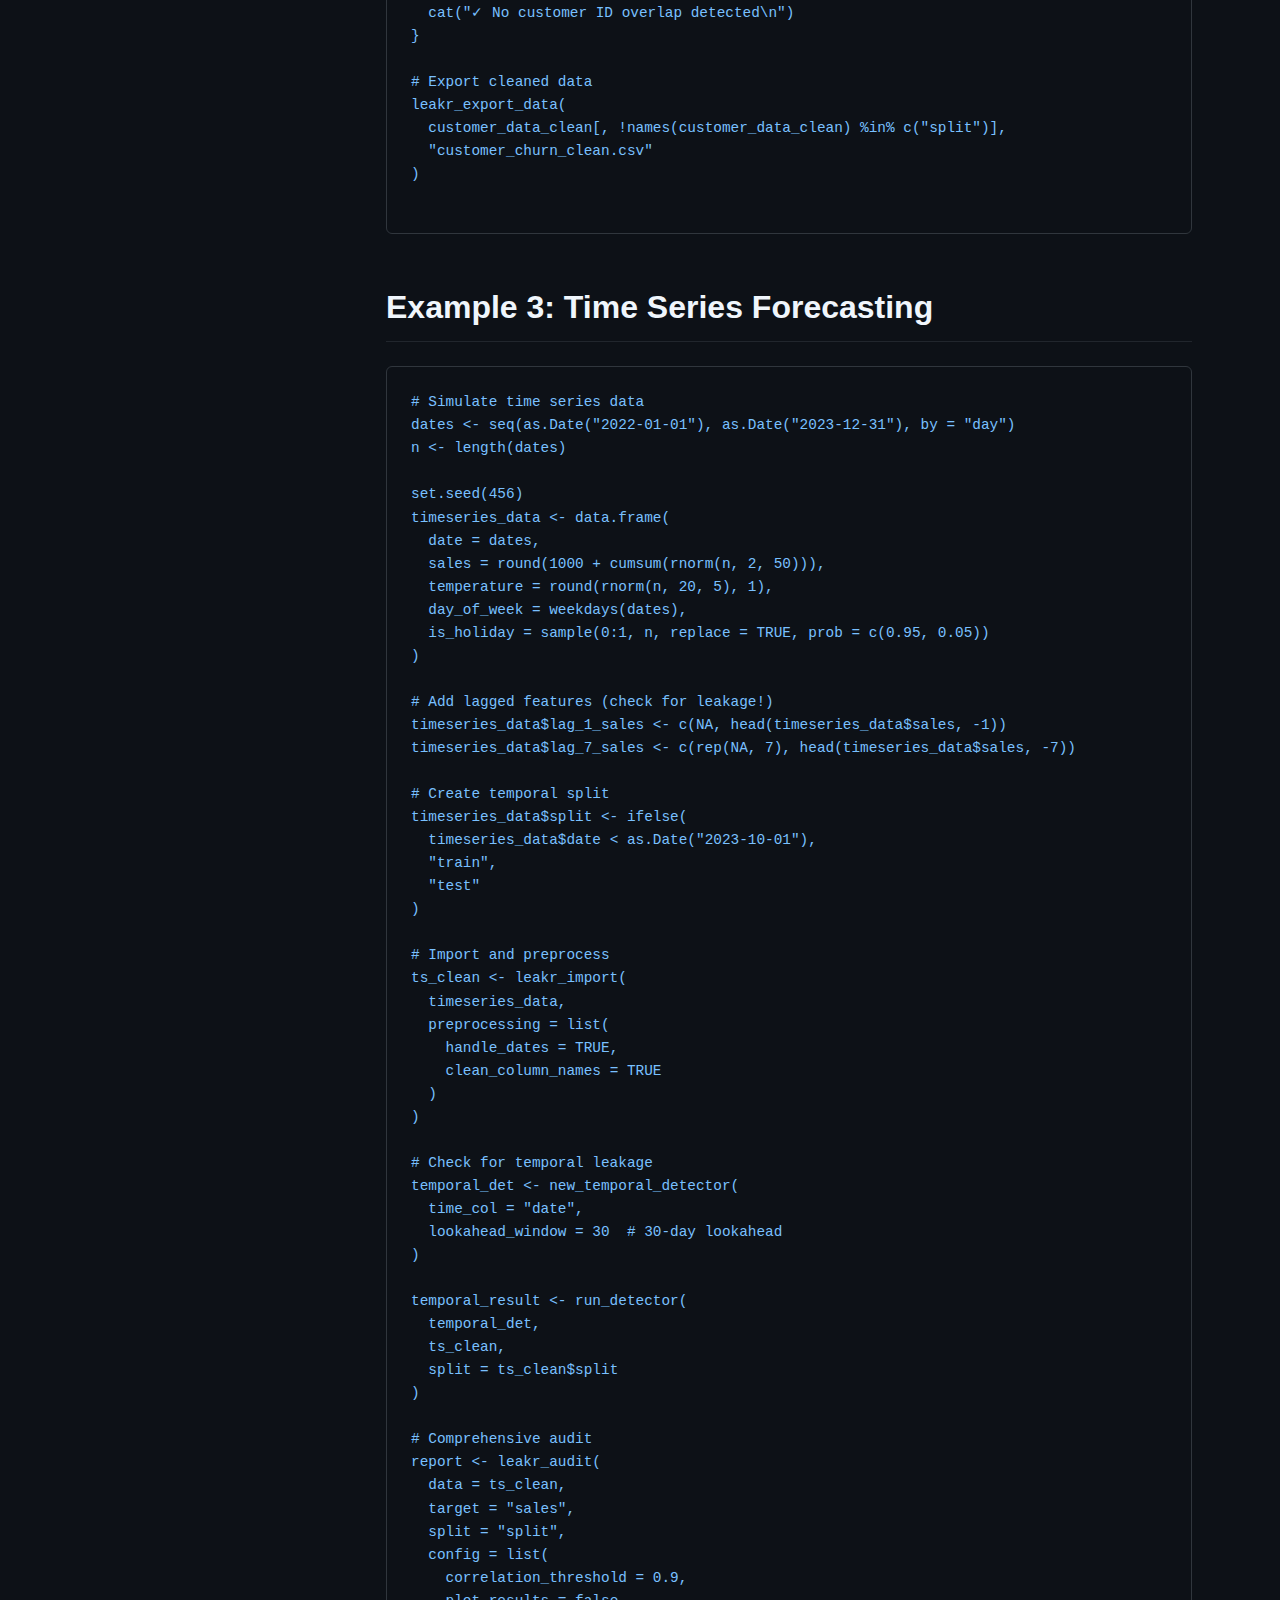
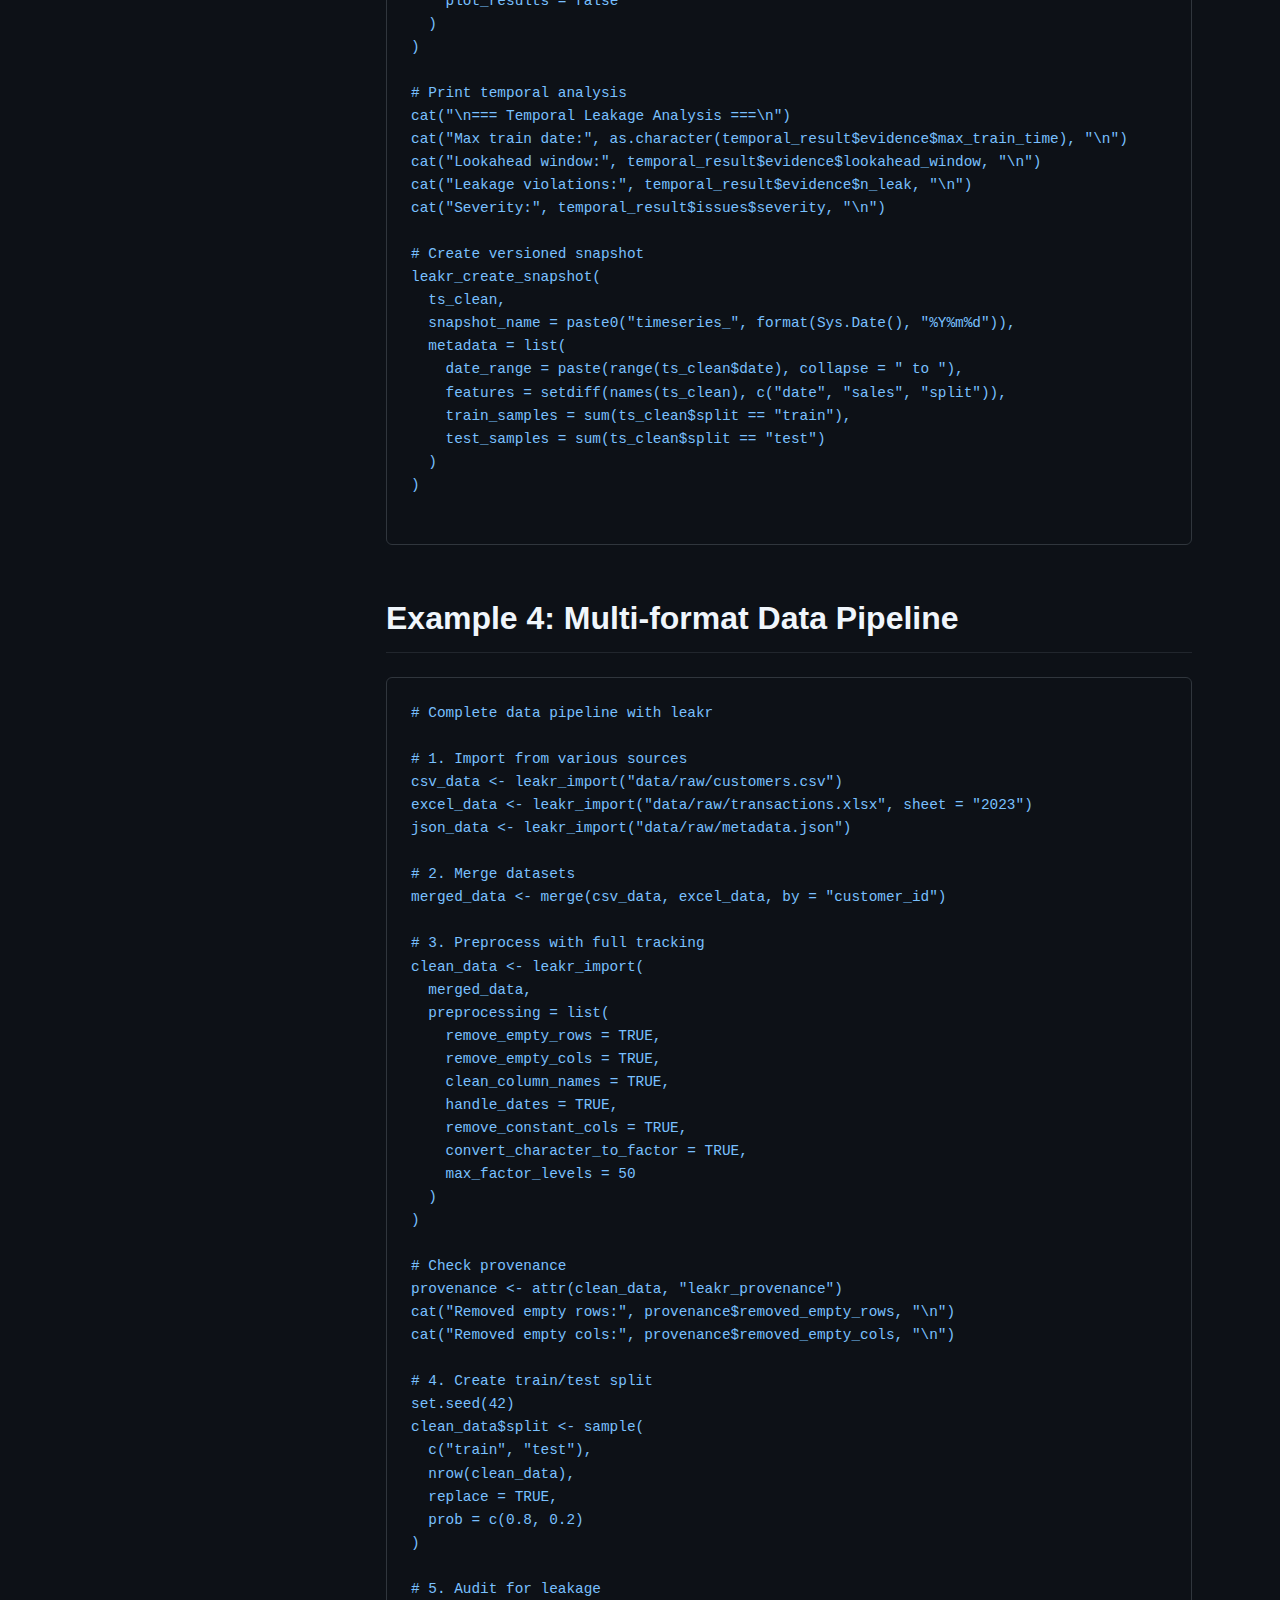
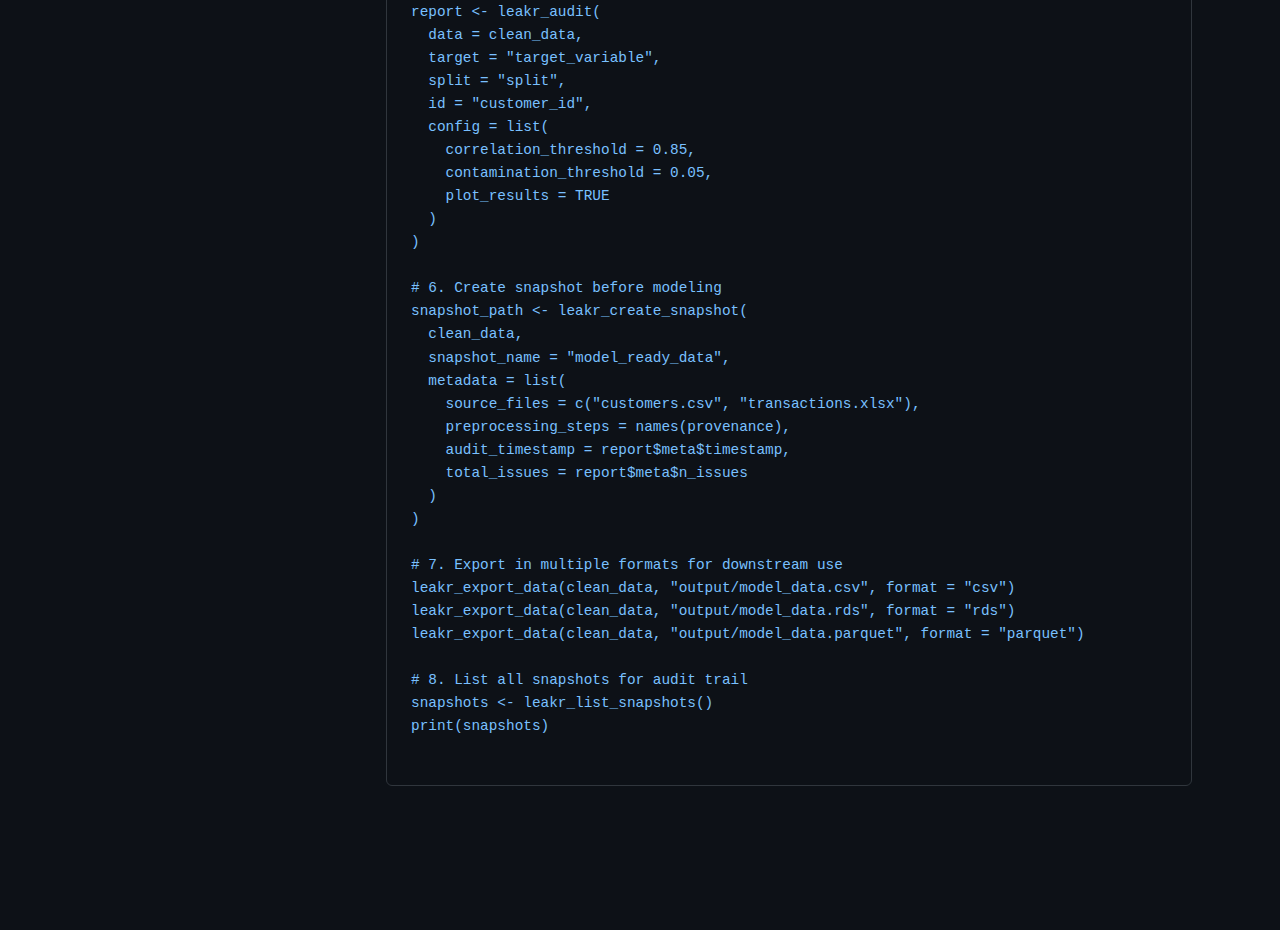
<file: packages/leakr/examples.html>
<html lang="en">
<head>
    <meta charset="UTF-8">
    <meta name="viewport" content="width=device-width, initial-scale=1.0">
    <title>leakr - Real-World Examples</title>
    <link rel="stylesheet" href="../../css/style.css">
</head>
<body>
    <nav class="navbar">
        <div class="container">
            <a href="../../index.html" class="nav-brand home-icon">
                <svg height="24" width="24" viewBox="0 0 16 16" fill="currentColor">
                    <path d="M8.707 1.5a1 1 0 0 0-1.414 0L.646 8.146a.5.5 0 0 0 .708.708L2 8.207V13.5A1.5 1.5 0 0 0 3.5 15h9a1.5 1.5 0 0 0 1.5-1.5V8.207l.646.647a.5.5 0 0 0 .708-.708L13 5.793V2.5a.5.5 0 0 0-.5-.5h-1a.5.5 0 0 0-.5.5v1.293L8.707 1.5ZM13 7.207V13.5a.5.5 0 0 1-.5.5h-9a.5.5 0 0 1-.5-.5V7.207l5-5 5 5Z"/>
                </svg>
            </a>
            <div class="nav-links">
                <a href="https://github.com/cherylisabella" target="_blank" class="github-icon">
                    <svg height="24" width="24" viewBox="0 0 16 16" fill="currentColor">
                        <path d="M8 0C3.58 0 0 3.58 0 8c0 3.54 2.29 6.53 5.47 7.59.4.07.55-.17.55-.38 0-.19-.01-.82-.01-1.49-2.01.37-2.53-.49-2.69-.94-.09-.23-.48-.94-.82-1.13-.28-.15-.68-.52-.01-.53.63-.01 1.08.58 1.23.82.72 1.21 1.87.87 2.33.66.07-.52.28-.87.51-1.07-1.78-.2-3.64-.89-3.64-3.95 0-.87.31-1.59.82-2.15-.08-.2-.36-1.02.08-2.12 0 0 .67-.21 2.2.82.64-.18 1.32-.27 2-.27.68 0 1.36.09 2 .27 1.53-1.04 2.2-.82 2.2-.82.44 1.1.16 1.92.08 2.12.51.56.82 1.27.82 2.15 0 3.07-1.87 3.75-3.65 3.95.29.25.54.73.54 1.48 0 1.07-.01 1.93-.01 2.2 0 .21.15.46.55.38A8.013 8.013 0 0016 8c0-4.42-3.58-8-8-8z"></path>
                    </svg>
                </a>
            </div>
        </div>
    </nav>

    <div class="container">
        <div class="doc-layout">
            <aside class="sidebar">
                <nav class="sidebar-nav">
                    <h3>leakr</h3>
                    <ul>
                        <li><a href="index.html">Overview</a></li>
                        <li><a href="core_functions.html">Core Functions</a></li>
                        <li><a href="data_io.html">Data Import/Export</a></li>
                        <li><a href="ml_integration.html">ML Framework Integration</a></li>
                        <li><a href="snapshots.html">Data Snapshots</a></li>
                        <li><a href="examples.html" class="active">Real-World Examples</a></li>
                        <li><a href="custom_detectors.html">Custom Detectors</a></li>
                        <li><a href="best_practices.html">Best Practices</a></li>
                    </ul>
                </nav>
            </aside>

            <main class="doc-content">
                <header class="doc-page-header">
                    <div class="header-title">
                        <h1>💡 Real-World Examples</h1>
                    </div>
                </header>

                <section>
                    <h2>Example 1: Credit Card Fraud Detection</h2>
                    <pre class="code-block">
# Simulate credit card transaction data
set.seed(42)
fraud_data <- data.frame(
  transaction_id = 1:1000,
  customer_id = sample(1:200, 1000, replace = TRUE),
  amount = round(rnorm(1000, 100, 50), 2),
  transaction_date = seq(as.Date("2023-01-01"), by = "day", length.out = 1000),
  merchant_category = sample(c("retail", "grocery", "online", "restaurant"), 1000, replace = TRUE),
  is_fraud = sample(0:1, 1000, replace = TRUE, prob = c(0.98, 0.02)),
  split = c(rep("train", 700), rep("test", 300))
)

# Comprehensive audit
report <- leakr_audit(
  data = fraud_data,
  target = "is_fraud",
  split = "split",
  id = "transaction_id",
  config = list(
    correlation_threshold = 0.9,
    plot_results = TRUE
  )
)

# Review findings
leakr_summarise(report, top_n = 10)

# Check for temporal issues
temporal_detector <- new_temporal_detector(
  time_col = "transaction_date",
  lookahead_window = 7  # 7-day lookahead
)

temporal_result <- run_detector(
  temporal_detector,
  fraud_data,
  split = fraud_data$split
)

# Examine temporal evidence
cat("Max train date:", as.character(temporal_result$evidence$max_train_time), "\n")
cat("Leakage count:", temporal_result$evidence$n_leak, "\n")
cat("Severity:", temporal_result$issues$severity, "\n")

# Create snapshot for reproducibility
leakr_create_snapshot(
  fraud_data,
  snapshot_name = "fraud_detection_v1",
  metadata = list(
    project = "Fraud Detection",
    version = "1.0",
    split_date = "2023-10-01"
  )
)
                    </pre>
                </section>

                <section>
                    <h2>Example 2: Customer Churn Prediction</h2>
                    <pre class="code-block">
# Simulate customer data
set.seed(123)
n_customers <- 5000

customer_data <- data.frame(
  customer_id = 1:n_customers,
  tenure_months = sample(1:60, n_customers, replace = TRUE),
  monthly_charges = round(rnorm(n_customers, 70, 20), 2),
  total_charges = NA,  # Potential leakage!
  contract_type = sample(c("month-to-month", "one_year", "two_year"), 
                        n_customers, replace = TRUE),
  churned = sample(0:1, n_customers, replace = TRUE, prob = c(0.7, 0.3))
)

# Create total_charges (potential leakage!)
customer_data$total_charges <- 
  customer_data$tenure_months * customer_data$monthly_charges

# Create train/test split
train_idx <- sample(1:n_customers, 0.7 * n_customers)
customer_data$split <- "test"
customer_data$split[train_idx] <- "train"

# Import and preprocess
customer_data_clean <- leakr_import(
  customer_data,
  preprocessing = list(
    clean_column_names = TRUE,
    handle_dates = TRUE,
    remove_constant_cols = TRUE
  )
)

# Audit for leakage
report <- leakr_audit(
  data = customer_data_clean,
  target = "churned",
  split = "split",
  id = "customer_id",
  detectors = c("train_test_contamination", "target_leakage"),
  config = list(correlation_threshold = 0.85)
)

# Check for ID-based contamination
contamination_check <- new_train_test_detector(threshold = 0.05)
contamination_result <- run_detector(
  contamination_check,
  customer_data_clean,
  split = customer_data_clean$split,
  id = "customer_id"
)

# View evidence
if (length(contamination_result$evidence$overlap_ids) > 0) {
  cat("⚠ Found overlapping customer IDs:\n")
  print(head(contamination_result$evidence$overlap_ids))
} else {
  cat("✓ No customer ID overlap detected\n")
}

# Export cleaned data
leakr_export_data(
  customer_data_clean[, !names(customer_data_clean) %in% c("split")],
  "customer_churn_clean.csv"
)
                    </pre>
                </section>

                <section>
                    <h2>Example 3: Time Series Forecasting</h2>
                    <pre class="code-block">
# Simulate time series data
dates <- seq(as.Date("2022-01-01"), as.Date("2023-12-31"), by = "day")
n <- length(dates)

set.seed(456)
timeseries_data <- data.frame(
  date = dates,
  sales = round(1000 + cumsum(rnorm(n, 2, 50))),
  temperature = round(rnorm(n, 20, 5), 1),
  day_of_week = weekdays(dates),
  is_holiday = sample(0:1, n, replace = TRUE, prob = c(0.95, 0.05))
)

# Add lagged features (check for leakage!)
timeseries_data$lag_1_sales <- c(NA, head(timeseries_data$sales, -1))
timeseries_data$lag_7_sales <- c(rep(NA, 7), head(timeseries_data$sales, -7))

# Create temporal split
timeseries_data$split <- ifelse(
  timeseries_data$date < as.Date("2023-10-01"),
  "train",
  "test"
)

# Import and preprocess
ts_clean <- leakr_import(
  timeseries_data,
  preprocessing = list(
    handle_dates = TRUE,
    clean_column_names = TRUE
  )
)

# Check for temporal leakage
temporal_det <- new_temporal_detector(
  time_col = "date",
  lookahead_window = 30  # 30-day lookahead
)

temporal_result <- run_detector(
  temporal_det,
  ts_clean,
  split = ts_clean$split
)

# Comprehensive audit
report <- leakr_audit(
  data = ts_clean,
  target = "sales",
  split = "split",
  config = list(
    correlation_threshold = 0.9,
    plot_results = false
  )
)

# Print temporal analysis
cat("\n=== Temporal Leakage Analysis ===\n")
cat("Max train date:", as.character(temporal_result$evidence$max_train_time), "\n")
cat("Lookahead window:", temporal_result$evidence$lookahead_window, "\n")
cat("Leakage violations:", temporal_result$evidence$n_leak, "\n")
cat("Severity:", temporal_result$issues$severity, "\n")

# Create versioned snapshot
leakr_create_snapshot(
  ts_clean,
  snapshot_name = paste0("timeseries_", format(Sys.Date(), "%Y%m%d")),
  metadata = list(
    date_range = paste(range(ts_clean$date), collapse = " to "),
    features = setdiff(names(ts_clean), c("date", "sales", "split")),
    train_samples = sum(ts_clean$split == "train"),
    test_samples = sum(ts_clean$split == "test")
  )
)
                    </pre>
                </section>

                <section>
                    <h2>Example 4: Multi-format Data Pipeline</h2>
                    <pre class="code-block">
# Complete data pipeline with leakr

# 1. Import from various sources
csv_data <- leakr_import("data/raw/customers.csv")
excel_data <- leakr_import("data/raw/transactions.xlsx", sheet = "2023")
json_data <- leakr_import("data/raw/metadata.json")

# 2. Merge datasets
merged_data <- merge(csv_data, excel_data, by = "customer_id")

# 3. Preprocess with full tracking
clean_data <- leakr_import(
  merged_data,
  preprocessing = list(
    remove_empty_rows = TRUE,
    remove_empty_cols = TRUE,
    clean_column_names = TRUE,
    handle_dates = TRUE,
    remove_constant_cols = TRUE,
    convert_character_to_factor = TRUE,
    max_factor_levels = 50
  )
)

# Check provenance
provenance <- attr(clean_data, "leakr_provenance")
cat("Removed empty rows:", provenance$removed_empty_rows, "\n")
cat("Removed empty cols:", provenance$removed_empty_cols, "\n")

# 4. Create train/test split
set.seed(42)
clean_data$split <- sample(
  c("train", "test"),
  nrow(clean_data),
  replace = TRUE,
  prob = c(0.8, 0.2)
)

# 5. Audit for leakage
report <- leakr_audit(
  data = clean_data,
  target = "target_variable",
  split = "split",
  id = "customer_id",
  config = list(
    correlation_threshold = 0.85,
    contamination_threshold = 0.05,
    plot_results = TRUE
  )
)

# 6. Create snapshot before modeling
snapshot_path <- leakr_create_snapshot(
  clean_data,
  snapshot_name = "model_ready_data",
  metadata = list(
    source_files = c("customers.csv", "transactions.xlsx"),
    preprocessing_steps = names(provenance),
    audit_timestamp = report$meta$timestamp,
    total_issues = report$meta$n_issues
  )
)

# 7. Export in multiple formats for downstream use
leakr_export_data(clean_data, "output/model_data.csv", format = "csv")
leakr_export_data(clean_data, "output/model_data.rds", format = "rds")
leakr_export_data(clean_data, "output/model_data.parquet", format = "parquet")

# 8. List all snapshots for audit trail
snapshots <- leakr_list_snapshots()
print(snapshots)
                    </pre>
                </section>
            </main>
        </div>
    </div>
</body>
</html>
</file>
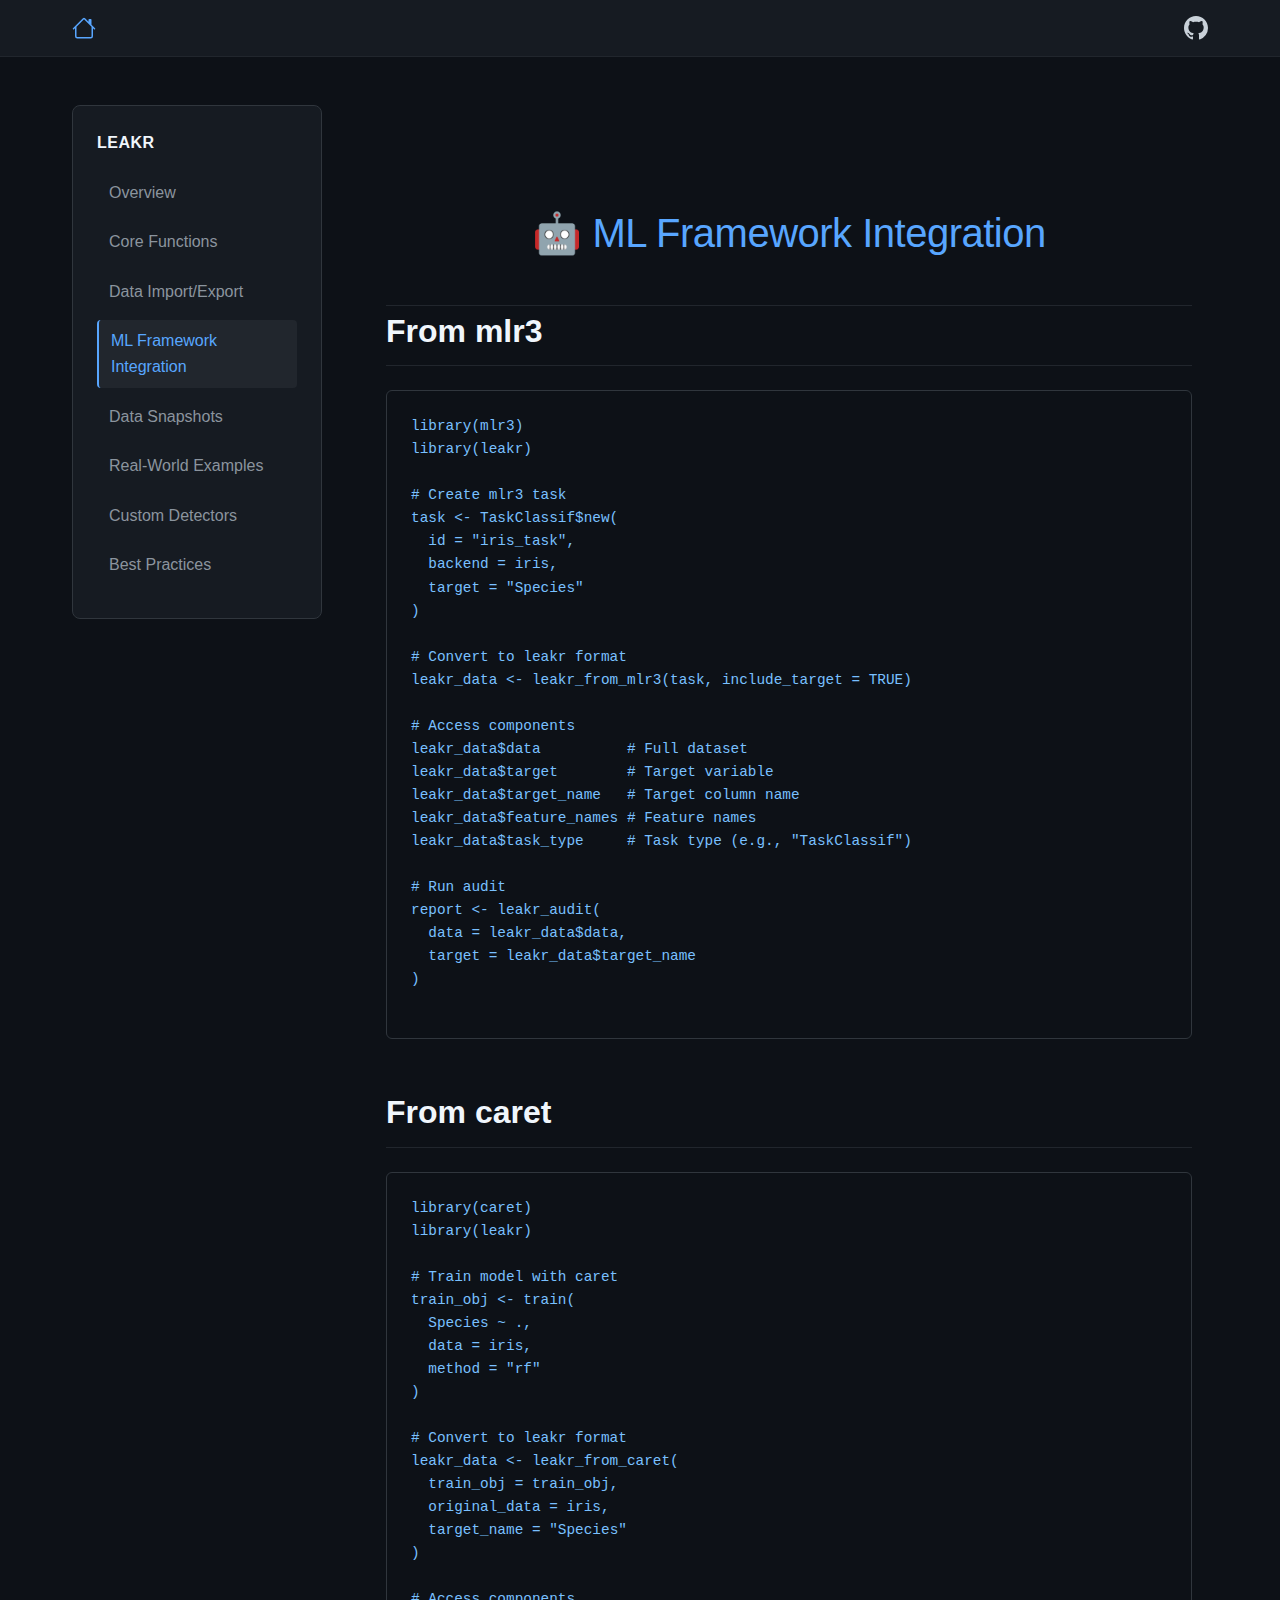
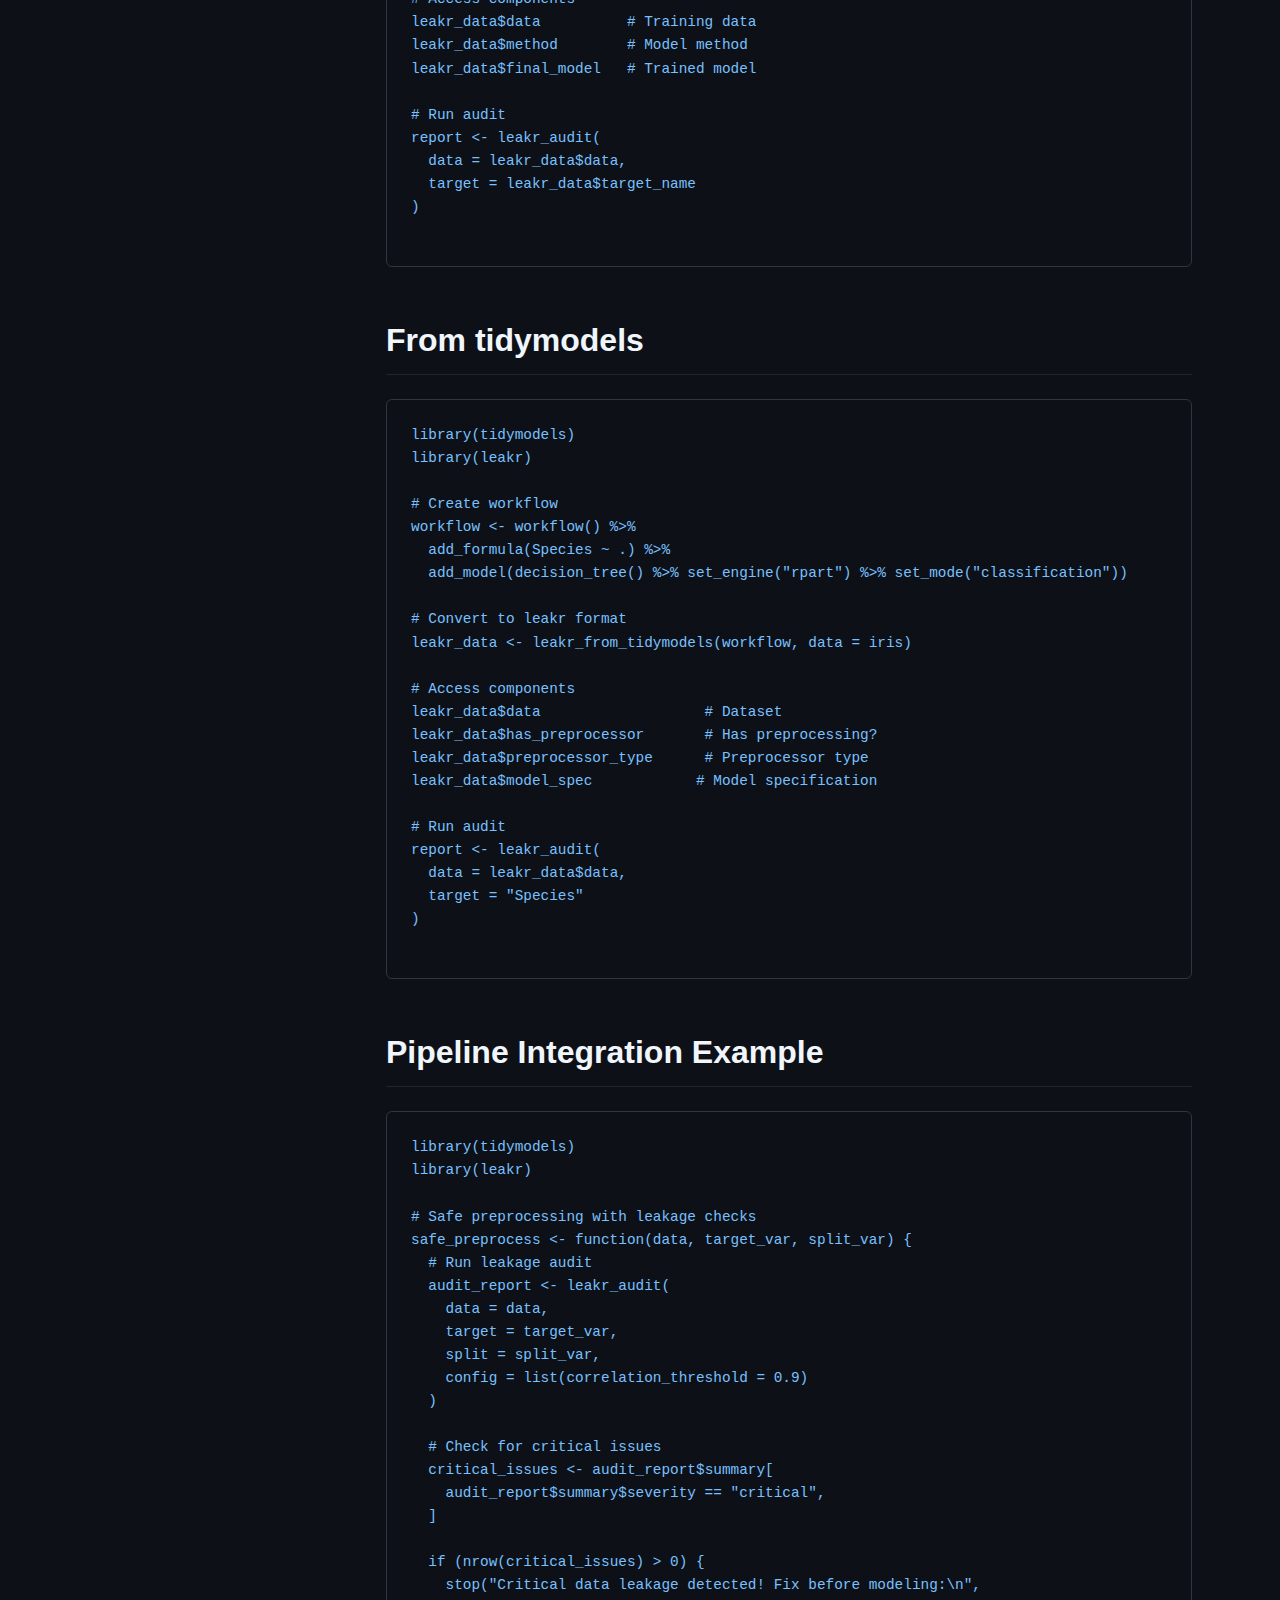
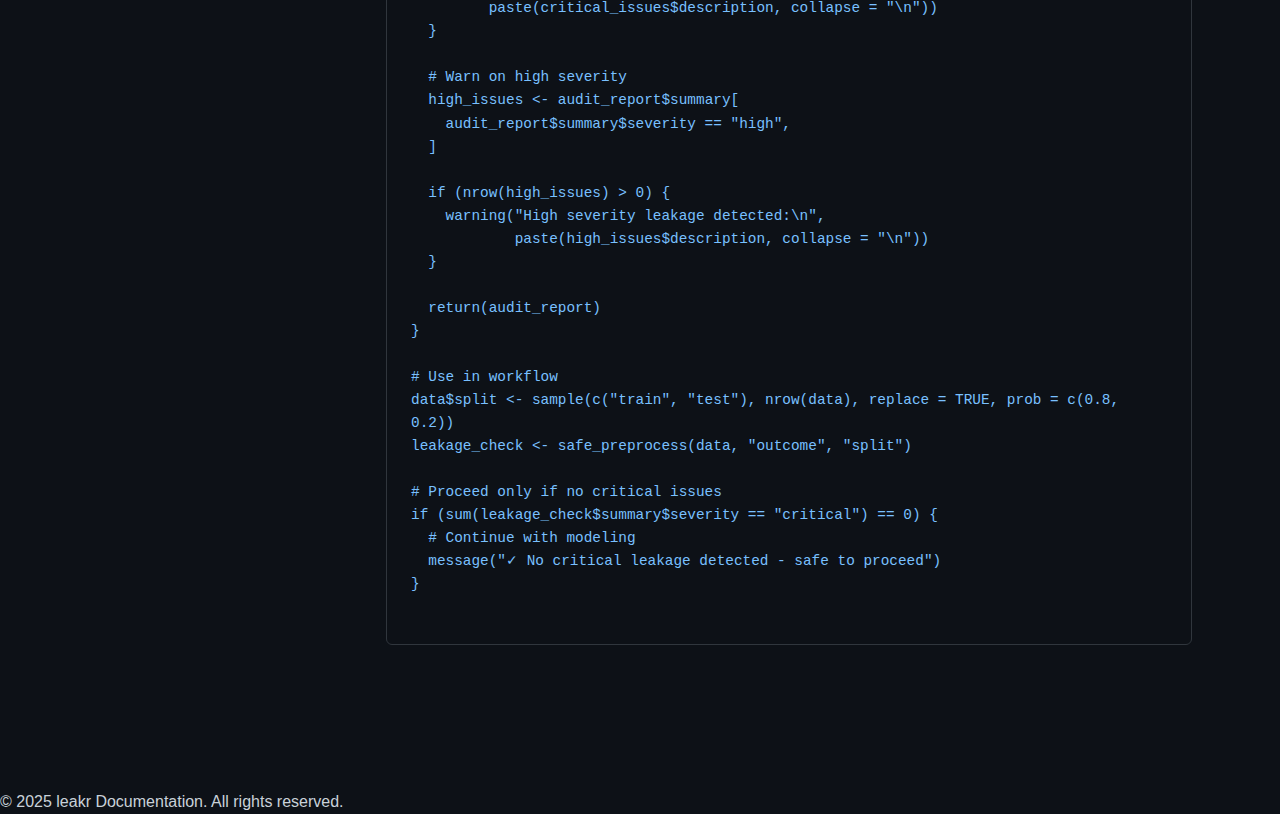
<file: packages/leakr/ml_integration.html>
<html lang="en">
<head>
    <meta charset="UTF-8">
    <meta name="viewport" content="width=device-width, initial-scale=1.0">
    <title>leakr - ML Framework Integration</title>
    <link rel="stylesheet" href="../../css/style.css">
</head>
<body>
    <nav class="navbar">
        <div class="container">
            <a href="../../index.html" class="nav-brand home-icon">
                <svg height="24" width="24" viewBox="0 0 16 16" fill="currentColor">
                    <path d="M8.707 1.5a1 1 0 0 0-1.414 0L.646 8.146a.5.5 0 0 0 .708.708L2 8.207V13.5A1.5 1.5 0 0 0 3.5 15h9a1.5 1.5 0 0 0 1.5-1.5V8.207l.646.647a.5.5 0 0 0 .708-.708L13 5.793V2.5a.5.5 0 0 0-.5-.5h-1a.5.5 0 0 0-.5.5v1.293L8.707 1.5ZM13 7.207V13.5a.5.5 0 0 1-.5.5h-9a.5.5 0 0 1-.5-.5V7.207l5-5 5 5Z"/>
                </svg>
            </a>
            <div class="nav-links">
                <a href="https://github.com/cherylisabella" target="_blank" class="github-icon">
                    <svg height="24" width="24" viewBox="0 0 16 16" fill="currentColor">
                        <path d="M8 0C3.58 0 0 3.58 0 8c0 3.54 2.29 6.53 5.47 7.59.4.07.55-.17.55-.38 0-.19-.01-.82-.01-1.49-2.01.37-2.53-.49-2.69-.94-.09-.23-.48-.94-.82-1.13-.28-.15-.68-.52-.01-.53.63-.01 1.08.58 1.23.82.72 1.21 1.87.87 2.33.66.07-.52.28-.87.51-1.07-1.78-.2-3.64-.89-3.64-3.95 0-.87.31-1.59.82-2.15-.08-.2-.36-1.02.08-2.12 0 0 .67-.21 2.2.82.64-.18 1.32-.27 2-.27.68 0 1.36.09 2 .27 1.53-1.04 2.2-.82 2.2-.82.44 1.1.16 1.92.08 2.12.51.56.82 1.27.82 2.15 0 3.07-1.87 3.75-3.65 3.95.29.25.54.73.54 1.48 0 1.07-.01 1.93-.01 2.2 0 .21.15.46.55.38A8.013 8.013 0 0016 8c0-4.42-3.58-8-8-8z"></path>
                    </svg>
                </a>
            </div>
        </div>
    </nav>

    <div class="container">
        <div class="doc-layout">
            <aside class="sidebar">
                <nav class="sidebar-nav">
                    <h3>leakr</h3>
                    <ul>
                        <li><a href="index.html">Overview</a></li>
                        <li><a href="core_functions.html">Core Functions</a></li>
                        <li><a href="data_io.html">Data Import/Export</a></li>
                        <li><a href="ml_integration.html" class="active">ML Framework Integration</a></li>
                        <li><a href="snapshots.html">Data Snapshots</a></li>
                        <li><a href="examples.html">Real-World Examples</a></li>
                        <li><a href="custom_detectors.html">Custom Detectors</a></li>
                        <li><a href="best_practices.html">Best Practices</a></li>
                    </ul>
                </nav>
            </aside>

            <main class="doc-content">
                <header class="doc-page-header">
                    <div class="header-title">
                        <h1>🤖 ML Framework Integration</h1>
                    </div>
                </header>

                <section>
                    <h2>From mlr3</h2>
                    <pre class="code-block">
library(mlr3)
library(leakr)

# Create mlr3 task
task <- TaskClassif$new(
  id = "iris_task",
  backend = iris,
  target = "Species"
)

# Convert to leakr format
leakr_data <- leakr_from_mlr3(task, include_target = TRUE)

# Access components
leakr_data$data          # Full dataset
leakr_data$target        # Target variable
leakr_data$target_name   # Target column name
leakr_data$feature_names # Feature names
leakr_data$task_type     # Task type (e.g., "TaskClassif")

# Run audit
report <- leakr_audit(
  data = leakr_data$data,
  target = leakr_data$target_name
)
                    </pre>
                </section>

                <section>
                    <h2>From caret</h2>
                    <pre class="code-block">
library(caret)
library(leakr)

# Train model with caret
train_obj <- train(
  Species ~ .,
  data = iris,
  method = "rf"
)

# Convert to leakr format
leakr_data <- leakr_from_caret(
  train_obj = train_obj,
  original_data = iris,
  target_name = "Species"
)

# Access components
leakr_data$data          # Training data
leakr_data$method        # Model method
leakr_data$final_model   # Trained model

# Run audit
report <- leakr_audit(
  data = leakr_data$data,
  target = leakr_data$target_name
)
                    </pre>
                </section>

                <section>
                    <h2>From tidymodels</h2>
                    <pre class="code-block">
library(tidymodels)
library(leakr)

# Create workflow
workflow <- workflow() %>%
  add_formula(Species ~ .) %>%
  add_model(decision_tree() %>% set_engine("rpart") %>% set_mode("classification"))

# Convert to leakr format
leakr_data <- leakr_from_tidymodels(workflow, data = iris)

# Access components
leakr_data$data                   # Dataset
leakr_data$has_preprocessor       # Has preprocessing?
leakr_data$preprocessor_type      # Preprocessor type
leakr_data$model_spec            # Model specification

# Run audit
report <- leakr_audit(
  data = leakr_data$data,
  target = "Species"
)
                    </pre>
                </section>

                <section>
                    <h2>Pipeline Integration Example</h2>
                    <pre class="code-block">
library(tidymodels)
library(leakr)

# Safe preprocessing with leakage checks
safe_preprocess <- function(data, target_var, split_var) {
  # Run leakage audit
  audit_report <- leakr_audit(
    data = data,
    target = target_var,
    split = split_var,
    config = list(correlation_threshold = 0.9)
  )
  
  # Check for critical issues
  critical_issues <- audit_report$summary[
    audit_report$summary$severity == "critical", 
  ]
  
  if (nrow(critical_issues) > 0) {
    stop("Critical data leakage detected! Fix before modeling:\n",
         paste(critical_issues$description, collapse = "\n"))
  }
  
  # Warn on high severity
  high_issues <- audit_report$summary[
    audit_report$summary$severity == "high", 
  ]
  
  if (nrow(high_issues) > 0) {
    warning("High severity leakage detected:\n",
            paste(high_issues$description, collapse = "\n"))
  }
  
  return(audit_report)
}

# Use in workflow
data$split <- sample(c("train", "test"), nrow(data), replace = TRUE, prob = c(0.8, 0.2))
leakage_check <- safe_preprocess(data, "outcome", "split")

# Proceed only if no critical issues
if (sum(leakage_check$summary$severity == "critical") == 0) {
  # Continue with modeling
  message("✓ No critical leakage detected - safe to proceed")
}
                    </pre>
                </section>
            </main>
        </div>
    </div>

    <footer class="footer">
        <p>&copy; 2025 leakr Documentation. All rights reserved.</p>
    </footer>
</body>
</html>
</file>
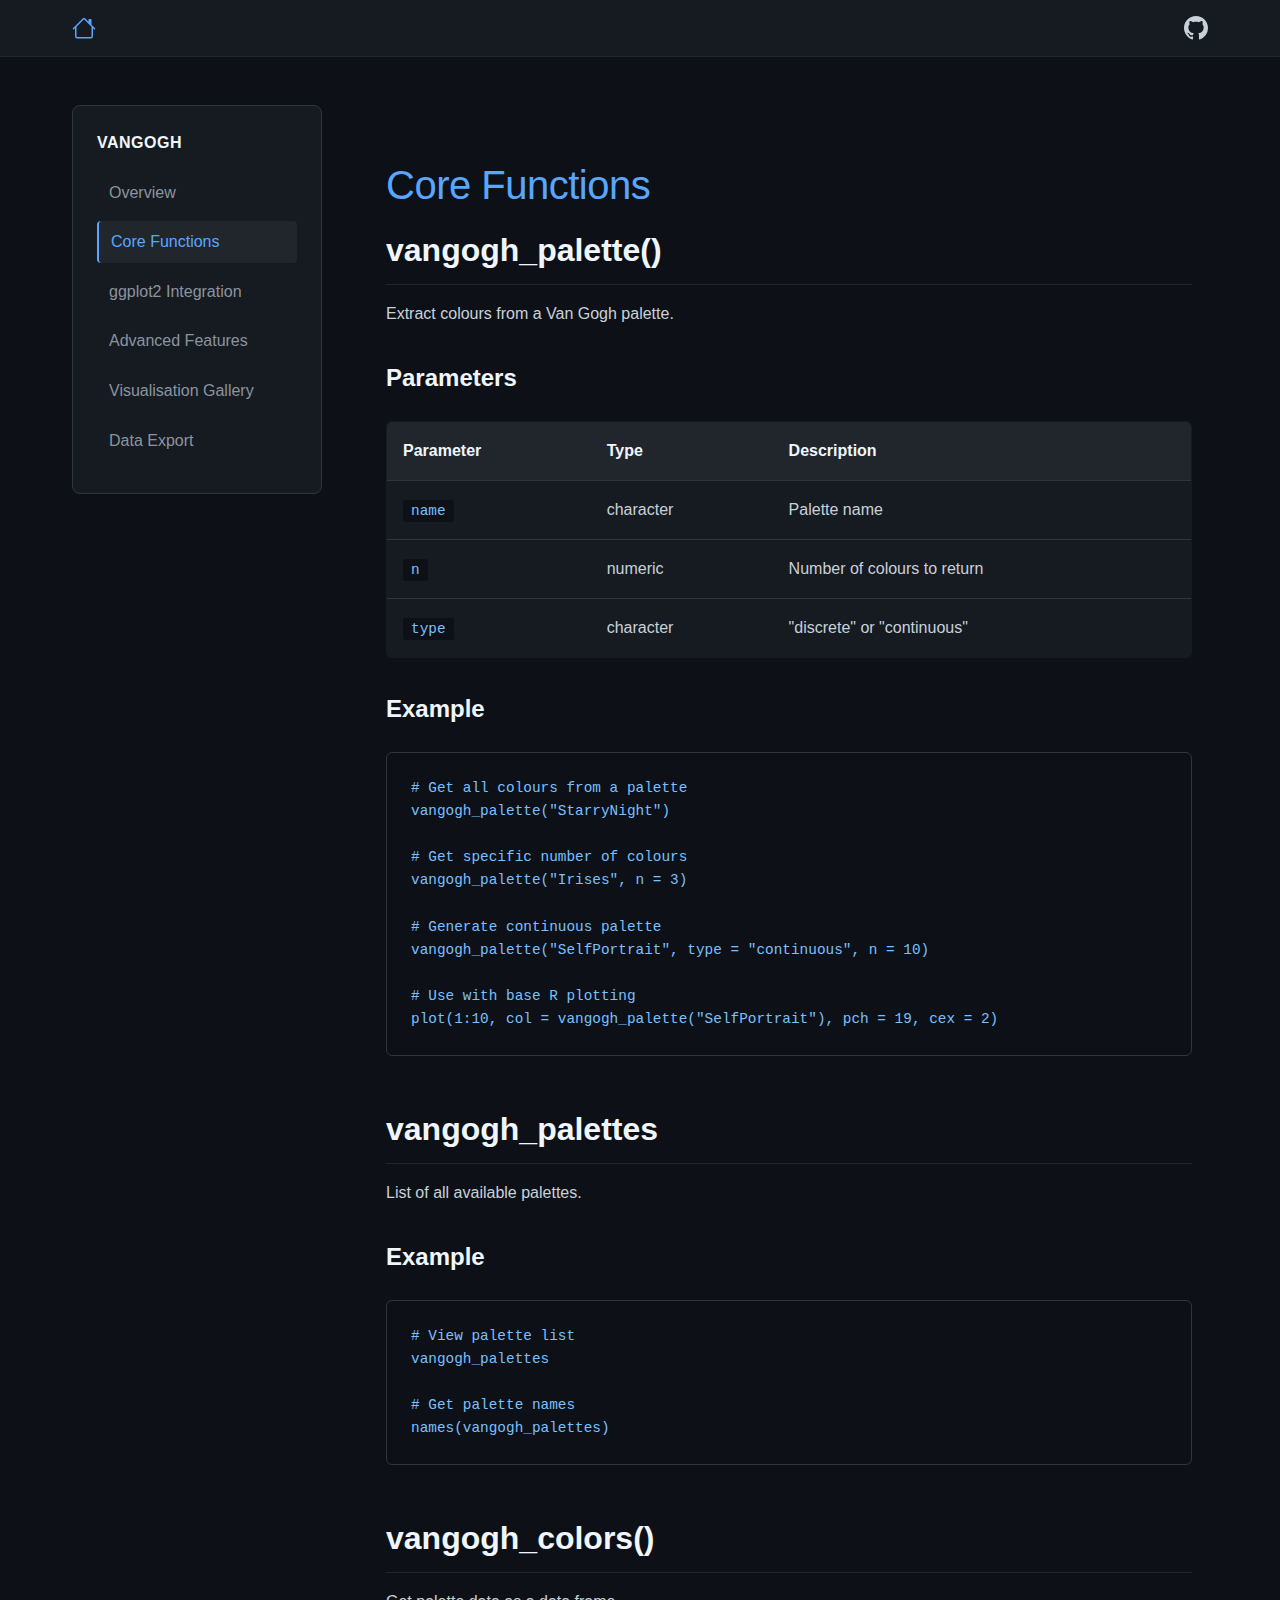
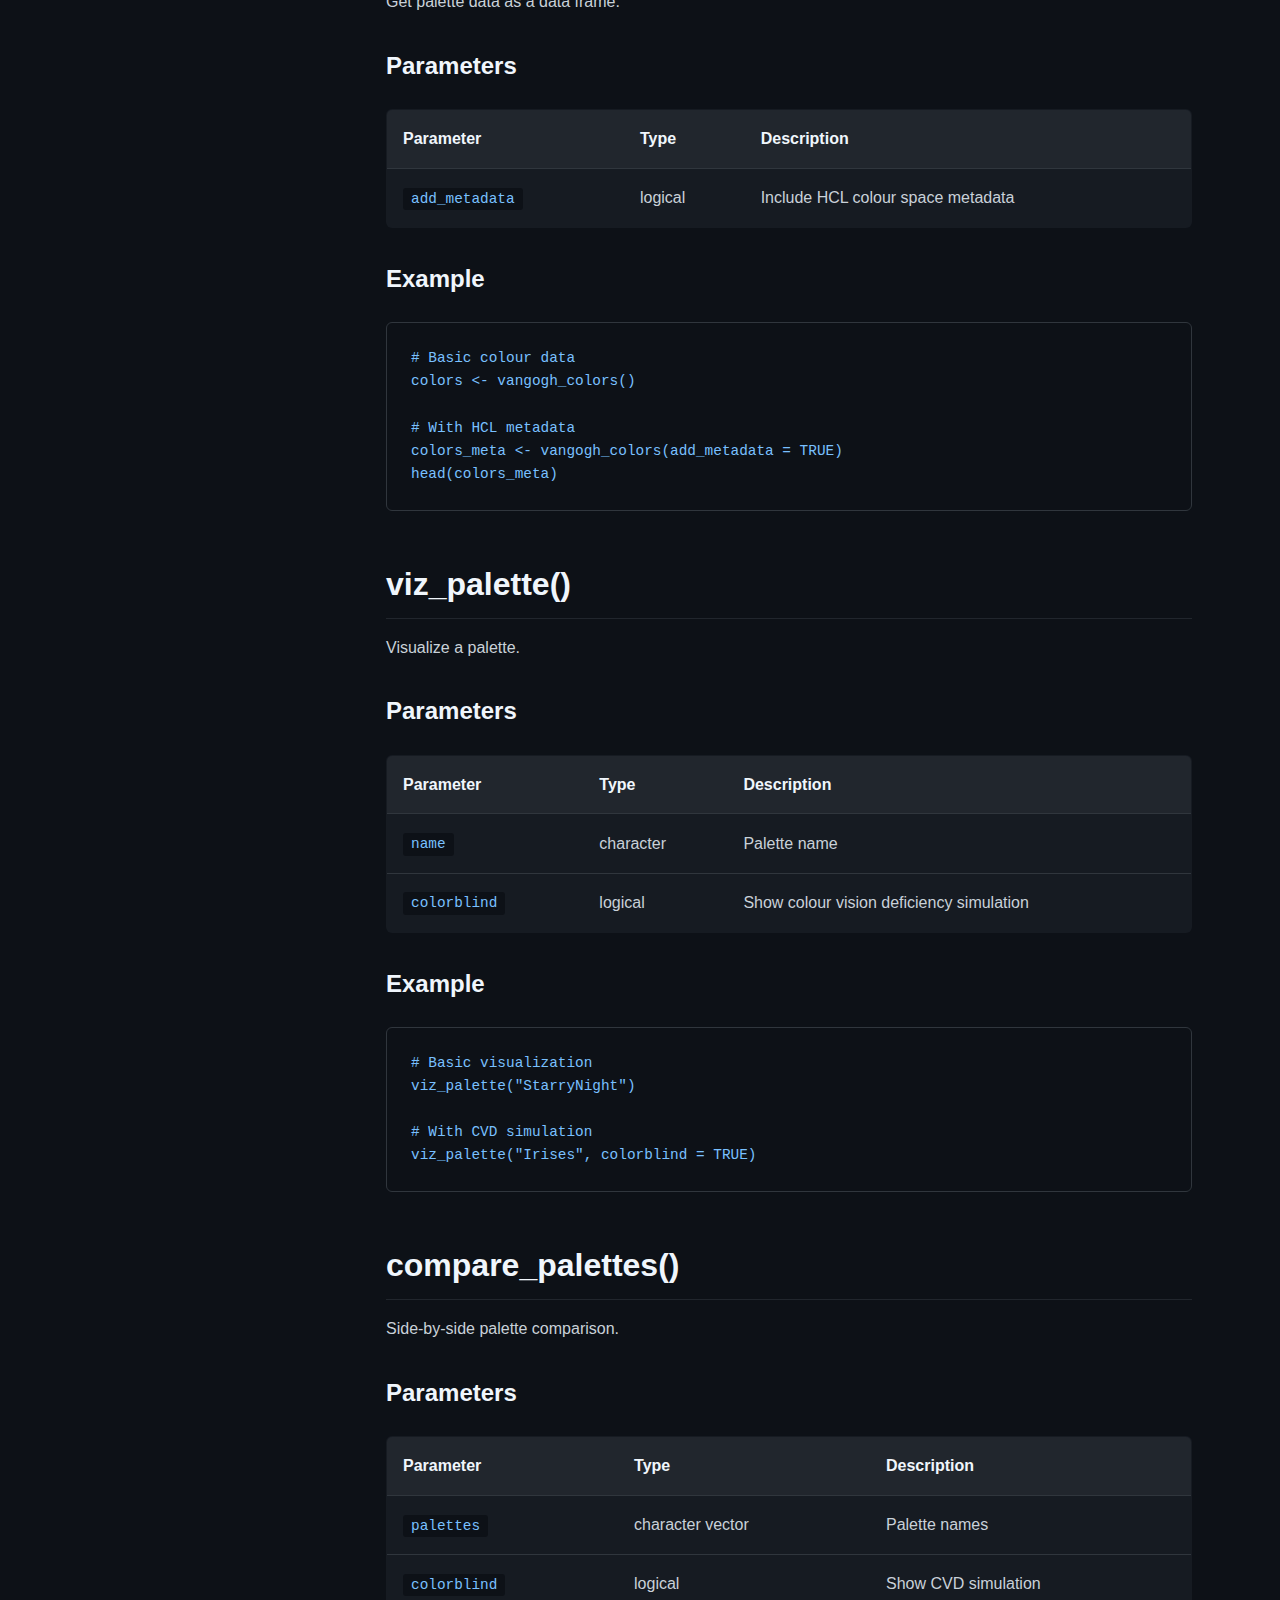
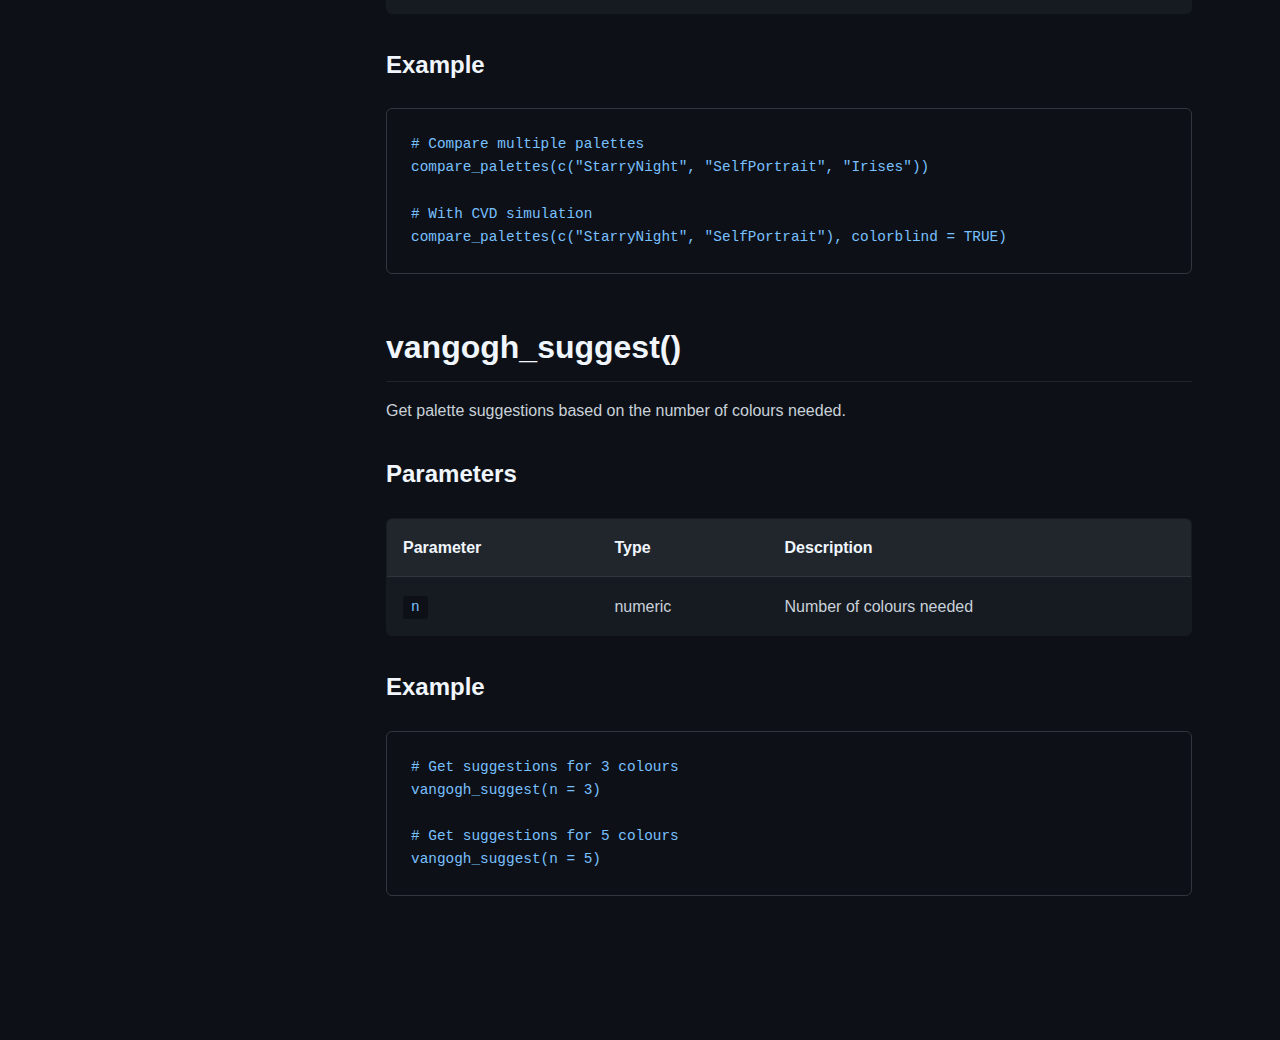
<file: packages/vangogh/functions.html>
<!DOCTYPE html>
<html lang="en">
<head>
    <meta charset="UTF-8">
    <meta name="viewport" content="width=device-width, initial-scale=1.0">
    <title>Core Functions - vangogh</title>
    <link rel="stylesheet" href="../../css/style.css">
</head>
<body>
    <nav class="navbar">
        <div class="container">
            <a href="../../index.html" class="nav-brand home-icon">
                <svg height="24" width="24" viewBox="0 0 16 16" fill="currentColor">
                    <path d="M8.707 1.5a1 1 0 0 0-1.414 0L.646 8.146a.5.5 0 0 0 .708.708L2 8.207V13.5A1.5 1.5 0 0 0 3.5 15h9a1.5 1.5 0 0 0 1.5-1.5V8.207l.646.647a.5.5 0 0 0 .708-.708L13 5.793V2.5a.5.5 0 0 0-.5-.5h-1a.5.5 0 0 0-.5.5v1.293L8.707 1.5ZM13 7.207V13.5a.5.5 0 0 1-.5.5h-9a.5.5 0 0 1-.5-.5V7.207l5-5 5 5Z"/>
                </svg>
            </a>
            <div class="nav-links">
                <a href="https://github.com/cherylisabella" target="_blank" class="github-icon">
                    <svg height="24" width="24" viewBox="0 0 16 16" fill="currentColor">
                        <path d="M8 0C3.58 0 0 3.58 0 8c0 3.54 2.29 6.53 5.47 7.59.4.07.55-.17.55-.38 0-.19-.01-.82-.01-1.49-2.01.37-2.53-.49-2.69-.94-.09-.23-.48-.94-.82-1.13-.28-.15-.68-.52-.01-.53.63-.01 1.08.58 1.23.82.72 1.21 1.87.87 2.33.66.07-.52.28-.87.51-1.07-1.78-.2-3.64-.89-3.64-3.95 0-.87.31-1.59.82-2.15-.08-.2-.36-1.02.08-2.12 0 0 .67-.21 2.2.82.64-.18 1.32-.27 2-.27.68 0 1.36.09 2 .27 1.53-1.04 2.2-.82 2.2-.82.44 1.1.16 1.92.08 2.12.51.56.82 1.27.82 2.15 0 3.07-1.87 3.75-3.65 3.95.29.25.54.73.54 1.48 0 1.07-.01 1.93-.01 2.2 0 .21.15.46.55.38A8.013 8.013 0 0016 8c0-4.42-3.58-8-8-8z"></path>
                    </svg>
                </a>
            </div>
        </div>
    </nav>

    <div class="container">
        <div class="doc-layout">
            <aside class="sidebar">
                <nav class="sidebar-nav">
                    <h3>vangogh</h3>
                    <ul>
                        <li><a href="index.html">Overview</a></li>
                        <li><a href="functions.html" class="active">Core Functions</a></li>
                        <li><a href="ggplot2.html">ggplot2 Integration</a></li>
                        <li><a href="analysis.html">Advanced Features</a></li>
                        <li><a href="gallery.html">Visualisation Gallery</a></li>
                        <li><a href="export.html">Data Export</a></li>
                    </ul>
                </nav>
            </aside>

            <main class="doc-content">
                <h1>Core Functions</h1>

                <section>
                    <h2>vangogh_palette()</h2>
                    <p>Extract colours from a Van Gogh palette.</p>

                    <h3>Parameters</h3>
                    <table class="function-table">
                        <thead>
                            <tr>
                                <th>Parameter</th>
                                <th>Type</th>
                                <th>Description</th>
                            </tr>
                        </thead>
                        <tbody>
                            <tr><td><code>name</code></td><td>character</td><td>Palette name</td></tr>
                            <tr><td><code>n</code></td><td>numeric</td><td>Number of colours to return</td></tr>
                            <tr><td><code>type</code></td><td>character</td><td>"discrete" or "continuous"</td></tr>
                        </tbody>
                    </table>

                    <h3>Example</h3>
                    <pre class="code-block"># Get all colours from a palette
vangogh_palette("StarryNight")

# Get specific number of colours
vangogh_palette("Irises", n = 3)

# Generate continuous palette
vangogh_palette("SelfPortrait", type = "continuous", n = 10)

# Use with base R plotting
plot(1:10, col = vangogh_palette("SelfPortrait"), pch = 19, cex = 2)</pre>
                </section>

                <section>
                    <h2>vangogh_palettes</h2>
                    <p>List of all available palettes.</p>

                    <h3>Example</h3>
                    <pre class="code-block"># View palette list
vangogh_palettes

# Get palette names
names(vangogh_palettes)</pre>
                </section>

                <section>
                    <h2>vangogh_colors()</h2>
                    <p>Get palette data as a data frame.</p>

                    <h3>Parameters</h3>
                    <table class="function-table">
                        <thead>
                            <tr>
                                <th>Parameter</th>
                                <th>Type</th>
                                <th>Description</th>
                            </tr>
                        </thead>
                        <tbody>
                            <tr><td><code>add_metadata</code></td><td>logical</td><td>Include HCL colour space metadata</td></tr>
                        </tbody>
                    </table>

                    <h3>Example</h3>
                    <pre class="code-block"># Basic colour data
colors <- vangogh_colors()

# With HCL metadata
colors_meta <- vangogh_colors(add_metadata = TRUE)
head(colors_meta)</pre>
                </section>

                <section>
                    <h2>viz_palette()</h2>
                    <p>Visualize a palette.</p>

                    <h3>Parameters</h3>
                    <table class="function-table">
                        <thead>
                            <tr>
                                <th>Parameter</th>
                                <th>Type</th>
                                <th>Description</th>
                            </tr>
                        </thead>
                        <tbody>
                            <tr><td><code>name</code></td><td>character</td><td>Palette name</td></tr>
                            <tr><td><code>colorblind</code></td><td>logical</td><td>Show colour vision deficiency simulation</td></tr>
                        </tbody>
                    </table>

                    <h3>Example</h3>
                    <pre class="code-block"># Basic visualization
viz_palette("StarryNight")

# With CVD simulation
viz_palette("Irises", colorblind = TRUE)</pre>
                </section>

                <section>
                    <h2>compare_palettes()</h2>
                    <p>Side-by-side palette comparison.</p>

                    <h3>Parameters</h3>
                    <table class="function-table">
                        <thead>
                            <tr>
                                <th>Parameter</th>
                                <th>Type</th>
                                <th>Description</th>
                            </tr>
                        </thead>
                        <tbody>
                            <tr><td><code>palettes</code></td><td>character vector</td><td>Palette names</td></tr>
                            <tr><td><code>colorblind</code></td><td>logical</td><td>Show CVD simulation</td></tr>
                        </tbody>
                    </table>

                    <h3>Example</h3>
                    <pre class="code-block"># Compare multiple palettes
compare_palettes(c("StarryNight", "SelfPortrait", "Irises"))

# With CVD simulation
compare_palettes(c("StarryNight", "SelfPortrait"), colorblind = TRUE)</pre>
                </section>

                <section>
                    <h2>vangogh_suggest()</h2>
                    <p>Get palette suggestions based on the number of colours needed.</p>

                    <h3>Parameters</h3>
                    <table class="function-table">
                        <thead>
                            <tr>
                                <th>Parameter</th>
                                <th>Type</th>
                                <th>Description</th>
                            </tr>
                        </thead>
                        <tbody>
                            <tr><td><code>n</code></td><td>numeric</td><td>Number of colours needed</td></tr>
                        </tbody>
                    </table>

                    <h3>Example</h3>
                    <pre class="code-block"># Get suggestions for 3 colours
vangogh_suggest(n = 3)

# Get suggestions for 5 colours
vangogh_suggest(n = 5)</pre>
                </section>

            </main>
        </div>
    </div>
</body>
</html>
</file>
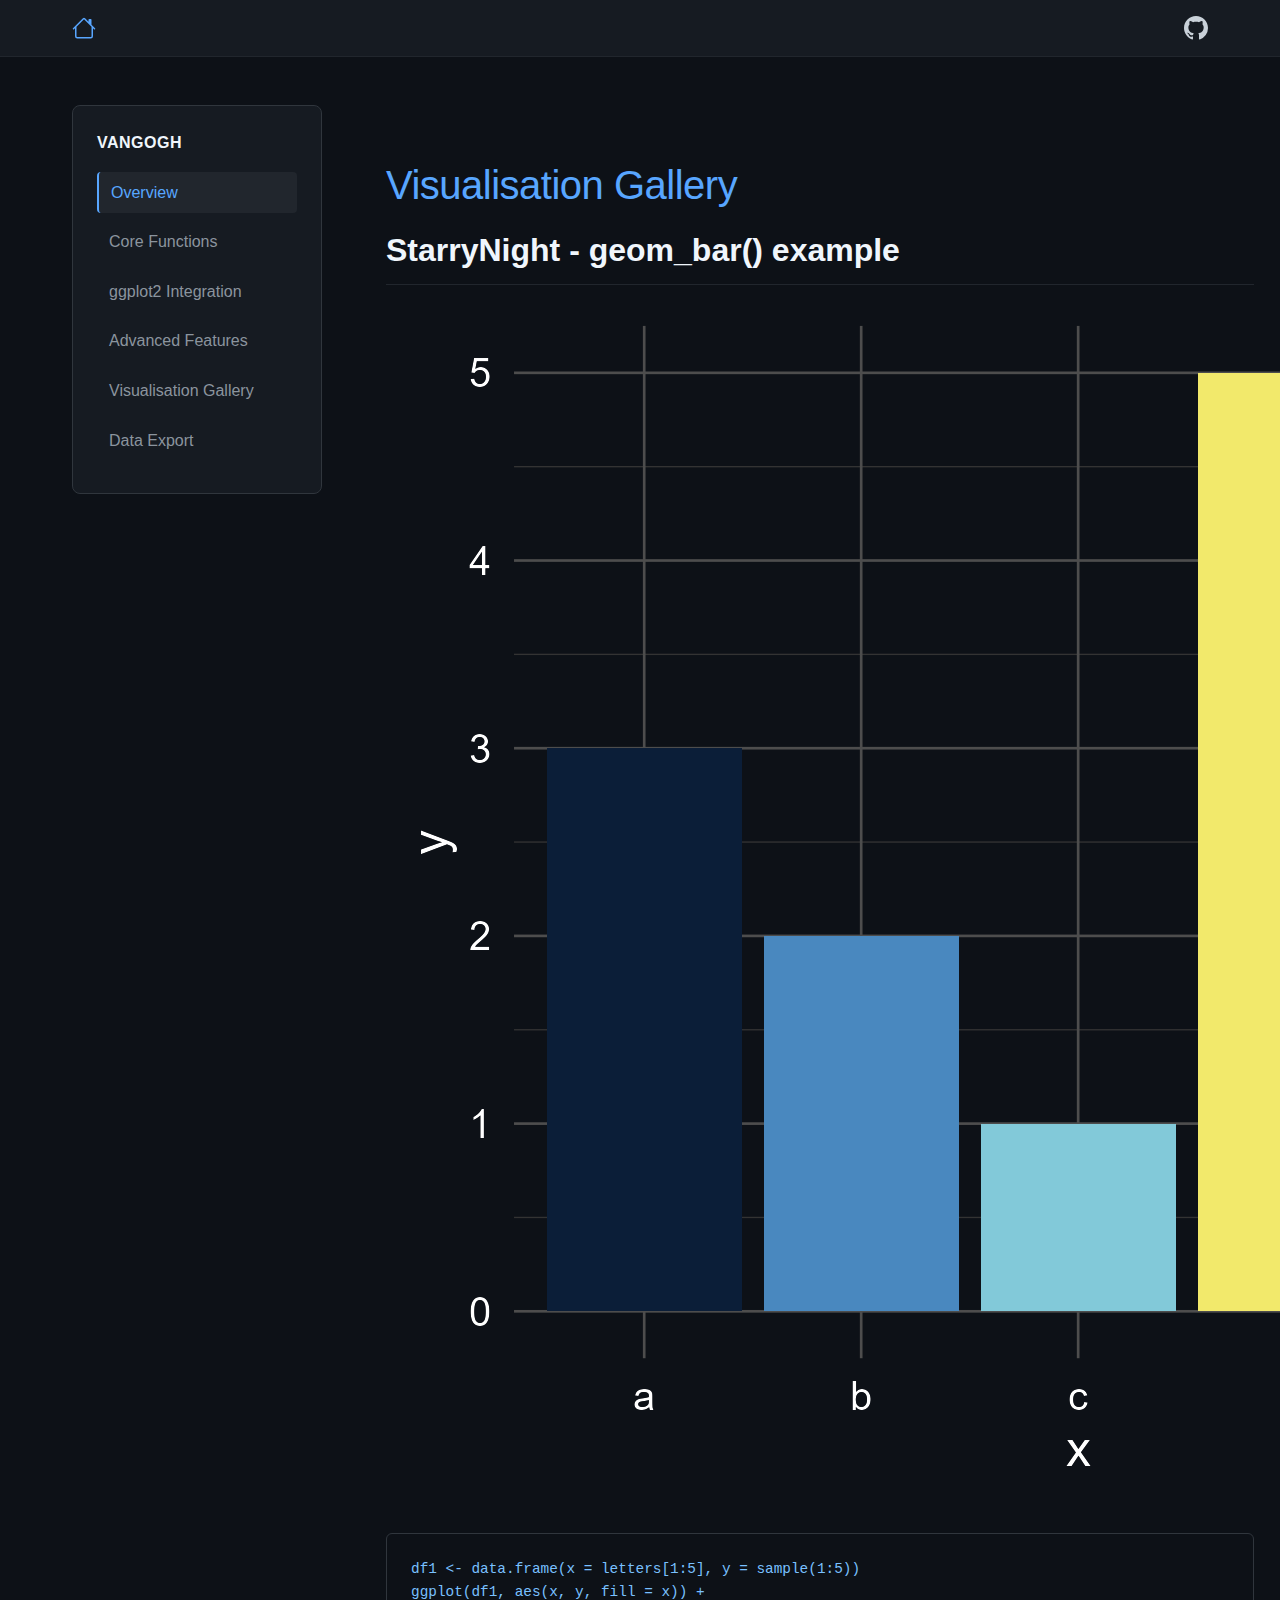
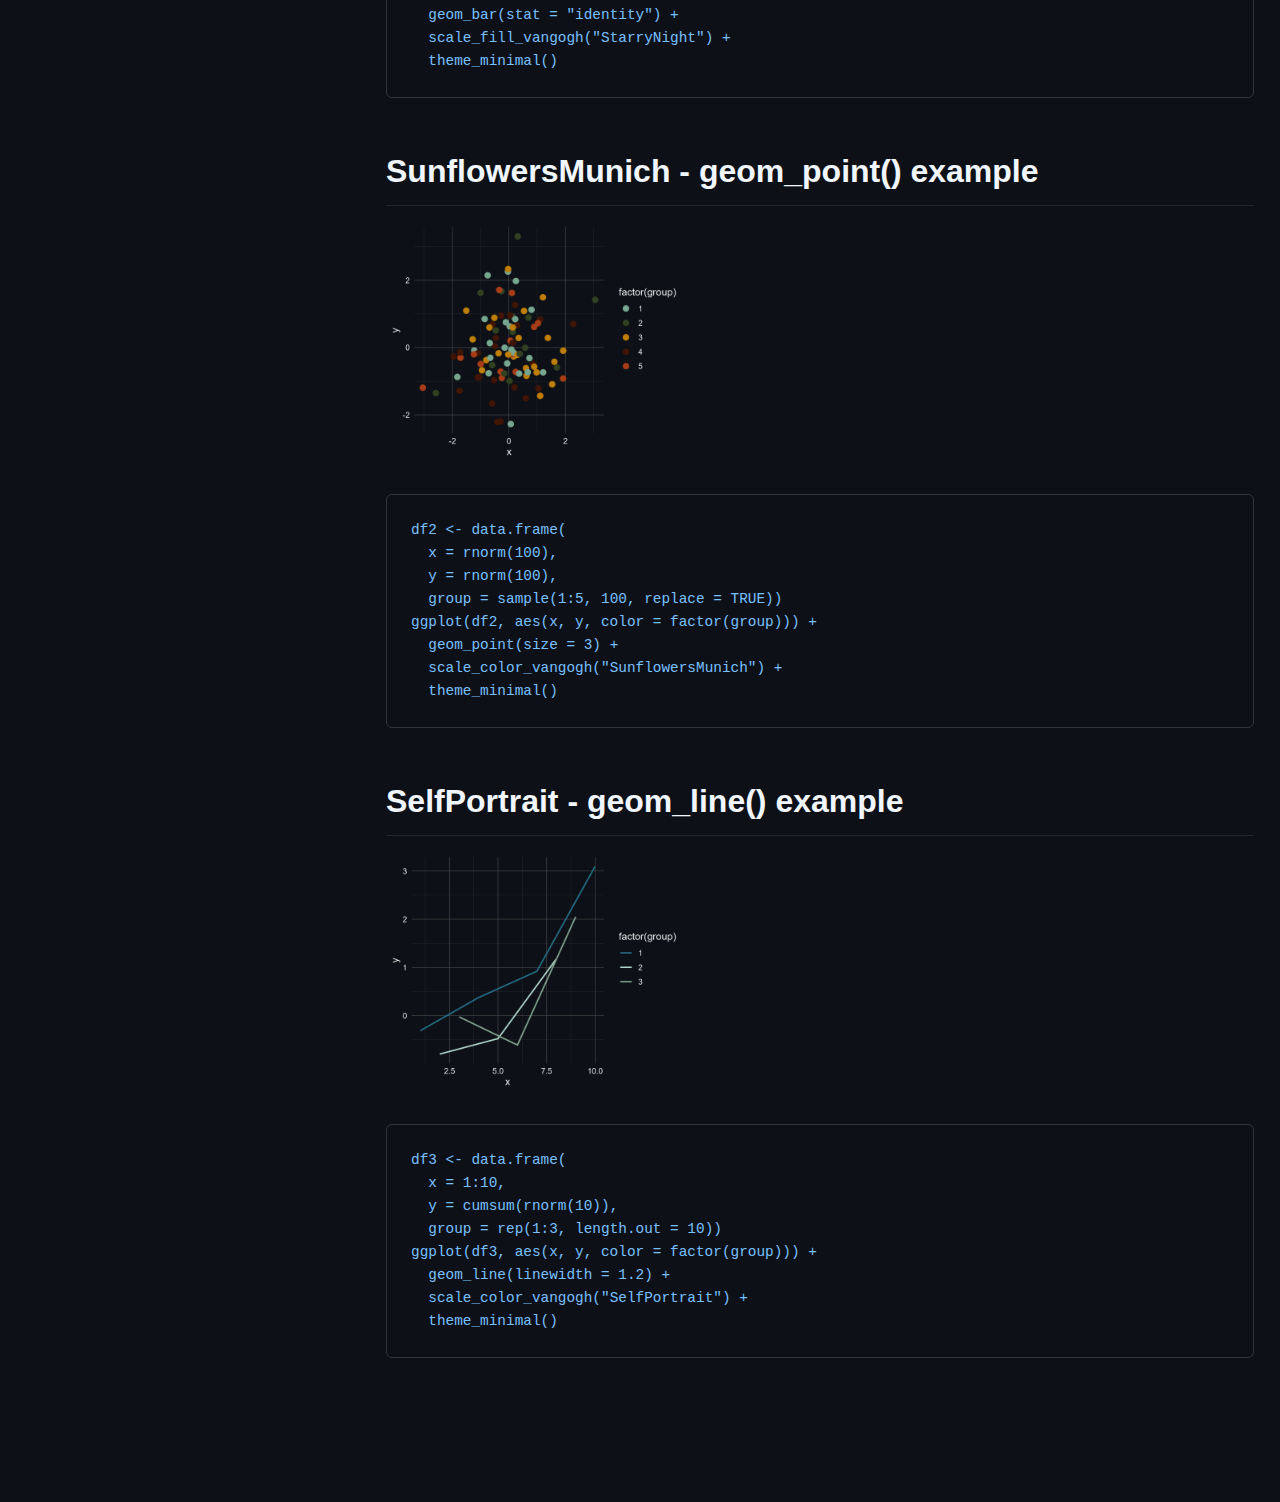
<file: packages/vangogh/gallery.html>
<!DOCTYPE html>
<html lang="en">
<head>
    <meta charset="UTF-8">
    <meta name="viewport" content="width=device-width, initial-scale=1.0">
    <title>Visualisation Gallery - vangogh</title>
    <link rel="stylesheet" href="../../css/style.css">
</head>
<body>
    <nav class="navbar">
        <div class="container">
            <a href="../../index.html" class="nav-brand home-icon">
                <svg height="24" width="24" viewBox="0 0 16 16" fill="currentColor">
                    <path d="M8.707 1.5a1 1 0 0 0-1.414 0L.646 8.146a.5.5 0 0 0 .708.708L2 8.207V13.5A1.5 1.5 0 0 0 3.5 15h9a1.5 1.5 0 0 0 1.5-1.5V8.207l.646.647a.5.5 0 0 0 .708-.708L13 5.793V2.5a.5.5 0 0 0-.5-.5h-1a.5.5 0 0 0-.5.5v1.293L8.707 1.5ZM13 7.207V13.5a.5.5 0 0 1-.5.5h-9a.5.5 0 0 1-.5-.5V7.207l5-5 5 5Z"/>
                </svg>
            </a>
            <div class="nav-links">
                <a href="https://github.com/cherylisabella" target="_blank" class="github-icon">
                    <svg height="24" width="24" viewBox="0 0 16 16" fill="currentColor">
                        <path d="M8 0C3.58 0 0 3.58 0 8c0 3.54 2.29 6.53 5.47 7.59.4.07.55-.17.55-.38 0-.19-.01-.82-.01-1.49-2.01.37-2.53-.49-2.69-.94-.09-.23-.48-.94-.82-1.13-.28-.15-.68-.52-.01-.53.63-.01 1.08.58 1.23.82.72 1.21 1.87.87 2.33.66.07-.52.28-.87.51-1.07-1.78-.2-3.64-.89-3.64-3.95 0-.87.31-1.59.82-2.15-.08-.2-.36-1.02.08-2.12 0 0 .67-.21 2.2.82.64-.18 1.32-.27 2-.27.68 0 1.36.09 2 .27 1.53-1.04 2.2-.82 2.2-.82.44 1.1.16 1.92.08 2.12.51.56.82 1.27.82 2.15 0 3.07-1.87 3.75-3.65 3.95.29.25.54.73.54 1.48 0 1.07-.01 1.93-.01 2.2 0 .21.15.46.55.38A8.013 8.013 0 0016 8c0-4.42-3.58-8-8-8z"></path>
                    </svg>
                </a>
            </div>
        </div>
    </nav>

    <div class="container">
        <div class="doc-layout">
            <aside class="sidebar">
                <nav class="sidebar-nav">
                    <h3>vangogh</h3>
                    <ul>
                        <li><a href="index.html" class="active">Overview</a></li>
                        <li><a href="functions.html">Core Functions</a></li>
                        <li><a href="ggplot2.html">ggplot2 Integration</a></li>
                        <li><a href="analysis.html">Advanced Features</a></li>
                        <li><a href="gallery.html">Visualisation Gallery</a></li>
                        <li><a href="export.html">Data Export</a></li>
                    </ul>
                </nav>
            </aside>

            <main class="doc-content">
                <h1>Visualisation Gallery</h1>

                <section>
                    <h2>StarryNight - geom_bar() example</h2>
                    <img src="https://cherylisabella.github.io/docs2/packages/vangogh/man/figures/barplot_StarryNight.png" />
                    <pre class="code-block">df1 <- data.frame(x = letters[1:5], y = sample(1:5))
ggplot(df1, aes(x, y, fill = x)) +
  geom_bar(stat = "identity") +
  scale_fill_vangogh("StarryNight") +
  theme_minimal()</pre>
                </section>

                <section>
                    <h2>SunflowersMunich - geom_point() example</h2>
                    <img src="/packages/vangogh/man/figures/scatter_SunflowersMunich.png" style="width: 300px;" />
                    <pre class="code-block">df2 <- data.frame(
  x = rnorm(100),
  y = rnorm(100),
  group = sample(1:5, 100, replace = TRUE))
ggplot(df2, aes(x, y, color = factor(group))) +
  geom_point(size = 3) +
  scale_color_vangogh("SunflowersMunich") +
  theme_minimal()</pre>
                </section>

                <section>
                    <h2>SelfPortrait - geom_line() example</h2>
                    <img src="/packages/vangogh/man/figures/line_SelfPortrait.png" style="width: 300px;" />
                    <pre class="code-block">df3 <- data.frame(
  x = 1:10,
  y = cumsum(rnorm(10)),
  group = rep(1:3, length.out = 10))
ggplot(df3, aes(x, y, color = factor(group))) +
  geom_line(linewidth = 1.2) +
  scale_color_vangogh("SelfPortrait") +
  theme_minimal()</pre>
                </section>
            </main>
        </div>
    </div>
</body>
</html>
</file>
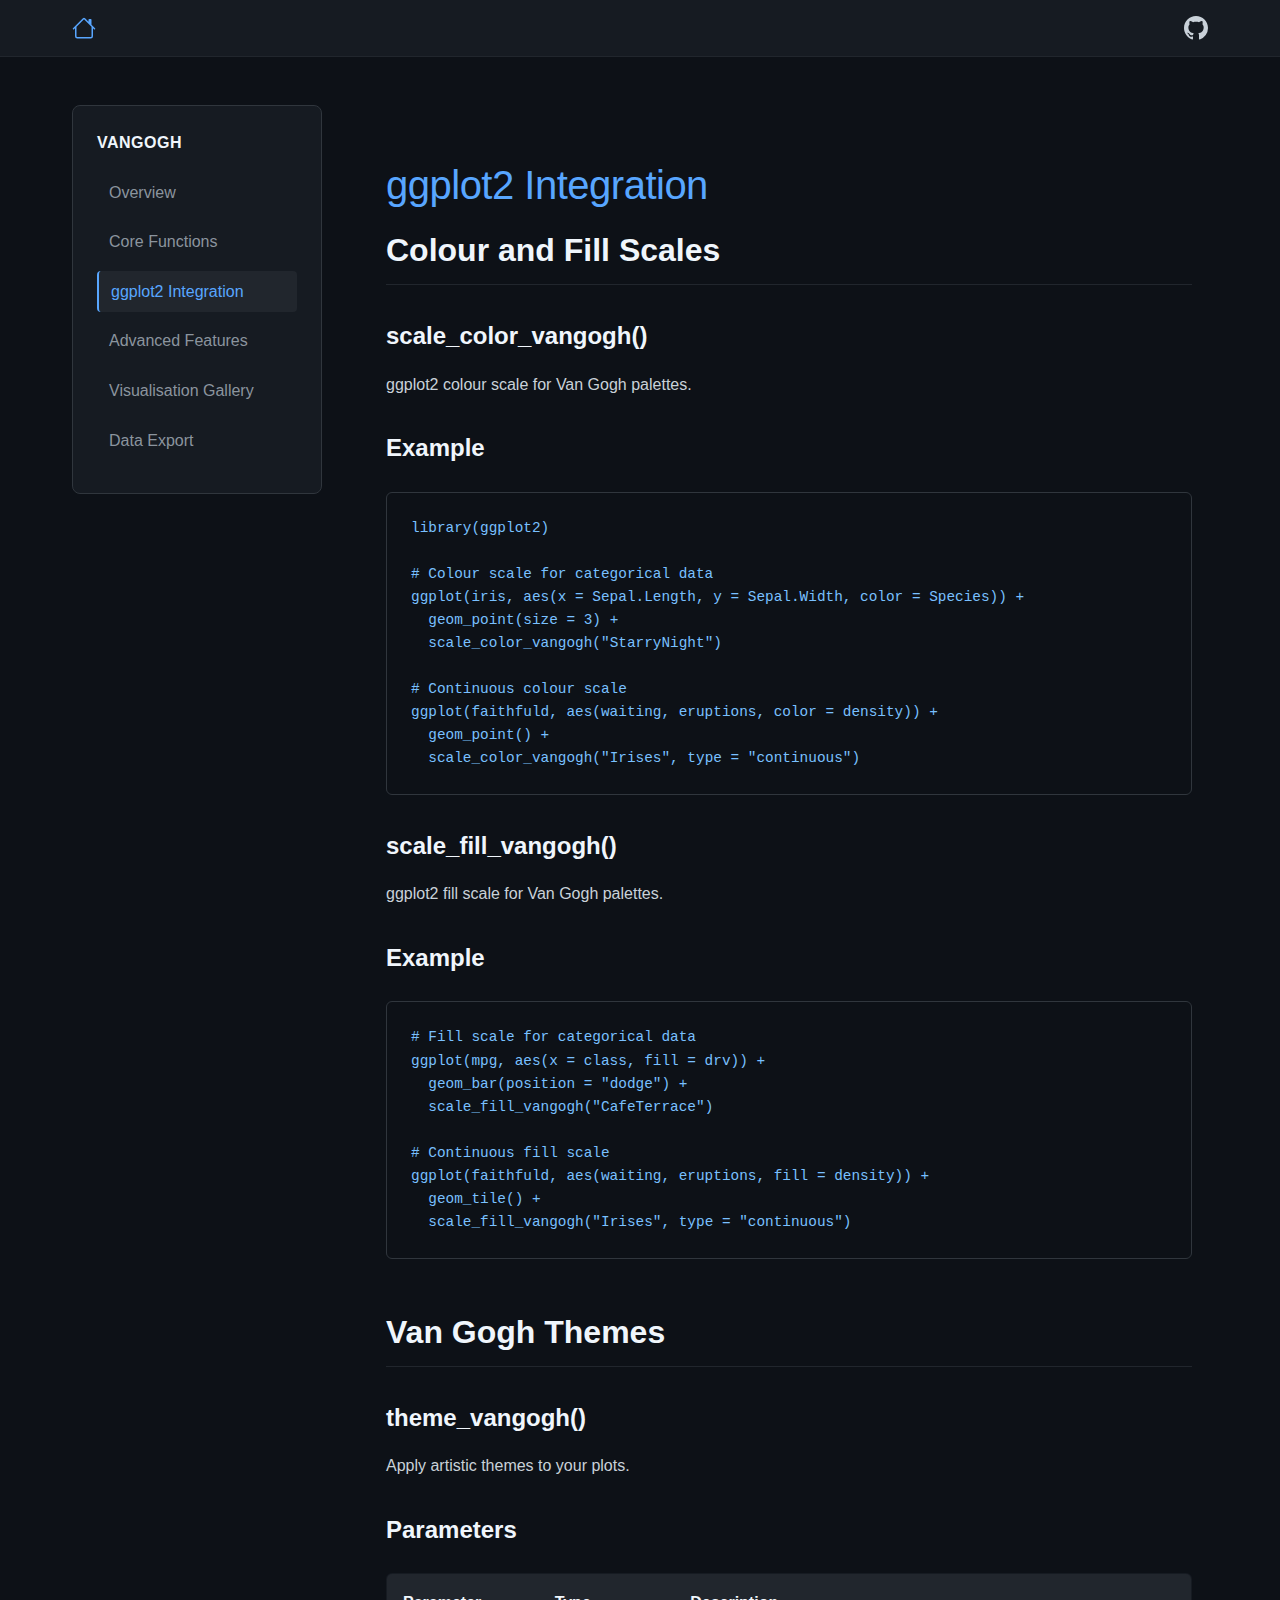
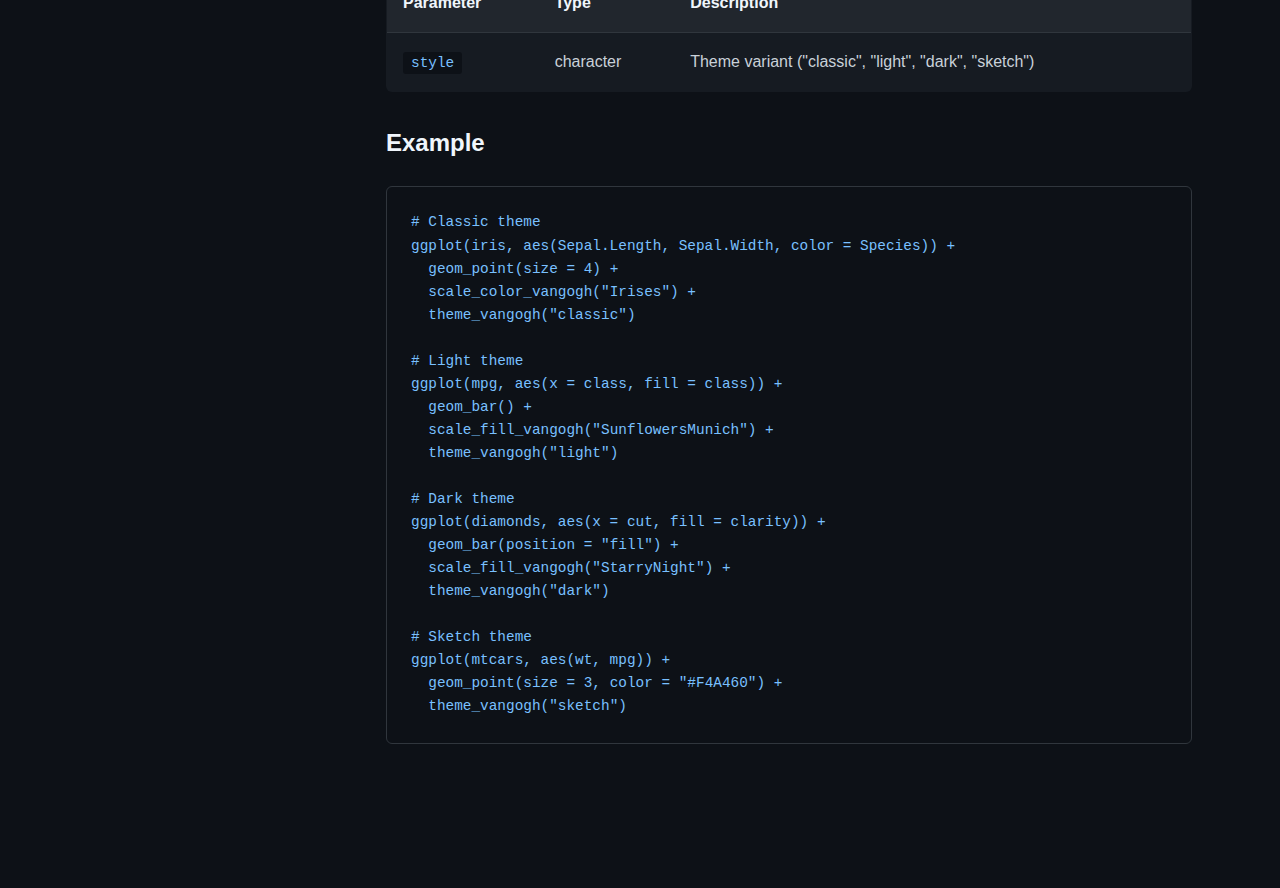
<file: packages/vangogh/ggplot2.html>
<!DOCTYPE html>
<html lang="en">
<head>
    <meta charset="UTF-8">
    <meta name="viewport" content="width=device-width, initial-scale=1.0">
    <title>ggplot2 Integration - vangogh</title>
    <link rel="stylesheet" href="../../css/style.css">
</head>
<body>
    <nav class="navbar">
        <div class="container">
            <a href="../../index.html" class="nav-brand home-icon">
                <svg height="24" width="24" viewBox="0 0 16 16" fill="currentColor">
                    <path d="M8.707 1.5a1 1 0 0 0-1.414 0L.646 8.146a.5.5 0 0 0 .708.708L2 8.207V13.5A1.5 1.5 0 0 0 3.5 15h9a1.5 1.5 0 0 0 1.5-1.5V8.207l.646.647a.5.5 0 0 0 .708-.708L13 5.793V2.5a.5.5 0 0 0-.5-.5h-1a.5.5 0 0 0-.5.5v1.293L8.707 1.5ZM13 7.207V13.5a.5.5 0 0 1-.5.5h-9a.5.5 0 0 1-.5-.5V7.207l5-5 5 5Z"/>
                </svg>
            </a>
            <div class="nav-links">
                <a href="https://github.com/cherylisabella" target="_blank" class="github-icon">
                    <svg height="24" width="24" viewBox="0 0 16 16" fill="currentColor">
                        <path d="M8 0C3.58 0 0 3.58 0 8c0 3.54 2.29 6.53 5.47 7.59.4.07.55-.17.55-.38 0-.19-.01-.82-.01-1.49-2.01.37-2.53-.49-2.69-.94-.09-.23-.48-.94-.82-1.13-.28-.15-.68-.52-.01-.53.63-.01 1.08.58 1.23.82.72 1.21 1.87.87 2.33.66.07-.52.28-.87.51-1.07-1.78-.2-3.64-.89-3.64-3.95 0-.87.31-1.59.82-2.15-.08-.2-.36-1.02.08-2.12 0 0 .67-.21 2.2.82.64-.18 1.32-.27 2-.27.68 0 1.36.09 2 .27 1.53-1.04 2.2-.82 2.2-.82.44 1.1.16 1.92.08 2.12.51.56.82 1.27.82 2.15 0 3.07-1.87 3.75-3.65 3.95.29.25.54.73.54 1.48 0 1.07-.01 1.93-.01 2.2 0 .21.15.46.55.38A8.013 8.013 0 0016 8c0-4.42-3.58-8-8-8z"></path>
                    </svg>
                </a>
            </div>
        </div>
    </nav>

    <div class="container">
        <div class="doc-layout">
            <aside class="sidebar">
                <nav class="sidebar-nav">
                    <h3>vangogh</h3>
                    <ul>
                      <li><a href="index.html">Overview</a></li>
                      <li><a href="functions.html">Core Functions</a></li>
                      <li><a href="ggplot2.html" class="active">ggplot2 Integration</a></li>
                      <li><a href="analysis.html">Advanced Features</a></li>
                      <li><a href="gallery.html">Visualisation Gallery</a></li>
                      <li><a href="export.html">Data Export</a></li>
                    </ul>
                </nav>
            </aside>

            <main class="doc-content">
                <h1>ggplot2 Integration</h1>

                <section>
                    <h2>Colour and Fill Scales</h2>

                    <h3>scale_color_vangogh()</h3>
                    <p>ggplot2 colour scale for Van Gogh palettes.</p>

                    <h3>Example</h3>
                    <pre class="code-block">library(ggplot2)

# Colour scale for categorical data
ggplot(iris, aes(x = Sepal.Length, y = Sepal.Width, color = Species)) +
  geom_point(size = 3) +
  scale_color_vangogh("StarryNight")

# Continuous colour scale
ggplot(faithfuld, aes(waiting, eruptions, color = density)) +
  geom_point() +
  scale_color_vangogh("Irises", type = "continuous")</pre>

                    <h3>scale_fill_vangogh()</h3>
                    <p>ggplot2 fill scale for Van Gogh palettes.</p>

                    <h3>Example</h3>
                    <pre class="code-block"># Fill scale for categorical data
ggplot(mpg, aes(x = class, fill = drv)) +
  geom_bar(position = "dodge") +
  scale_fill_vangogh("CafeTerrace")

# Continuous fill scale
ggplot(faithfuld, aes(waiting, eruptions, fill = density)) +
  geom_tile() +
  scale_fill_vangogh("Irises", type = "continuous")</pre>
                </section>

                <section>
                    <h2>Van Gogh Themes</h2>

                    <h3>theme_vangogh()</h3>
                    <p>Apply artistic themes to your plots.</p>

                    <h3>Parameters</h3>
                    <table class="function-table">
                        <thead>
                            <tr>
                                <th>Parameter</th>
                                <th>Type</th>
                                <th>Description</th>
                            </tr>
                        </thead>
                        <tbody>
                            <tr><td><code>style</code></td><td>character</td><td>Theme variant ("classic", "light", "dark", "sketch")</td></tr>
                        </tbody>
                    </table>

                    <h3>Example</h3>
                    <pre class="code-block"># Classic theme
ggplot(iris, aes(Sepal.Length, Sepal.Width, color = Species)) +
  geom_point(size = 4) +
  scale_color_vangogh("Irises") +
  theme_vangogh("classic")

# Light theme
ggplot(mpg, aes(x = class, fill = class)) +
  geom_bar() +
  scale_fill_vangogh("SunflowersMunich") +
  theme_vangogh("light")

# Dark theme
ggplot(diamonds, aes(x = cut, fill = clarity)) +
  geom_bar(position = "fill") +
  scale_fill_vangogh("StarryNight") +
  theme_vangogh("dark")

# Sketch theme
ggplot(mtcars, aes(wt, mpg)) +
  geom_point(size = 3, color = "#F4A460") +
  theme_vangogh("sketch")</pre>
                </section>

            </main>
        </div>
    </div>
</body>
</html>
</file>
<file: css/style.css>
* {
    margin: 0;
    padding: 0;
    box-sizing: border-box;
}

body {
    font-family: -apple-system, BlinkMacSystemFont, 'Segoe UI', 'Roboto', 'Helvetica', 'Arial', sans-serif;
    background: #0d1117;
    color: #c9d1d9;
    line-height: 1.6;
}

/* Navigation */
.navbar {
    background: #161b22;
    border-bottom: 1px solid #21262d;
    padding: 1rem 0;
    position: sticky;
    top: 0;
    z-index: 100;
}

.navbar .container {
    display: flex;
    justify-content: space-between;
    align-items: center;
}

.nav-brand {
    font-size: 1.3rem;
    font-weight: 600;
    color: #58a6ff;
    text-decoration: none;
    display: flex;
    align-items: center;
}

.home-icon {
    transition: transform 0.2s ease;
}

.home-icon:hover {
    transform: scale(1.1);
}

.nav-links {
    display: flex;
    gap: 2rem;
    align-items: center;
}

.nav-links a {
    color: #c9d1d9;
    text-decoration: none;
    font-size: 0.95rem;
    transition: color 0.2s ease;
    display: flex;
    align-items: center;
}

.nav-links a:hover,
.nav-links a.active {
    color: #58a6ff;
}

.github-icon {
    display: flex;
    align-items: center;
}

.github-icon svg {
    transition: transform 0.2s ease;
}

.github-icon:hover svg {
    transform: scale(1.1);
}

/* Container */
.container {
    max-width: 1200px;
    margin: 0 auto;
    padding: 0 2rem;
}

/* Header */
header {
    text-align: center;
    padding: 3rem 0 2rem;
    border-bottom: 1px solid #21262d;
}

h1 {
    font-size: 2.5rem;
    font-weight: 300;
    color: #58a6ff;
    margin-bottom: 0.5rem;
    letter-spacing: -0.5px;
}

.subtitle {
    font-size: 1.1rem;
    color: #8b949e;
    font-weight: 300;
}

/* Packages Grid */
.packages {
    display: grid;
    gap: 3rem;
    margin: 4rem 0;
}

.packages-compact {
    gap: 2rem;
    margin: 3rem 0;
}

.package {
    background: #161b22;
    border: 1px solid #30363d;
    border-radius: 8px;
    padding: 2.5rem;
    transition: all 0.3s ease;
}

.package-compact {
    padding: 1.5rem;
}

.package:hover {
    border-color: #58a6ff;
    box-shadow: 0 8px 24px rgba(88, 166, 255, 0.1);
    transform: translateY(-2px);
}

.package-header {
    display: flex;
    align-items: center;
    gap: 1rem;
    margin-bottom: 1.5rem;
}

.package-header-compact {
    margin-bottom: 1rem;
}

.title-row {
    display: flex;
    align-items: center;
    gap: 0.75rem;
    margin-bottom: 0.75rem;
}

.package-icon {
    font-size: 1.5rem;
}

.package-title {
    font-size: 1.75rem;
    font-weight: 600;
    color: #f0f6fc;
}

/* Badges */
.badges {
    display: flex;
    flex-wrap: wrap;
    gap: 0.4rem;
    margin-bottom: 0.5rem;
}

.badges img {
    height: 20px;
    vertical-align: middle;
}

.badges a {
    line-height: 0;
}

.cran-date {
    font-size: 0.85rem;
    color: #8b949e;
    font-style: italic;
    margin-top: 0.5rem;
}

.package-description {
    font-size: 1.1rem;
    color: #8b949e;
    margin-bottom: 2rem;
    line-height: 1.7;
}

.package-description-compact {
    font-size: 0.95rem;
    color: #c9d1d9;
    margin: 1rem 0;
    line-height: 1.6;
}

.package-description-compact strong {
    color: #f0f6fc;
}

.package h3 {
    font-size: 1.2rem;
    color: #f0f6fc;
    margin: 1.5rem 0 1rem;
}

/* Features List */
.features {
    list-style: none;
    margin: 2rem 0;
}

.features li {
    padding: 0.6rem 0;
    color: #c9d1d9;
    position: relative;
    padding-left: 1.5rem;
}

.features li:before {
    content: "▹";
    position: absolute;
    left: 0;
    color: #58a6ff;
    font-weight: bold;
}

/* Tags */
.tags {
    margin: 1.5rem 0;
}

.tag {
    display: inline-block;
    padding: 0.25rem 0.75rem;
    background: #1f6feb;
    color: #fff;
    border-radius: 12px;
    font-size: 0.85rem;
    margin-right: 0.5rem;
    margin-bottom: 0.5rem;
}

/* Code Block */
.code-block {
    background: #0d1117;
    border: 1px solid #30363d;
    border-radius: 6px;
    padding: 1.5rem;
    margin: 1.5rem 0;
    font-family: 'Courier New', monospace;
    font-size: 0.9rem;
    color: #79c0ff;
    overflow-x: auto;
}

pre.code-block {
    white-space: pre-wrap;
    word-wrap: break-word;
}

/* Buttons */
.buttons {
    display: flex;
    gap: 0.75rem;
    margin-top: 1.25rem;
    flex-wrap: wrap;
}

.btn {
    display: inline-flex;
    align-items: center;
    gap: 0.5rem;
    padding: 0.75rem 1.5rem;
    background: #21262d;
    color: #c9d1d9;
    text-decoration: none;
    border: 1px solid #30363d;
    border-radius: 6px;
    font-size: 0.95rem;
    transition: all 0.2s ease;
}

.btn-sm {
    padding: 0.5rem 1rem;
    font-size: 0.875rem;
}

.btn:hover {
    background: #30363d;
    border-color: #58a6ff;
    color: #58a6ff;
}

.btn-primary {
    background: #238636;
    border-color: #238636;
    color: #fff;
}

.btn-primary:hover {
    background: #2ea043;
    border-color: #2ea043;
    color: #fff;
}

/* Sidebar Navigation */
.doc-layout {
    display: grid;
    grid-template-columns: 250px 1fr;
    gap: 3rem;
    margin: 3rem 0;
}

.sidebar {
    position: sticky;
    top: 80px;
    height: fit-content;
}

.sidebar-nav {
    background: #161b22;
    border: 1px solid #30363d;
    border-radius: 8px;
    padding: 1.5rem;
}

.sidebar-nav h3 {
    font-size: 1rem;
    color: #f0f6fc;
    margin-bottom: 1rem;
    text-transform: uppercase;
    letter-spacing: 0.5px;
}

.sidebar-nav ul {
    list-style: none;
}

.sidebar-nav li {
    margin-bottom: 0.5rem;
}

.sidebar-nav a {
    display: block;
    padding: 0.5rem 0.75rem;
    color: #8b949e;
    text-decoration: none;
    border-radius: 4px;
    transition: all 0.2s ease;
}

.sidebar-nav a:hover {
    background: #21262d;
    color: #58a6ff;
}

.sidebar-nav a.active {
    background: #21262d;
    color: #58a6ff;
    border-left: 2px solid #58a6ff;
}

/* Documentation Page Styles */
.doc-page {
    padding-bottom: 4rem;
}

.doc-header {
    text-align: center;
    padding: 3rem 0 2rem;
    border-bottom: 1px solid #21262d;
}

.doc-header h1 {
    font-size: 3.5rem;
    margin-bottom: 1rem;
}

.doc-subtitle {
    font-size: 1.3rem;
    color: #8b949e;
    margin-bottom: 1.5rem;
}

.doc-badges {
    display: flex;
    gap: 1rem;
    justify-content: center;
    margin-top: 1.5rem;
}

.badge {
    display: inline-block;
    padding: 0.4rem 1rem;
    background: #21262d;
    color: #58a6ff;
    text-decoration: none;
    border: 1px solid #30363d;
    border-radius: 6px;
    font-size: 0.9rem;
    transition: all 0.2s ease;
}

.badge:hover {
    background: #30363d;
    border-color: #58a6ff;
}

.doc-content {
    max-width: 900px;
    padding: 3rem 1rem;
}

.doc-content section {
    margin-bottom: 3rem;
}

.doc-content h2 {
    font-size: 2rem;
    color: #f0f6fc;
    margin-bottom: 1rem;
    padding-bottom: 0.5rem;
    border-bottom: 1px solid #21262d;
}

.doc-content h3 {
    font-size: 1.5rem;
    color: #f0f6fc;
    margin: 2rem 0 1rem;
}

.doc-content h4 {
    font-size: 1.2rem;
    color: #f0f6fc;
    margin: 1.5rem 0 0.75rem;
}

.doc-content p {
    margin-bottom: 1rem;
    color: #c9d1d9;
}

.doc-content a {
    color: #58a6ff;
    text-decoration: none;
}

.doc-content a:hover {
    text-decoration: underline;
}

.doc-content ul {
    margin: 1rem 0;
}

.doc-content code {
    background: #161b22;
    padding: 0.2rem 0.4rem;
    border-radius: 3px;
    font-family: 'Courier New', monospace;
    font-size: 0.9em;
    color: #79c0ff;
}

/* Function Reference Table */
.function-table {
    width: 100%;
    border-collapse: collapse;
    margin: 1.5rem 0;
    background: #161b22;
    border: 1px solid #30363d;
    border-radius: 6px;
    overflow: hidden;
}

.function-table thead {
    background: #21262d;
}

.function-table th {
    padding: 1rem;
    text-align: left;
    font-weight: 600;
    color: #f0f6fc;
    border-bottom: 1px solid #30363d;
}

.function-table td {
    padding: 1rem;
    border-bottom: 1px solid #30363d;
}

.function-table tbody tr:last-child td {
    border-bottom: none;
}

.function-table tbody tr:hover {
    background: #0d1117;
}

.function-table code {
    background: #0d1117;
    padding: 0.2rem 0.5rem;
    border-radius: 3px;
    color: #79c0ff;
}

/* Breadcrumb */
.breadcrumb {
    padding: 1rem 0;
    color: #8b949e;
    font-size: 0.9rem;
}

.breadcrumb a {
    color: #58a6ff;
    text-decoration: none;
}

.breadcrumb a:hover {
    text-decoration: underline;
}

.breadcrumb span {
    margin: 0 0.5rem;
}

/* Responsive Design */
@media (max-width: 968px) {
    .doc-layout {
        grid-template-columns: 1fr;
    }

    .sidebar {
        position: relative;
        top: 0;
    }
}

@media (max-width: 768px) {
    h1 {
        font-size: 2rem;
    }

    .doc-header h1 {
        font-size: 2.5rem;
    }

    .nav-links {
        gap: 1rem;
    }

    .package {
        padding: 1.5rem;
    }

    .package-compact {
        padding: 1.25rem;
    }

    .badges {
        gap: 0.3rem;
    }

    .badges img {
        height: 18px;
    }

    .buttons {
        flex-direction: column;
    }

    .btn {
        justify-content: center;
    }

    .container {
        padding: 0 1rem;
    }

    .doc-content {
        padding: 2rem 0.5rem;
    }

    .function-table {
        font-size: 0.9rem;
    }

    .function-table th,
    .function-table td {
        padding: 0.75rem;
    }
}

@media (max-width: 480px) {
    .navbar .container {
        flex-direction: row;
    }

    .nav-links {
        flex-wrap: wrap;
    }

    .package-title {
        font-size: 1.5rem;
    }

    .package-icon {
        font-size: 1.25rem;
    }
}
</file>
